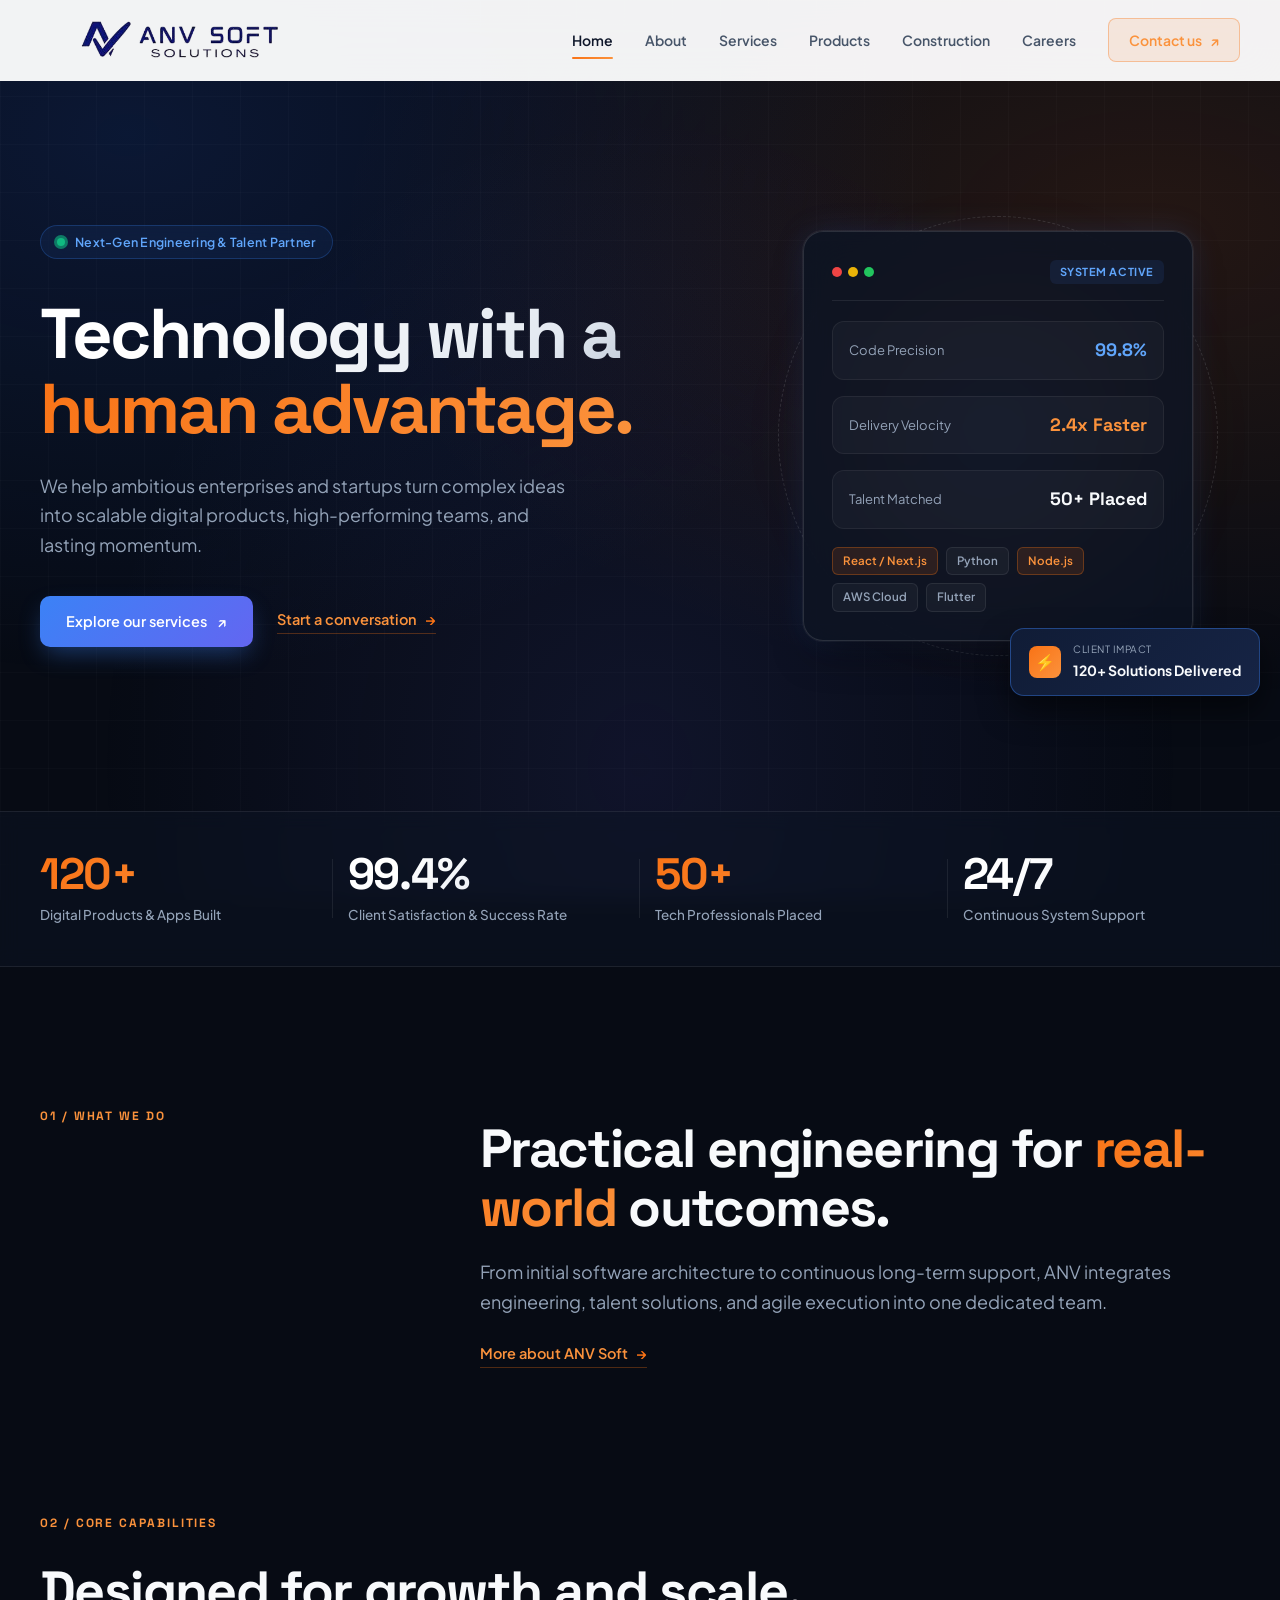
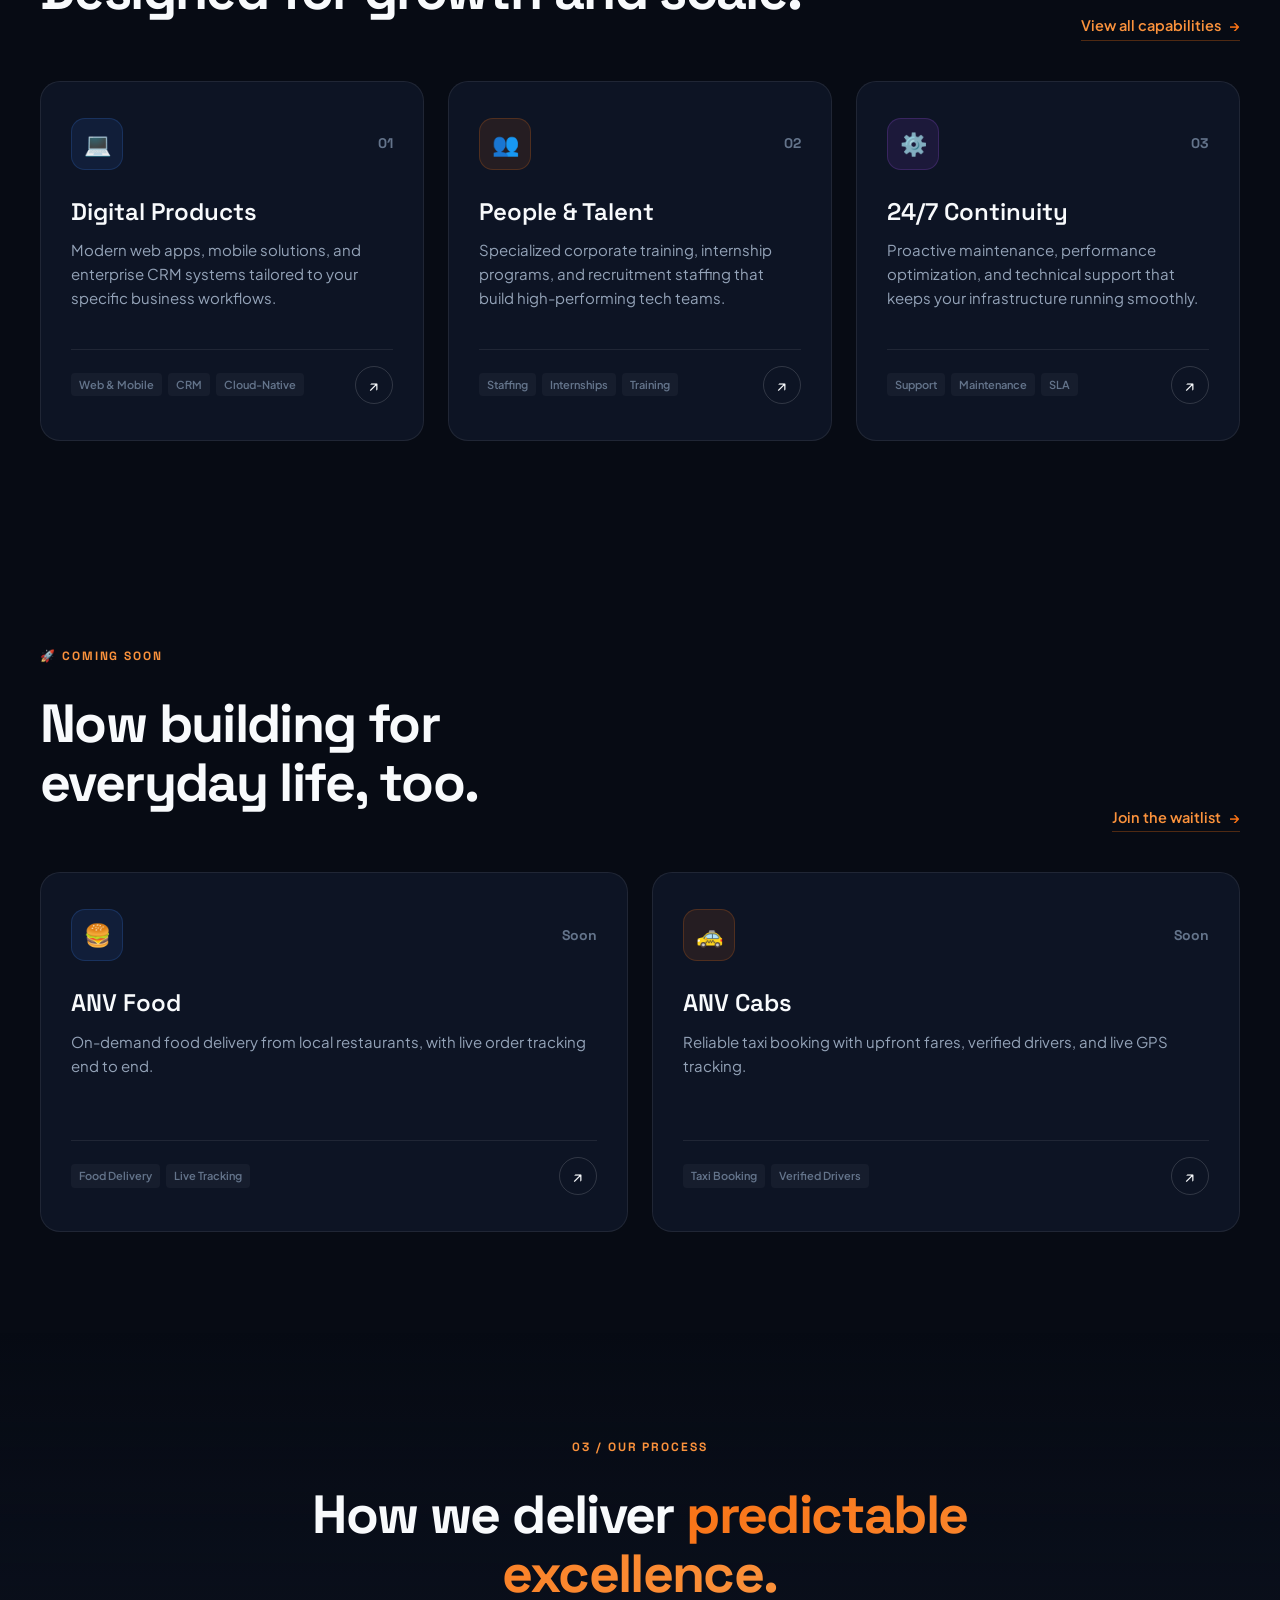
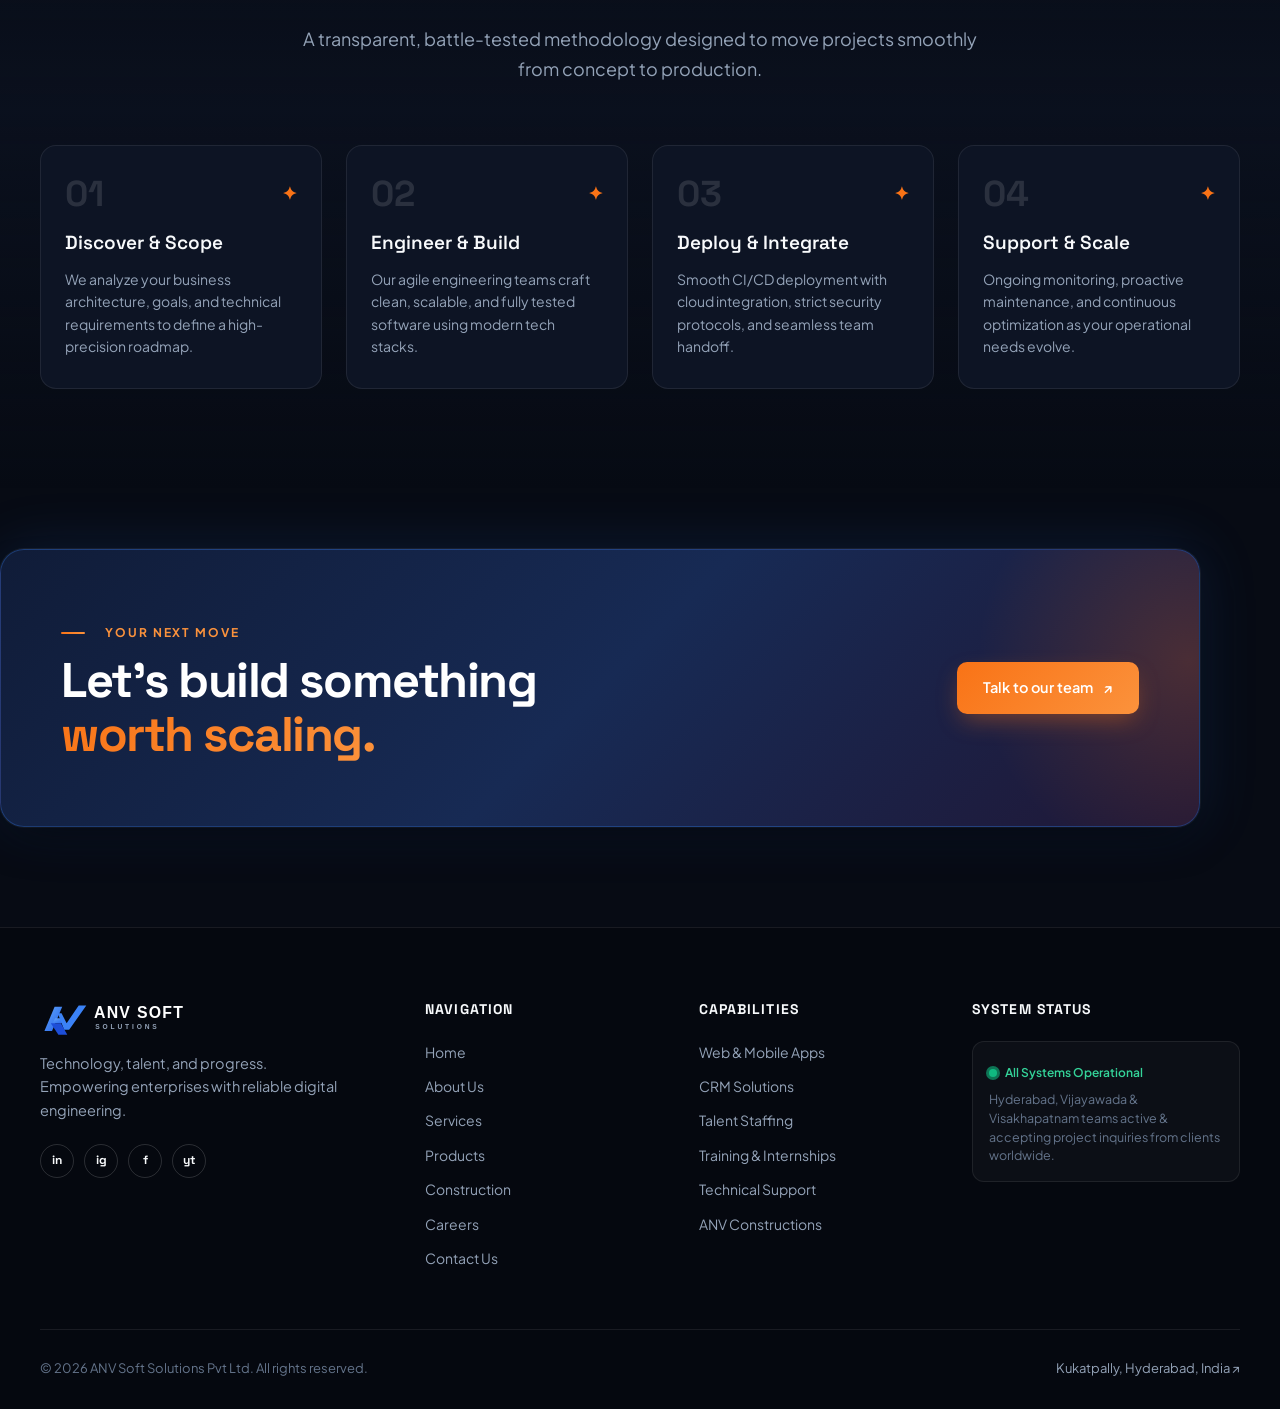
<file: index.html>
<!doctype html>
<html lang="en">
<head>
  <meta charset="UTF-8">
  <meta name="viewport" content="width=device-width, initial-scale=1.0">
  <meta name="description" content="ANV Soft Solutions delivers software, mobile apps, CRM, staffing & 24/7 support from Hyderabad, Vijayawada & Visakhapatnam for clients worldwide.">
  <meta name="keywords" content="software development company Hyderabad, software company Vijayawada, software company Visakhapatnam, web and mobile app development, CRM solutions, technology staffing, IT training and internships, construction and building design AutoCAD, remote software development team">
  <meta name="robots" content="index, follow, max-image-preview:large">
  <meta name="author" content="ANV Soft Solutions Pvt Ltd">
  <link rel="canonical" href="https://www.anvsoftsolutions.com/">
  <meta property="og:type" content="website">
  <meta property="og:url" content="https://www.anvsoftsolutions.com/">
  <meta property="og:locale" content="en_US">
  <meta property="og:title" content="ANV Soft Solutions | Technology that moves business forward">
  <meta property="og:description" content="Enterprise software development, technology staffing, professional training, construction & building design, and technical support for clients worldwide.">
  <meta property="og:site_name" content="ANV Soft Solutions">
  <meta property="og:image" content="https://www.anvsoftsolutions.com/images/logo.jpg">
  <meta name="twitter:card" content="summary">
  <meta name="twitter:title" content="ANV Soft Solutions | Technology that moves business forward">
  <meta name="twitter:description" content="Software development, staffing, training, and technical support for clients in India and worldwide.">
  <title>ANV Soft Solutions | Technology that moves business forward</title>
  <link rel="preconnect" href="https://fonts.googleapis.com">
  <link rel="preconnect" href="https://fonts.gstatic.com" crossorigin>
  <link href="https://fonts.googleapis.com/css2?family=Plus+Jakarta+Sans:wght@300;400;500;600;700;800&family=Space+Grotesk:wght@500;600;700&display=swap" rel="stylesheet">
  <link rel="stylesheet" href="css/style.css">
  <link rel="icon" type="image/svg+xml" href="images/icon.svg">
  <link rel="icon" type="image/png" sizes="32x32" href="images/favicon-32x32.png">
  <link rel="icon" type="image/png" sizes="16x16" href="images/favicon-16x16.png">
  <link rel="apple-touch-icon" sizes="180x180" href="images/apple-touch-icon.png">
  <link rel="manifest" href="site.webmanifest">
  <meta name="theme-color" content="#1d4ed8">
  <script type="application/ld+json">
  {
    "@context": "https://schema.org",
    "@type": "ProfessionalService",
    "name": "ANV Soft Solutions Pvt Ltd",
    "description": "Software development, technology staffing, professional training, and technical support from Hyderabad, Vijayawada, and Visakhapatnam.",
    "telephone": "+91-81216-01057",
    "email": "info@anvsoftsolutions.com",
    "contactPoint": {
      "@type": "ContactPoint",
      "contactType": "customer support",
      "email": "support@anvsoftsolutions.com",
      "telephone": "+91-81216-01057"
    },
    "areaServed": ["Hyderabad, Telangana, India", "Vijayawada, Andhra Pradesh, India", "Visakhapatnam, Andhra Pradesh, India", "India", "Worldwide"],
    "address": {
      "@type": "PostalAddress",
      "streetAddress": "5th Floor, Rajashekara Enclave, Metro Station JNTU College, Phase 2, Road Number 14/2, Dharma Reddy Colony Phase II, Kukatpally",
      "addressLocality": "Hyderabad",
      "addressRegion": "Telangana",
      "postalCode": "500085",
      "addressCountry": "IN"
    },
    "url": "https://www.anvsoftsolutions.com/",
    "image": "https://www.anvsoftsolutions.com/images/logo.jpg",
    "hasOfferCatalog": {
      "@type": "OfferCatalog",
      "name": "ANV Soft Solutions services",
      "itemListElement": [
        {"@type": "Offer", "itemOffered": {"@type": "Service", "name": "Web development"}},
        {"@type": "Offer", "itemOffered": {"@type": "Service", "name": "Mobile app development"}},
        {"@type": "Offer", "itemOffered": {"@type": "Service", "name": "CRM solutions"}},
        {"@type": "Offer", "itemOffered": {"@type": "Service", "name": "Software development"}},
        {"@type": "Offer", "itemOffered": {"@type": "Service", "name": "Technology staffing and training"}},
        {"@type": "Offer", "itemOffered": {"@type": "Service", "name": "Construction and building design (AutoCAD)"}}
      ]
    }
  }
  </script>
</head>
<body>

  <!-- Sticky Site Header -->
  <header class="site-header">
    <div class="container nav-wrap">
      <a class="brand" href="./" aria-label="ANV Soft Solutions Home">
        <img src="images/anv.jpg" alt="ANV Soft Solutions Logo" class="brand-logo-img" style="height: 80px; width: auto;" />
      </a>
      
      <button class="menu-toggle" aria-label="Toggle Navigation" aria-expanded="false">
        <span></span>
        <span></span>
        <span></span>
      </button>

      <nav class="main-nav">
        <a class="active" href="./">Home</a>
        <a href="about/">About</a>
        <a href="services/">Services</a>
        <a href="products/">Products</a>
        <a href="construction/">Construction</a>
        <a href="careers/">Careers</a>
        <a class="nav-contact" href="contact/">Contact us <span>↗</span></a>
      </nav>
    </div>
  </header>

  <main>
    <!-- Hero Section -->
    <section class="hero container">
      <div class="hero-copy reveal">
        <div class="badge-pill">
          <span class="pulse-dot"></span>
          <span>Next-Gen Engineering & Talent Partner</span>
        </div>
        <h1>Technology with a<br><em>human advantage.</em></h1>
        <p class="hero-text">We help ambitious enterprises and startups turn complex ideas into scalable digital products, high-performing teams, and lasting momentum.</p>
        
        <div class="hero-actions">
          <a class="button button-primary" href="services/">Explore our services <span>↗</span></a>
          <a class="text-link" href="contact/">Start a conversation <span>→</span></a>
        </div>
      </div>

      <!-- Hero Visual Interactive Canvas -->
      <div class="hero-art reveal delay-1">
        <div class="art-glow-core"></div>
        <div class="orbit-ring orbit-1"></div>
        <div class="orbit-ring orbit-2"></div>

        <!-- Glass Terminal Card -->
        <div class="art-main-card">
          <div class="art-card-header">
            <div class="art-card-dots">
              <span></span><span></span><span></span>
            </div>
            <span class="art-card-tag">SYSTEM ACTIVE</span>
          </div>

          <div class="art-stat-row">
            <div class="art-stat-item">
              <span class="art-stat-label">Code Precision</span>
              <span class="art-stat-val accent-blue">99.8%</span>
            </div>
            <div class="art-stat-item">
              <span class="art-stat-label">Delivery Velocity</span>
              <span class="art-stat-val accent-orange">2.4x Faster</span>
            </div>
            <div class="art-stat-item">
              <span class="art-stat-label">Talent Matched</span>
              <span class="art-stat-val">50+ Placed</span>
            </div>
          </div>

          <div class="art-tech-chips">
            <span class="tech-chip active">React / Next.js</span>
            <span class="tech-chip">Python</span>
            <span class="tech-chip active">Node.js</span>
            <span class="tech-chip">AWS Cloud</span>
            <span class="tech-chip">Flutter</span>
          </div>
        </div>

        <!-- Floating Metric Badge -->
        <div class="art-floating-badge">
          <div class="art-badge-icon">⚡</div>
          <div class="art-badge-text">
            <small>Client Impact</small>
            <strong>120+ Solutions Delivered</strong>
          </div>
        </div>
      </div>
    </section>

    <!-- Metrics & Trust Strip -->
    <section class="metrics-strip">
      <div class="container metrics-grid">
        <div class="metric-item reveal">
          <span class="metric-num orange">120+</span>
          <span class="metric-label">Digital Products & Apps Built</span>
        </div>
        <div class="metric-item reveal delay-1">
          <span class="metric-num">99.4%</span>
          <span class="metric-label">Client Satisfaction & Success Rate</span>
        </div>
        <div class="metric-item reveal delay-2">
          <span class="metric-num orange">50+</span>
          <span class="metric-label">Tech Professionals Placed</span>
        </div>
        <div class="metric-item reveal delay-3">
          <span class="metric-num">24/7</span>
          <span class="metric-label">Continuous System Support</span>
        </div>
      </div>
    </section>

    <!-- Intro Section -->
    <section class="section container intro-grid">
      <div class="section-label reveal">01 / What we do</div>
      <div class="reveal delay-1">
        <h2>Practical engineering for <span>real-world</span> outcomes.</h2>
        <p class="lead">From initial software architecture to continuous long-term support, ANV integrates engineering, talent solutions, and agile execution into one dedicated team.</p>
        <a class="text-link" href="about/" style="margin-top: 24px;">More about ANV Soft <span>→</span></a>
      </div>
    </section>

    <!-- Capabilities / Services Preview -->
    <section class="section container service-preview">
      <div class="section-header-flex reveal">
        <div>
          <div class="section-label">02 / Core Capabilities</div>
          <h2>Designed for growth and scale.</h2>
        </div>
        <a class="text-link" href="services/">View all capabilities <span>→</span></a>
      </div>

      <div class="service-grid">
        <!-- Card 1 -->
        <div class="card-spotlight reveal">
          <div>
            <div class="card-top">
              <div class="card-icon">💻</div>
              <span class="card-number">01</span>
            </div>
            <div class="card-content">
              <h3>Digital Products</h3>
              <p>Modern web apps, mobile solutions, and enterprise CRM systems tailored to your specific business workflows.</p>
            </div>
          </div>
          <div class="card-bottom">
            <div class="card-tags">
              <span class="tag">Web & Mobile</span>
              <span class="tag">CRM</span>
              <span class="tag">Cloud-Native</span>
            </div>
            <a href="services/#digital" class="circle-arrow" aria-label="Explore Digital Products">↗</a>
          </div>
        </div>

        <!-- Card 2 -->
        <div class="card-spotlight card-orange reveal delay-1">
          <div>
            <div class="card-top">
              <div class="card-icon">👥</div>
              <span class="card-number">02</span>
            </div>
            <div class="card-content">
              <h3>People & Talent</h3>
              <p>Specialized corporate training, internship programs, and recruitment staffing that build high-performing tech teams.</p>
            </div>
          </div>
          <div class="card-bottom">
            <div class="card-tags">
              <span class="tag">Staffing</span>
              <span class="tag">Internships</span>
              <span class="tag">Training</span>
            </div>
            <a href="services/#people" class="circle-arrow" aria-label="Explore People and Talent">↗</a>
          </div>
        </div>

        <!-- Card 3 -->
        <div class="card-spotlight card-purple reveal delay-2">
          <div>
            <div class="card-top">
              <div class="card-icon">⚙️</div>
              <span class="card-number">03</span>
            </div>
            <div class="card-content">
              <h3>24/7 Continuity</h3>
              <p>Proactive maintenance, performance optimization, and technical support that keeps your infrastructure running smoothly.</p>
            </div>
          </div>
          <div class="card-bottom">
            <div class="card-tags">
              <span class="tag">Support</span>
              <span class="tag">Maintenance</span>
              <span class="tag">SLA</span>
            </div>
            <a href="services/#support" class="circle-arrow" aria-label="Explore Technical Support">↗</a>
          </div>
        </div>
      </div>
    </section>

    <!-- Consumer Products Teaser -->
    <section class="section container">
      <div class="section-header-flex reveal">
        <div>
          <div class="section-label">🚀 Coming Soon</div>
          <h2>Now building for<br>everyday life, too.</h2>
        </div>
        <a class="text-link" href="products/">Join the waitlist <span>→</span></a>
      </div>

      <div style="display: grid; grid-template-columns: repeat(auto-fit, minmax(280px, 1fr)); gap: 24px;">
        <div class="card-spotlight reveal">
          <div>
            <div class="card-top">
              <div class="card-icon">🍔</div>
              <span class="card-number">Soon</span>
            </div>
            <div class="card-content">
              <h3>ANV Food</h3>
              <p>On-demand food delivery from local restaurants, with live order tracking end to end.</p>
            </div>
          </div>
          <div class="card-bottom">
            <div class="card-tags">
              <span class="tag">Food Delivery</span>
              <span class="tag">Live Tracking</span>
            </div>
            <a href="products/" class="circle-arrow" aria-label="Explore ANV Food">↗</a>
          </div>
        </div>

        <div class="card-spotlight card-orange reveal delay-1">
          <div>
            <div class="card-top">
              <div class="card-icon">🚕</div>
              <span class="card-number">Soon</span>
            </div>
            <div class="card-content">
              <h3>ANV Cabs</h3>
              <p>Reliable taxi booking with upfront fares, verified drivers, and live GPS tracking.</p>
            </div>
          </div>
          <div class="card-bottom">
            <div class="card-tags">
              <span class="tag">Taxi Booking</span>
              <span class="tag">Verified Drivers</span>
            </div>
            <a href="products/" class="circle-arrow" aria-label="Explore ANV Cabs">↗</a>
          </div>
        </div>
      </div>
    </section>

    <!-- Workflow / Process Section -->
    <section class="section process-section">
      <div class="container">
        <div class="section-head-center reveal">
          <div class="section-label">03 / Our Process</div>
          <h2>How we deliver <span>predictable excellence.</span></h2>
          <p class="lead">A transparent, battle-tested methodology designed to move projects smoothly from concept to production.</p>
        </div>

        <div class="process-grid">
          <div class="process-step reveal">
            <div class="step-num">01 <span>✦</span></div>
            <h4>Discover & Scope</h4>
            <p>We analyze your business architecture, goals, and technical requirements to define a high-precision roadmap.</p>
          </div>

          <div class="process-step reveal delay-1">
            <div class="step-num">02 <span>✦</span></div>
            <h4>Engineer & Build</h4>
            <p>Our agile engineering teams craft clean, scalable, and fully tested software using modern tech stacks.</p>
          </div>

          <div class="process-step reveal delay-2">
            <div class="step-num">03 <span>✦</span></div>
            <h4>Deploy & Integrate</h4>
            <p>Smooth CI/CD deployment with cloud integration, strict security protocols, and seamless team handoff.</p>
          </div>

          <div class="process-step reveal delay-3">
            <div class="step-num">04 <span>✦</span></div>
            <h4>Support & Scale</h4>
            <p>Ongoing monitoring, proactive maintenance, and continuous optimization as your operational needs evolve.</p>
          </div>
        </div>
      </div>
    </section>

    <!-- Call to Action Banner -->
    <section class="container cta-band">
      <div class="cta-box reveal">
        <div class="cta-inner">
          <div>
            <div class="eyebrow" style="color: var(--orange-light);"><span></span> YOUR NEXT MOVE</div>
            <h2>Let's build something<br><em>worth scaling.</em></h2>
          </div>
          <a class="button button-orange" href="contact/">Talk to our team <span>↗</span></a>
        </div>
      </div>
    </section>
  </main>

  <!-- Footer -->
  <footer class="site-footer">
    <div class="container footer-grid">
      <div class="footer-about">
        <a class="brand" href="./" aria-label="ANV Soft Solutions Home">
          <img src="images/logo-white.svg" alt="ANV Soft Solutions Logo" style="height: 38px; width: auto;" />
        </a>
        <p>Technology, talent, and progress.<br>Empowering enterprises with reliable digital engineering.</p>
        <div class="social-links" aria-label="Social media links">
          <a href="#" class="social-icon" data-social-placeholder title="LinkedIn profile coming soon" aria-label="LinkedIn">in</a>
          <a href="#" class="social-icon" data-social-placeholder title="Instagram profile coming soon" aria-label="Instagram">ig</a>
          <a href="#" class="social-icon" data-social-placeholder title="Facebook profile coming soon" aria-label="Facebook">f</a>
          <a href="#" class="social-icon" data-social-placeholder title="YouTube channel coming soon" aria-label="YouTube">yt</a>
        </div>
      </div>

      <div class="footer-col">
        <h4>Navigation</h4>
        <div class="footer-col-links">
          <a href="./">Home</a>
          <a href="about/">About Us</a>
          <a href="services/">Services</a>
          <a href="products/">Products</a>
          <a href="construction/">Construction</a>
          <a href="careers/">Careers</a>
          <a href="contact/">Contact Us</a>
        </div>
      </div>

      <div class="footer-col">
        <h4>Capabilities</h4>
        <div class="footer-col-links">
          <a href="services/#digital">Web & Mobile Apps</a>
          <a href="services/#digital">CRM Solutions</a>
          <a href="services/#people">Talent Staffing</a>
          <a href="services/#people">Training & Internships</a>
          <a href="services/#support">Technical Support</a>
          <a href="construction/">ANV Constructions</a>
        </div>
      </div>

      <div class="footer-col">
        <h4>System Status</h4>
        <div class="footer-status-box">
          <div class="footer-status-pill">
            <span class="pulse-dot"></span>
            <span>All Systems Operational</span>
          </div>
          <p>Hyderabad, Vijayawada & Visakhapatnam teams active & accepting project inquiries from clients worldwide.</p>
        </div>
      </div>
    </div>

    <div class="container footer-bottom">
      <span>© 2026 ANV Soft Solutions Pvt Ltd. All rights reserved.</span>
      <a href="https://maps.google.com/?q=Rajashekara+Enclave+Kukatpally+Hyderabad" target="_blank" rel="noreferrer">Kukatpally, Hyderabad, India ↗</a>
    </div>
  </footer>

  <script src="js/script.js"></script>
</body>
</html>
</file>
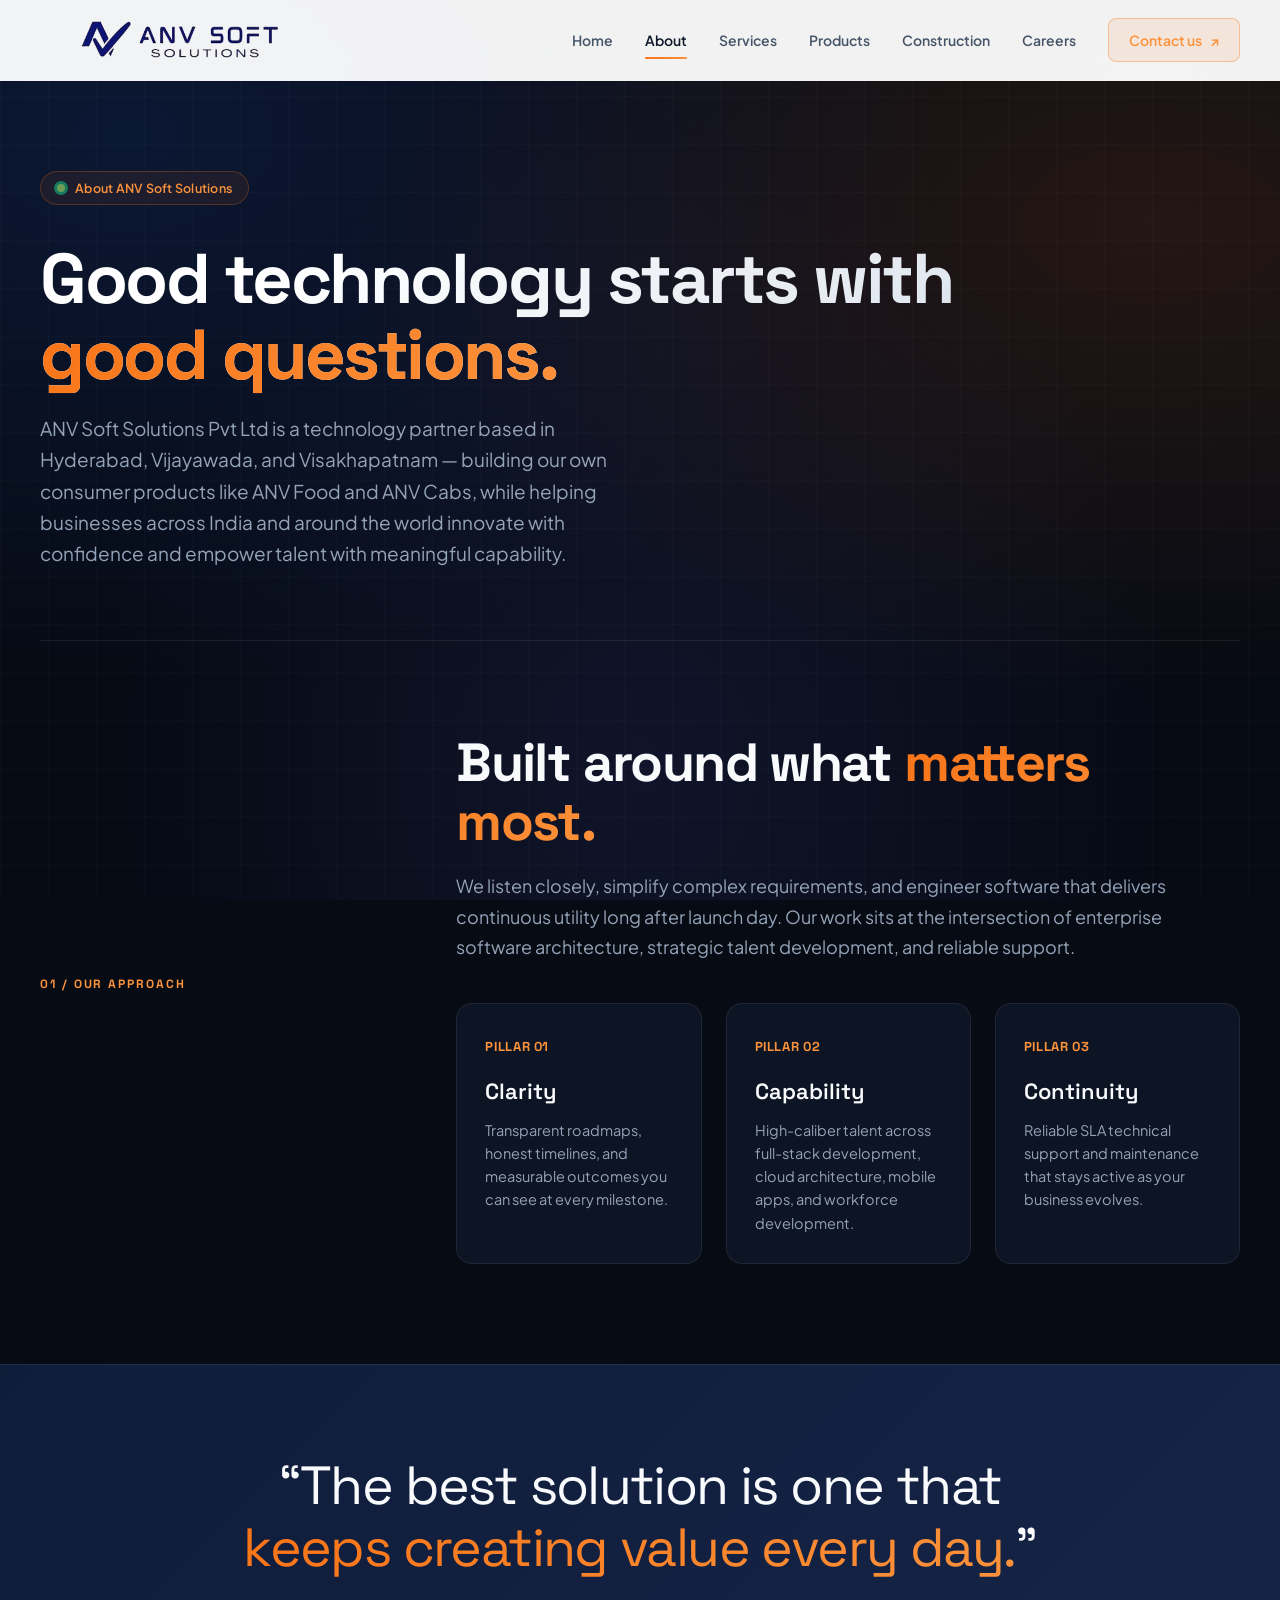
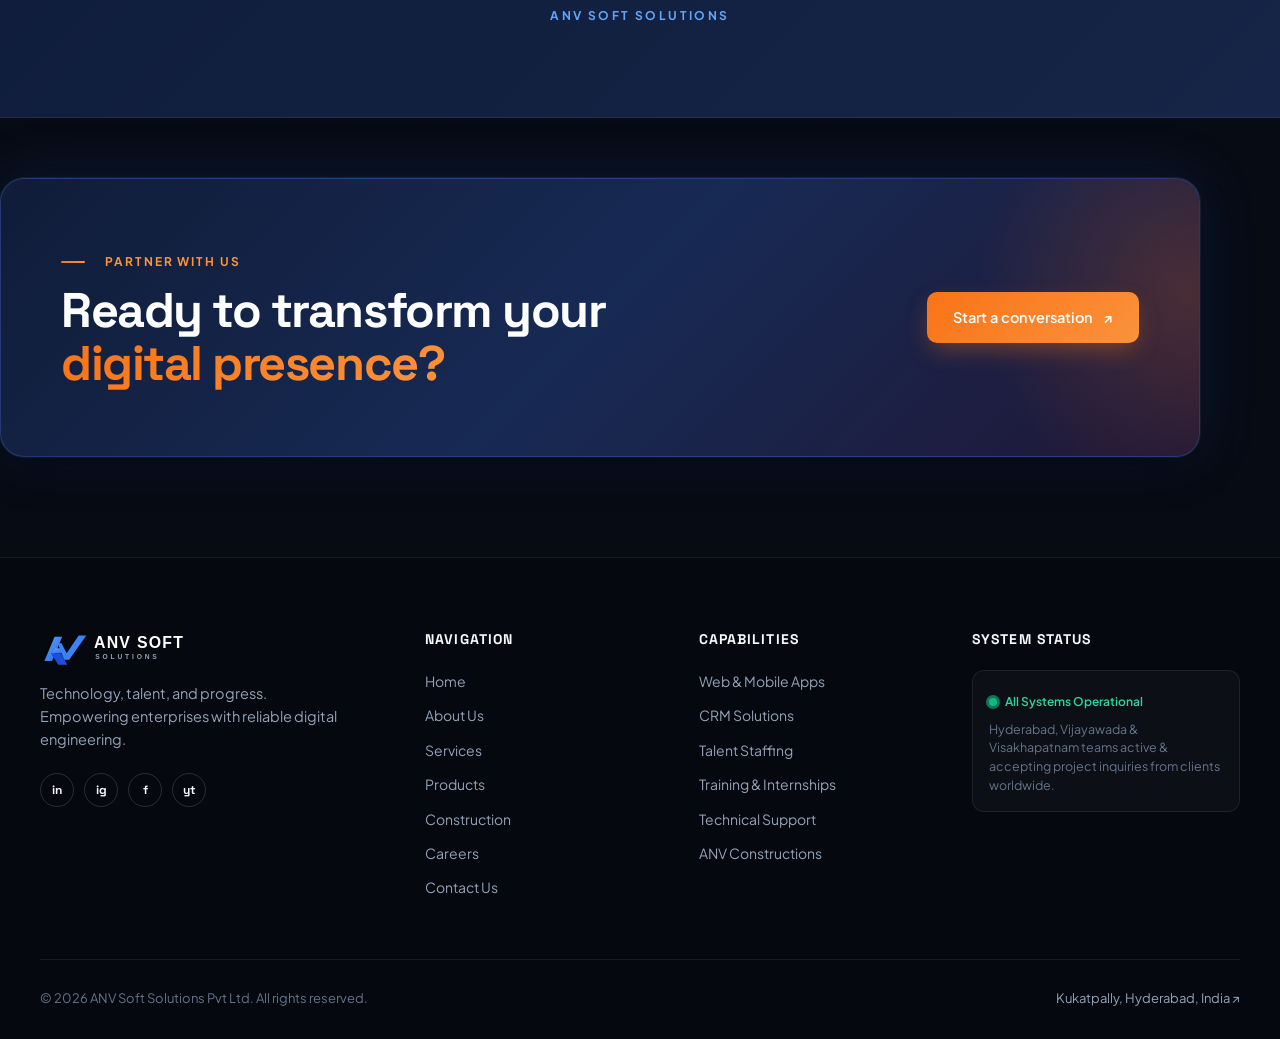
<file: about/index.html>
<!doctype html>
<html lang="en">
<head>
  <meta charset="UTF-8">
  <meta name="viewport" content="width=device-width, initial-scale=1.0">
  <meta name="description" content="ANV Soft Solutions is a technology and talent consultancy based in Hyderabad, Vijayawada & Visakhapatnam, serving clients across India and worldwide.">
  <meta name="keywords" content="about ANV Soft Solutions, software company Hyderabad, software company Vijayawada, software company Visakhapatnam, technology consultancy India, IT talent partner">
  <meta name="robots" content="index, follow, max-image-preview:large">
  <meta name="author" content="ANV Soft Solutions Pvt Ltd">
  <link rel="canonical" href="https://www.anvsoftsolutions.com/about/">
  <meta property="og:type" content="website">
  <meta property="og:url" content="https://www.anvsoftsolutions.com/about/">
  <meta property="og:locale" content="en_US">
  <meta property="og:title" content="About ANV Soft Solutions | Hyderabad Technology Partner">
  <meta property="og:description" content="Meet the Hyderabad-based team helping businesses worldwide build better software and stronger technology capabilities.">
  <meta property="og:site_name" content="ANV Soft Solutions">
  <meta property="og:image" content="https://www.anvsoftsolutions.com/images/logo.jpg">
  <meta name="twitter:card" content="summary">
  <meta name="twitter:title" content="About ANV Soft Solutions | Hyderabad Technology Partner">
  <meta name="twitter:description" content="Meet the Hyderabad-based team helping businesses worldwide build better software and stronger technology capabilities.">
  <title>About ANV Soft Solutions | Hyderabad Technology Partner</title>
  <link rel="preconnect" href="https://fonts.googleapis.com">
  <link rel="preconnect" href="https://fonts.gstatic.com" crossorigin>
  <link href="https://fonts.googleapis.com/css2?family=Plus+Jakarta+Sans:wght@300;400;500;600;700;800&family=Space+Grotesk:wght@500;600;700&display=swap" rel="stylesheet">
  <link rel="stylesheet" href="../css/style.css">
  <link rel="icon" type="image/svg+xml" href="../images/icon.svg">
  <link rel="icon" type="image/png" sizes="32x32" href="../images/favicon-32x32.png">
  <link rel="icon" type="image/png" sizes="16x16" href="../images/favicon-16x16.png">
  <link rel="apple-touch-icon" sizes="180x180" href="../images/apple-touch-icon.png">
  <link rel="manifest" href="../site.webmanifest">
  <meta name="theme-color" content="#1d4ed8">
  <script type="application/ld+json">
  {
    "@context": "https://schema.org",
    "@type": "AboutPage",
    "name": "About ANV Soft Solutions",
    "url": "https://www.anvsoftsolutions.com/about/",
    "mainEntity": {
      "@type": "Organization",
      "name": "ANV Soft Solutions Pvt Ltd",
      "url": "https://www.anvsoftsolutions.com/",
      "email": "info@anvsoftsolutions.com",
      "telephone": "+91-81216-01057",
      "address": {
        "@type": "PostalAddress",
        "streetAddress": "5th Floor, Rajashekara Enclave, Metro Station JNTU College, Phase 2, Road Number 14/2, Kukatpally",
        "addressLocality": "Hyderabad",
        "addressRegion": "Telangana",
        "postalCode": "500085",
        "addressCountry": "IN"
      },
      "areaServed": ["Hyderabad, Telangana, India", "Vijayawada, Andhra Pradesh, India", "Visakhapatnam, Andhra Pradesh, India", "India", "Worldwide"]
    }
  }
  </script>
</head>
<body>

  <!-- Sticky Site Header -->
  <header class="site-header">
    <div class="container nav-wrap">
      <a class="brand" href="../" aria-label="ANV Soft Solutions Home">
        <img src="../images/anv.jpg" alt="ANV Soft Solutions Logo" style="height: 80px; width: auto;" />
      </a>
      
      <button class="menu-toggle" aria-label="Toggle Navigation" aria-expanded="false">
        <span></span>
        <span></span>
        <span></span>
      </button>

      <nav class="main-nav">
        <a href="../">Home</a>
        <a class="active" href="../about/">About</a>
        <a href="../services/">Services</a>
        <a href="../products/">Products</a>
        <a href="../construction/">Construction</a>
        <a href="../careers/">Careers</a>
        <a class="nav-contact" href="../contact/">Contact us <span>↗</span></a>
      </nav>
    </div>
  </header>

  <main>
    <!-- Page Hero -->
    <section class="page-hero container">
      <div class="badge-pill badge-pill-orange">
        <span class="pulse-dot" style="background: var(--orange);"></span>
        <span>About ANV Soft Solutions</span>
      </div>
      <h1>Good technology starts with<br><em>good questions.</em></h1>
      <p class="page-intro">ANV Soft Solutions Pvt Ltd is a technology partner based in Hyderabad, Vijayawada, and Visakhapatnam — building our own consumer products like ANV Food and ANV Cabs, while helping businesses across India and around the world innovate with confidence and empower talent with meaningful capability.</p>
    </section>

    <!-- Split Section / Approach -->
    <section class="section container split-section">
      <div class="section-label reveal">01 / Our approach</div>
      <div class="reveal delay-1">
        <h2>Built around what <span>matters most.</span></h2>
        <p class="lead">We listen closely, simplify complex requirements, and engineer software that delivers continuous utility long after launch day. Our work sits at the intersection of enterprise software architecture, strategic talent development, and reliable support.</p>
        
        <div class="values-grid">
          <div class="value-card">
            <strong>PILLAR 01</strong>
            <h3>Clarity</h3>
            <p>Transparent roadmaps, honest timelines, and measurable outcomes you can see at every milestone.</p>
          </div>

          <div class="value-card">
            <strong>PILLAR 02</strong>
            <h3>Capability</h3>
            <p>High-caliber talent across full-stack development, cloud architecture, mobile apps, and workforce development.</p>
          </div>

          <div class="value-card">
            <strong>PILLAR 03</strong>
            <h3>Continuity</h3>
            <p>Reliable SLA technical support and maintenance that stays active as your business evolves.</p>
          </div>
        </div>
      </div>
    </section>

    <!-- Quote Band -->
    <section class="quote-band reveal">
      <div class="container">
        <p>“The best solution is one that<br><em>keeps creating value every day.</em>”</p>
        <span>ANV SOFT SOLUTIONS</span>
      </div>
    </section>

    <!-- CTA Band -->
    <section class="container cta-band">
      <div class="cta-box reveal">
        <div class="cta-inner">
          <div>
            <div class="eyebrow" style="color: var(--orange-light);"><span></span> PARTNER WITH US</div>
            <h2>Ready to transform your<br><em>digital presence?</em></h2>
          </div>
          <a class="button button-orange" href="../contact/">Start a conversation <span>↗</span></a>
        </div>
      </div>
    </section>
  </main>

  <!-- Footer -->
  <footer class="site-footer">
    <div class="container footer-grid">
      <div class="footer-about">
        <a class="brand" href="../" aria-label="ANV Soft Solutions Home">
          <img src="../images/logo-white.svg" alt="ANV Soft Solutions Logo" style="height: 38px; width: auto;" />
        </a>
        <p>Technology, talent, and progress.<br>Empowering enterprises with reliable digital engineering.</p>
        <div class="social-links" aria-label="Social media links">
          <a href="#" class="social-icon" data-social-placeholder title="LinkedIn profile coming soon" aria-label="LinkedIn">in</a>
          <a href="#" class="social-icon" data-social-placeholder title="Instagram profile coming soon" aria-label="Instagram">ig</a>
          <a href="#" class="social-icon" data-social-placeholder title="Facebook profile coming soon" aria-label="Facebook">f</a>
          <a href="#" class="social-icon" data-social-placeholder title="YouTube channel coming soon" aria-label="YouTube">yt</a>
        </div>
      </div>

      <div class="footer-col">
        <h4>Navigation</h4>
        <div class="footer-col-links">
          <a href="../">Home</a>
          <a href="../about/">About Us</a>
          <a href="../services/">Services</a>
          <a href="../products/">Products</a>
          <a href="../construction/">Construction</a>
          <a href="../careers/">Careers</a>
          <a href="../contact/">Contact Us</a>
        </div>
      </div>

      <div class="footer-col">
        <h4>Capabilities</h4>
        <div class="footer-col-links">
          <a href="../services/#digital">Web & Mobile Apps</a>
          <a href="../services/#digital">CRM Solutions</a>
          <a href="../services/#people">Talent Staffing</a>
          <a href="../services/#people">Training & Internships</a>
          <a href="../services/#support">Technical Support</a>
          <a href="../construction/">ANV Constructions</a>
        </div>
      </div>

      <div class="footer-col">
        <h4>System Status</h4>
        <div class="footer-status-box">
          <div class="footer-status-pill">
            <span class="pulse-dot"></span>
            <span>All Systems Operational</span>
          </div>
          <p>Hyderabad, Vijayawada & Visakhapatnam teams active & accepting project inquiries from clients worldwide.</p>
        </div>
      </div>
    </div>

    <div class="container footer-bottom">
      <span>© 2026 ANV Soft Solutions Pvt Ltd. All rights reserved.</span>
      <a href="https://maps.google.com/?q=Rajashekara+Enclave+Kukatpally+Hyderabad" target="_blank" rel="noreferrer">Kukatpally, Hyderabad, India ↗</a>
    </div>
  </footer>

  <script src="../js/script.js"></script>
</body>
</html>
</file>
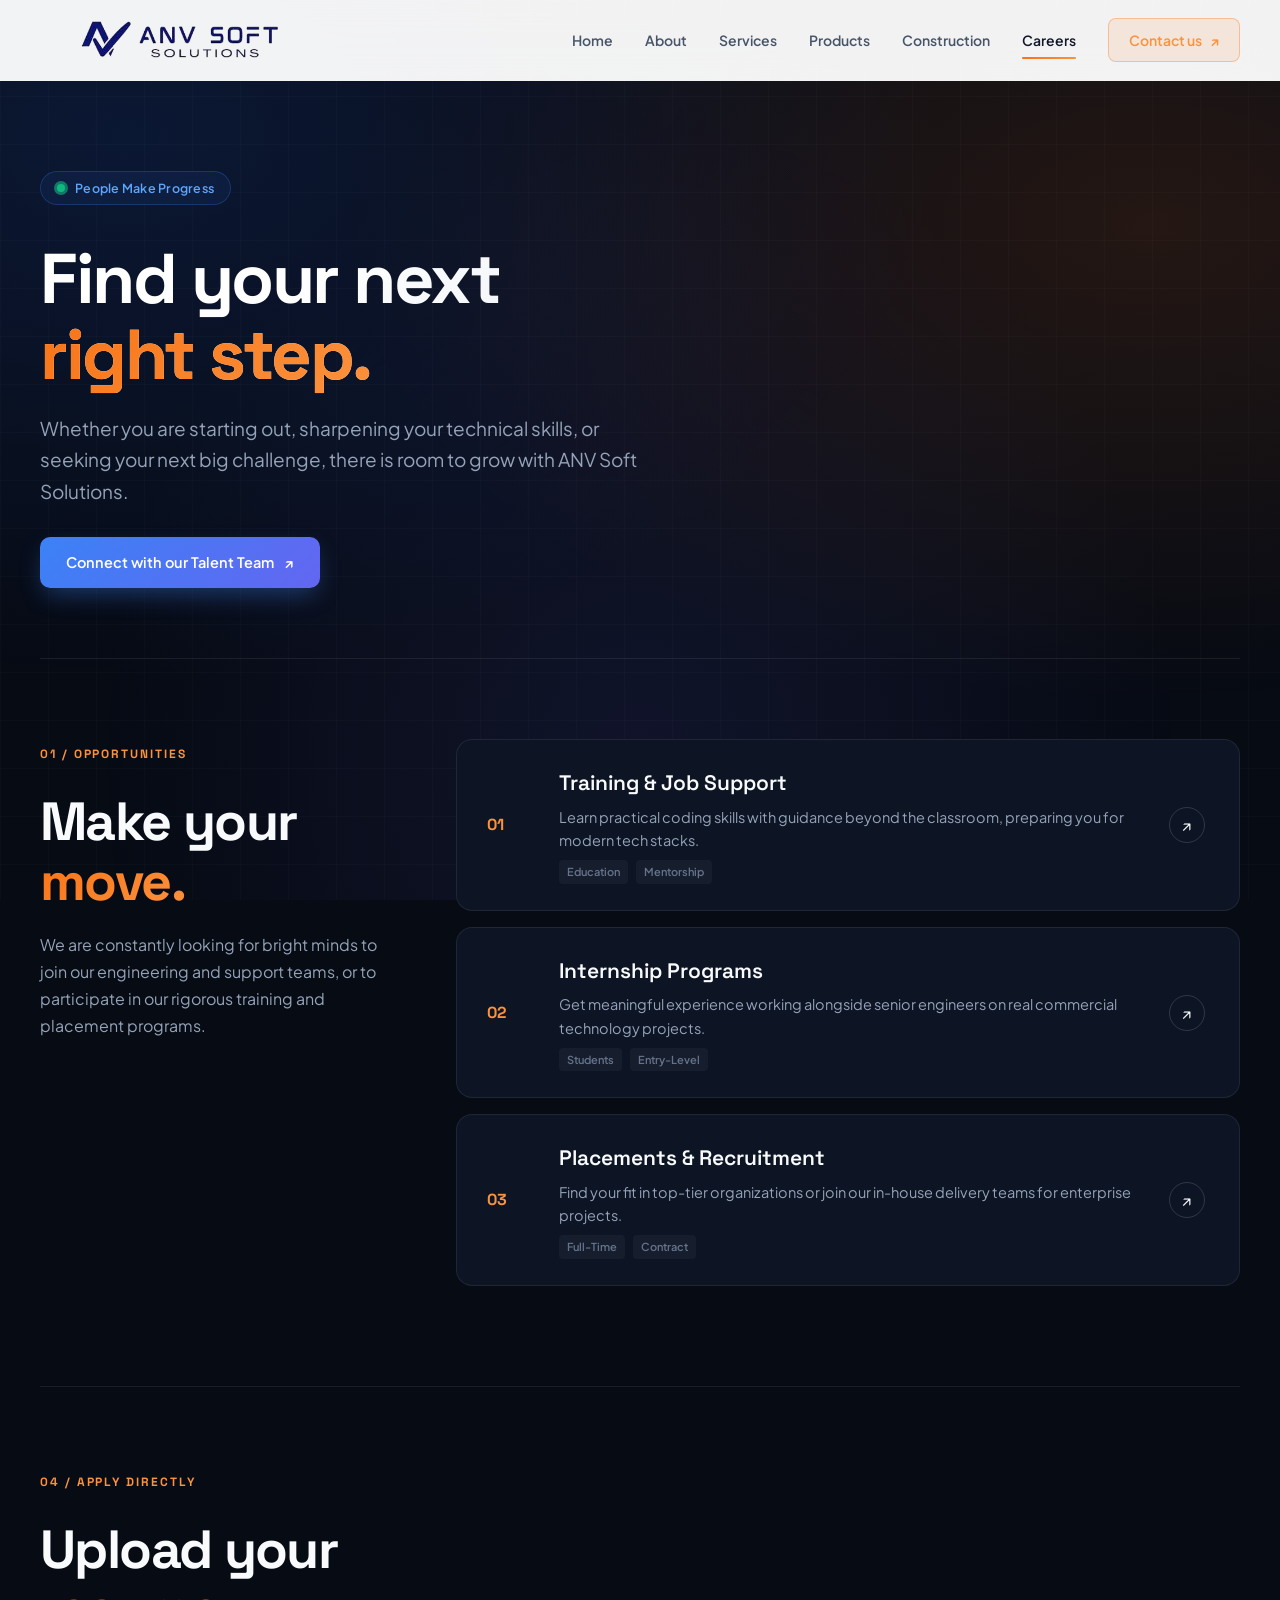
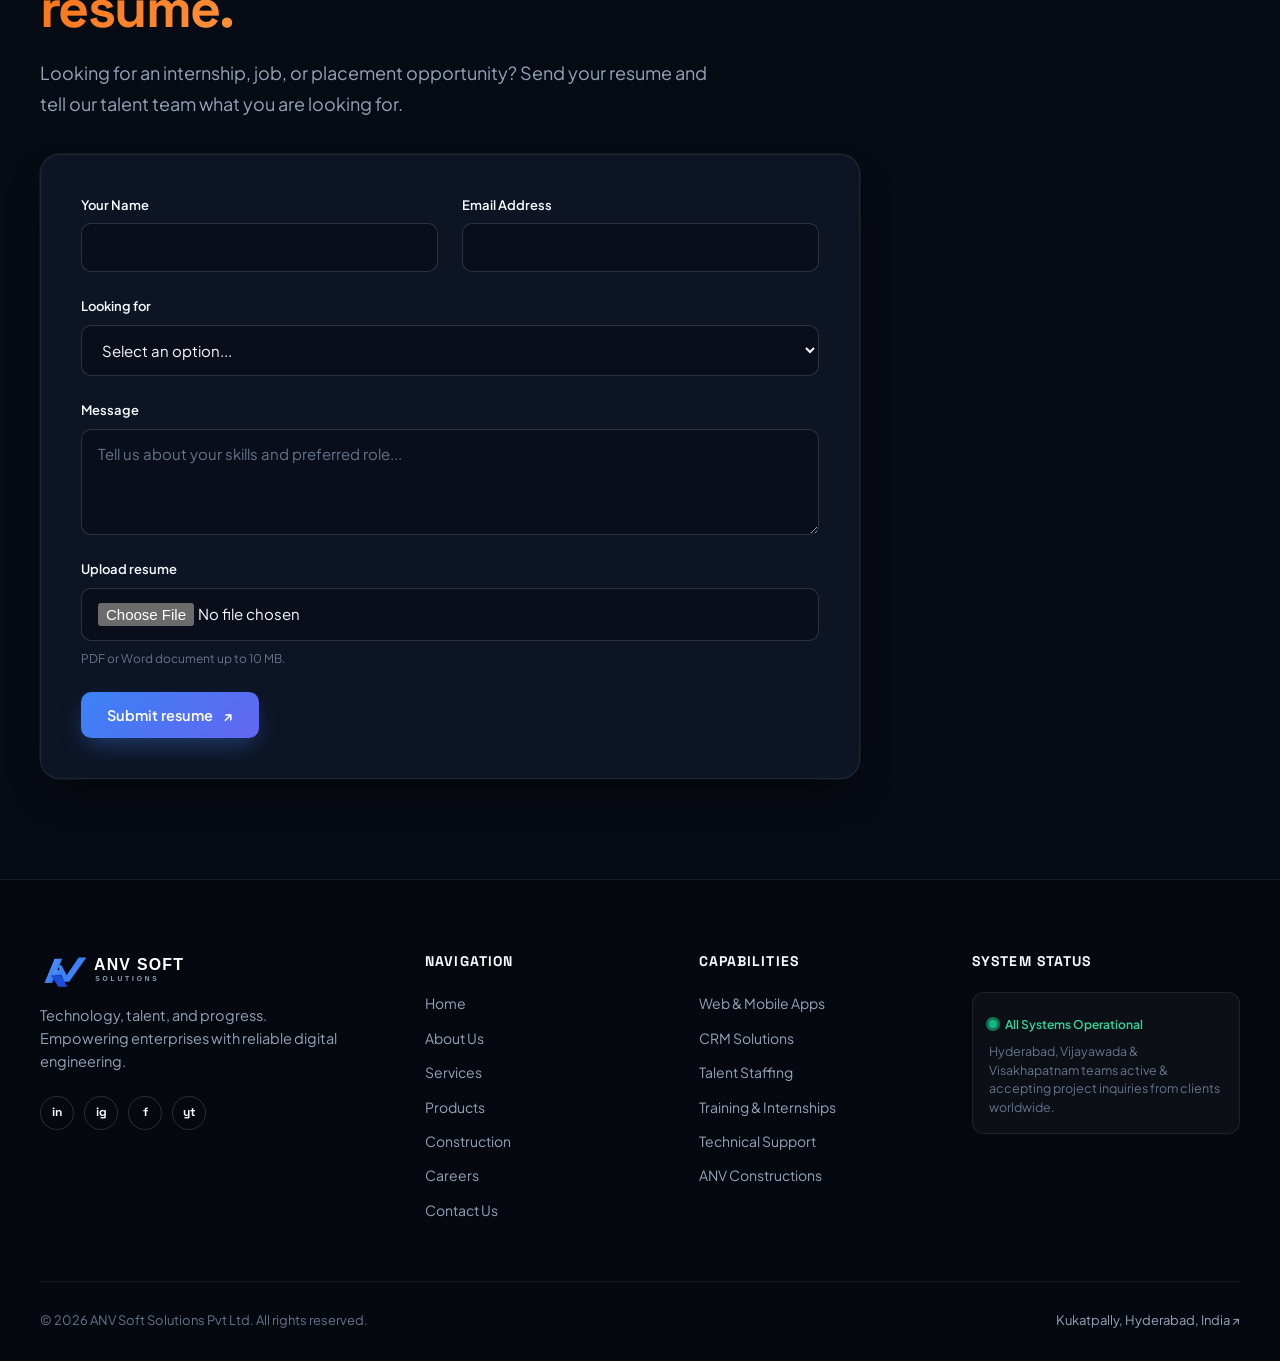
<file: careers/index.html>
<!doctype html>
<html lang="en">
<head>
  <meta charset="UTF-8">
  <meta name="viewport" content="width=device-width, initial-scale=1.0">
  <meta name="description" content="Software internship, training, job support, recruitment & placements with ANV Soft Solutions in Hyderabad, Vijayawada & Visakhapatnam. Apply today.">
  <meta name="keywords" content="software internship Hyderabad, software internship Vijayawada, software internship Visakhapatnam, IT internship programs, training and job support, recruitment and placements, career opportunities in software">
  <meta name="robots" content="index, follow, max-image-preview:large">
  <meta name="author" content="ANV Soft Solutions Pvt Ltd">
  <link rel="canonical" href="https://www.anvsoftsolutions.com/careers/">
  <meta property="og:type" content="website">
  <meta property="og:url" content="https://www.anvsoftsolutions.com/careers/">
  <meta property="og:locale" content="en_US">
  <meta property="og:title" content="Software Internships, Training & Placements | ANV Soft Solutions">
  <meta property="og:description" content="Hands-on software internship programs, training and job support, recruitment, contract staffing, and placement opportunities with ANV Soft Solutions, Hyderabad.">
  <meta property="og:site_name" content="ANV Soft Solutions">
  <meta property="og:image" content="https://www.anvsoftsolutions.com/images/logo.jpg">
  <meta name="twitter:card" content="summary">
  <meta name="twitter:title" content="Software Internships, Training & Placements | ANV Soft Solutions">
  <meta name="twitter:description" content="Hands-on software internship programs, training, recruitment, and placements with ANV Soft Solutions, Hyderabad.">
  <title>Software Internships, Training & Placements | ANV Soft Solutions</title>
  <link rel="preconnect" href="https://fonts.googleapis.com">
  <link rel="preconnect" href="https://fonts.gstatic.com" crossorigin>
  <link href="https://fonts.googleapis.com/css2?family=Plus+Jakarta+Sans:wght@300;400;500;600;700;800&family=Space+Grotesk:wght@500;600;700&display=swap" rel="stylesheet">
  <link rel="stylesheet" href="../css/style.css">
  <link rel="icon" type="image/svg+xml" href="../images/icon.svg">
  <link rel="icon" type="image/png" sizes="32x32" href="../images/favicon-32x32.png">
  <link rel="icon" type="image/png" sizes="16x16" href="../images/favicon-16x16.png">
  <link rel="apple-touch-icon" sizes="180x180" href="../images/apple-touch-icon.png">
  <link rel="manifest" href="../site.webmanifest">
  <meta name="theme-color" content="#1d4ed8">
  <script type="application/ld+json">
  {
    "@context": "https://schema.org",
    "@type": "EducationalOccupationalProgram",
    "name": "Software Internship Program",
    "description": "Hands-on software internship program giving students and early-career engineers real project exposure, mentorship, and training with ANV Soft Solutions in Hyderabad.",
    "provider": {
      "@type": "Organization",
      "name": "ANV Soft Solutions Pvt Ltd",
      "sameAs": "https://www.anvsoftsolutions.com/"
    },
    "occupationalCategory": "Software Development",
    "programType": "Internship",
    "educationalProgramMode": "onsite",
    "programPrerequisites": "Open to students and recent graduates in computer science or related fields",
    "timeToComplete": "P3M",
    "areaServed": ["Hyderabad, Telangana, India", "Vijayawada, Andhra Pradesh, India", "Visakhapatnam, Andhra Pradesh, India", "India", "Worldwide"]
  }
  </script>
</head>
<body>

  <!-- Sticky Site Header -->
  <header class="site-header">
    <div class="container nav-wrap">
      <a class="brand" href="../" aria-label="ANV Soft Solutions Home">
        <img src="../images/anv.jpg" alt="ANV Soft Solutions Logo" style="height: 80px; width: auto;" />
      </a>
      
      <button class="menu-toggle" aria-label="Toggle Navigation" aria-expanded="false">
        <span></span>
        <span></span>
        <span></span>
      </button>

      <nav class="main-nav">
        <a href="../">Home</a>
        <a href="../about/">About</a>
        <a href="../services/">Services</a>
        <a href="../products/">Products</a>
        <a href="../construction/">Construction</a>
        <a class="active" href="../careers/">Careers</a>
        <a class="nav-contact" href="../contact/">Contact us <span>↗</span></a>
      </nav>
    </div>
  </header>

  <main>
    <!-- Page Hero -->
    <section class="page-hero container">
      <div class="badge-pill">
        <span class="pulse-dot"></span>
        <span>People Make Progress</span>
      </div>
      <h1>Find your next<br><em>right step.</em></h1>
      <p class="page-intro">Whether you are starting out, sharpening your technical skills, or seeking your next big challenge, there is room to grow with ANV Soft Solutions.</p>
      <div style="margin-top: 30px;">
        <a class="button button-primary" href="../contact/">Connect with our Talent Team <span>↗</span></a>
      </div>
    </section>

    <!-- Career Opportunities Grid -->
    <section class="section container career-grid">
      <div class="reveal">
        <div class="section-label">01 / Opportunities</div>
        <h2>Make your<br><span>move.</span></h2>
        <p class="lead" style="font-size: 16px; margin-top: 20px;">We are constantly looking for bright minds to join our engineering and support teams, or to participate in our rigorous training and placement programs.</p>
      </div>
      
      <div class="opportunity-list">
        <!-- Opportunity 1 -->
        <a href="../contact/" class="opportunity-card reveal">
          <span class="opportunity-num">01</span>
          <div class="opportunity-content">
            <h3>Training & Job Support</h3>
            <p>Learn practical coding skills with guidance beyond the classroom, preparing you for modern tech stacks.</p>
            <div class="opportunity-tags">
              <span class="tag">Education</span>
              <span class="tag">Mentorship</span>
            </div>
          </div>
          <div class="opportunity-arrow">↗</div>
        </a>

        <!-- Opportunity 2 -->
        <a href="../contact/" class="opportunity-card reveal delay-1">
          <span class="opportunity-num">02</span>
          <div class="opportunity-content">
            <h3>Internship Programs</h3>
            <p>Get meaningful experience working alongside senior engineers on real commercial technology projects.</p>
            <div class="opportunity-tags">
              <span class="tag">Students</span>
              <span class="tag">Entry-Level</span>
            </div>
          </div>
          <div class="opportunity-arrow">↗</div>
        </a>

        <!-- Opportunity 3 -->
        <a href="../contact/" class="opportunity-card reveal delay-2">
          <span class="opportunity-num">03</span>
          <div class="opportunity-content">
            <h3>Placements & Recruitment</h3>
            <p>Find your fit in top-tier organizations or join our in-house delivery teams for enterprise projects.</p>
            <div class="opportunity-tags">
              <span class="tag">Full-Time</span>
              <span class="tag">Contract</span>
            </div>
          </div>
          <div class="opportunity-arrow">↗</div>
        </a>
      </div>
    </section>

    <section class="section container upload-section">
      <div class="section-label">04 / Apply directly</div>
      <h2>Upload your<br><span>resume.</span></h2>
      <p class="lead upload-intro">Looking for an internship, job, or placement opportunity? Send your resume and tell our talent team what you are looking for.</p>

      <form class="upload-form" action="https://formsubmit.co/e64e12b4fffeac67bfb1af286a8ea241" method="POST" enctype="multipart/form-data">
        <input type="hidden" name="_subject" value="New resume submission">
        <input type="hidden" name="_template" value="table">
        <input type="hidden" name="_captcha" value="false">
        <input type="hidden" name="_next" value="https://www.anvsoftsolutions.com/careers/?sent=resume">
        <div class="upload-form-grid">
          <div class="form-group">
            <label for="applicant-name">Your Name</label>
            <input id="applicant-name" name="name" type="text" required>
          </div>
          <div class="form-group">
            <label for="applicant-email">Email Address</label>
            <input id="applicant-email" name="email" type="email" required>
          </div>
        </div>
        <div class="form-group">
          <label for="applicant-interest">Looking for</label>
          <select id="applicant-interest" name="interest" required>
            <option value="" disabled selected>Select an option...</option>
            <option value="internship">Internship</option>
            <option value="job">Job opportunity</option>
            <option value="placement">Placement support</option>
            <option value="training">Training and job support</option>
          </select>
        </div>
        <div class="form-group">
          <label for="applicant-message">Message</label>
          <textarea id="applicant-message" name="message" rows="4" placeholder="Tell us about your skills and preferred role..." required></textarea>
        </div>
        <div class="form-group">
          <label for="resume-file">Upload resume</label>
          <input id="resume-file" name="attachment" type="file" accept=".pdf,.doc,.docx" required>
          <small class="upload-help">PDF or Word document up to 10 MB.</small>
        </div>
        <button class="button button-primary" type="submit">Submit resume <span>↗</span></button>
      </form>
    </section>
  </main>

  <!-- Footer -->
  <footer class="site-footer">
    <div class="container footer-grid">
      <div class="footer-about">
        <a class="brand" href="../" aria-label="ANV Soft Solutions Home">
          <img src="../images/logo-white.svg" alt="ANV Soft Solutions Logo" style="height: 38px; width: auto;" />
        </a>
        <p>Technology, talent, and progress.<br>Empowering enterprises with reliable digital engineering.</p>
        <div class="social-links" aria-label="Social media links">
          <a href="#" class="social-icon" data-social-placeholder title="LinkedIn profile coming soon" aria-label="LinkedIn">in</a>
          <a href="#" class="social-icon" data-social-placeholder title="Instagram profile coming soon" aria-label="Instagram">ig</a>
          <a href="#" class="social-icon" data-social-placeholder title="Facebook profile coming soon" aria-label="Facebook">f</a>
          <a href="#" class="social-icon" data-social-placeholder title="YouTube channel coming soon" aria-label="YouTube">yt</a>
        </div>
      </div>

      <div class="footer-col">
        <h4>Navigation</h4>
        <div class="footer-col-links">
          <a href="../">Home</a>
          <a href="../about/">About Us</a>
          <a href="../services/">Services</a>
          <a href="../products/">Products</a>
          <a href="../construction/">Construction</a>
          <a href="../careers/">Careers</a>
          <a href="../contact/">Contact Us</a>
        </div>
      </div>

      <div class="footer-col">
        <h4>Capabilities</h4>
        <div class="footer-col-links">
          <a href="../services/#digital">Web & Mobile Apps</a>
          <a href="../services/#digital">CRM Solutions</a>
          <a href="../services/#people">Talent Staffing</a>
          <a href="../services/#people">Training & Internships</a>
          <a href="../services/#support">Technical Support</a>
          <a href="../construction/">ANV Constructions</a>
        </div>
      </div>

      <div class="footer-col">
        <h4>System Status</h4>
        <div class="footer-status-box">
          <div class="footer-status-pill">
            <span class="pulse-dot"></span>
            <span>All Systems Operational</span>
          </div>
          <p>Hyderabad, Vijayawada & Visakhapatnam teams active & accepting project inquiries from clients worldwide.</p>
        </div>
      </div>
    </div>

    <div class="container footer-bottom">
      <span>© 2026 ANV Soft Solutions Pvt Ltd. All rights reserved.</span>
      <a href="https://maps.google.com/?q=Rajashekara+Enclave+Kukatpally+Hyderabad" target="_blank" rel="noreferrer">Kukatpally, Hyderabad, India ↗</a>
    </div>
  </footer>

  <script src="../js/script.js"></script>
</body>
</html>
</file>
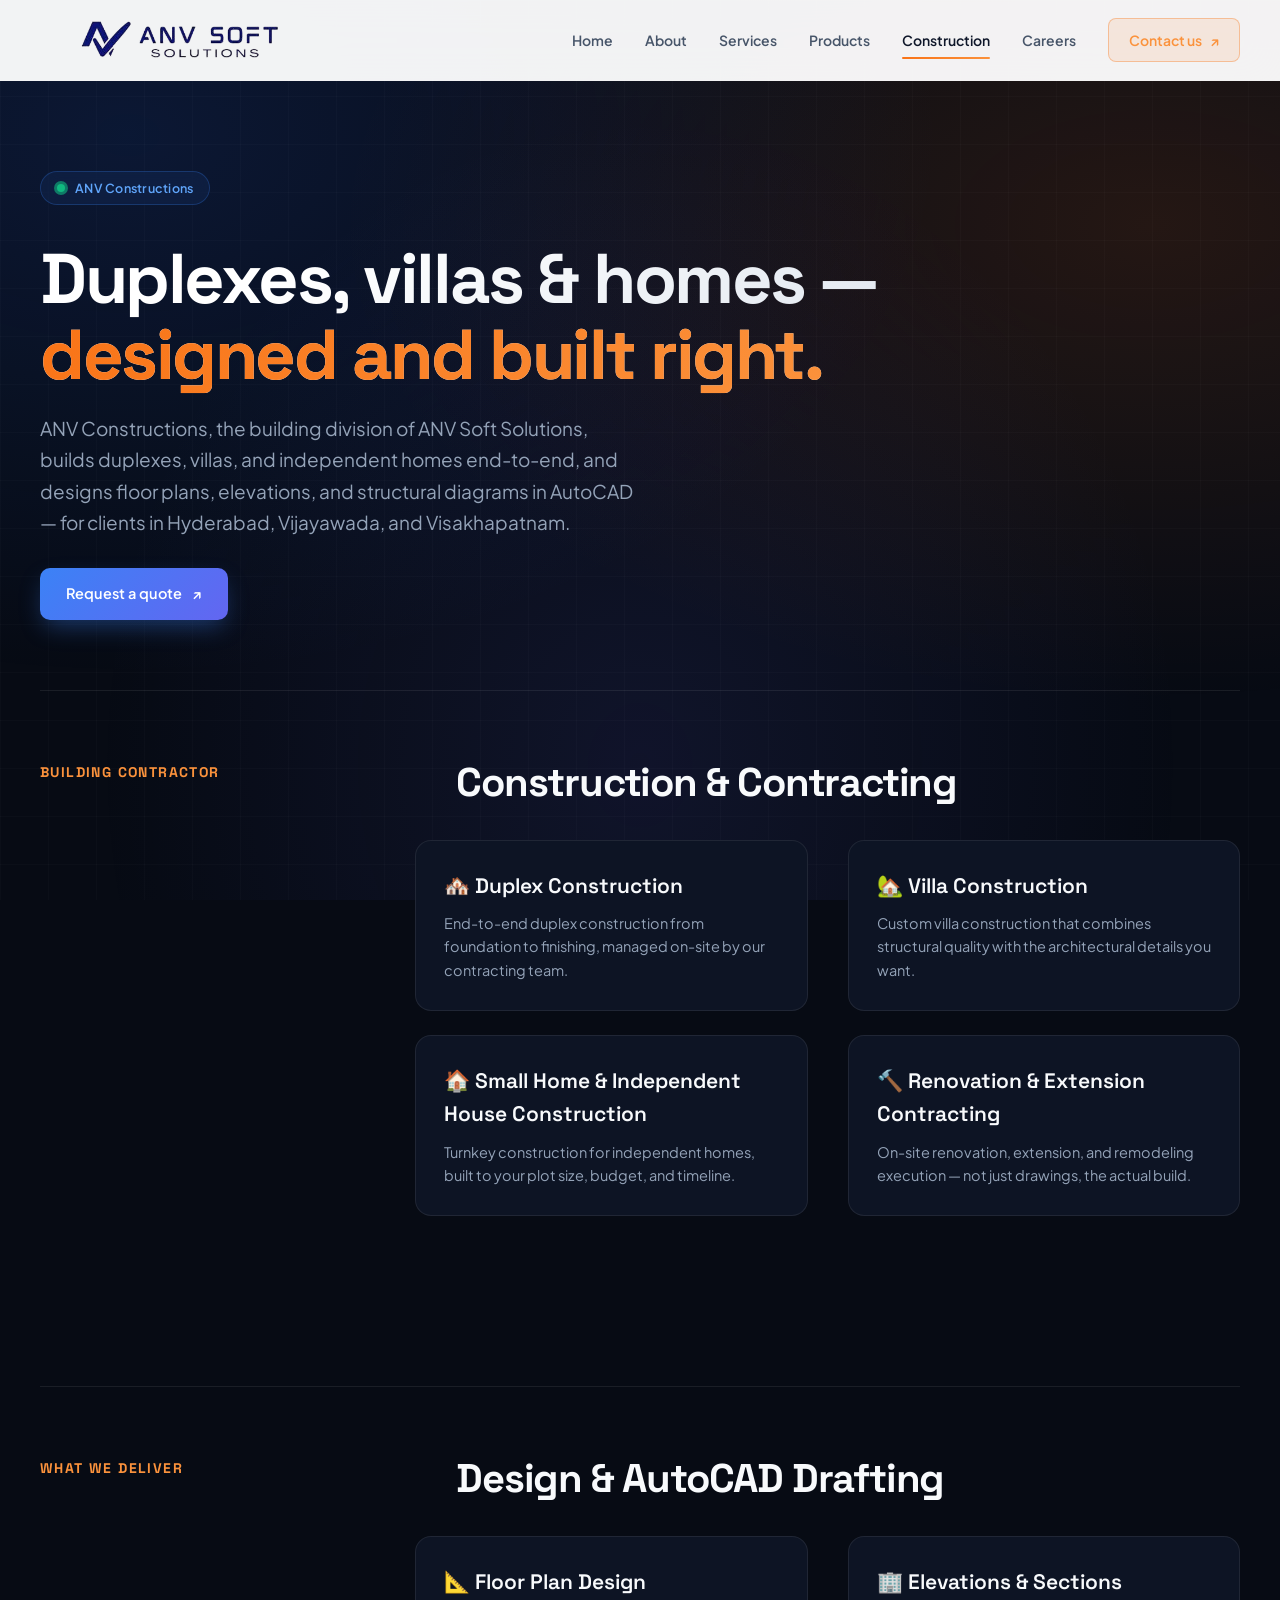
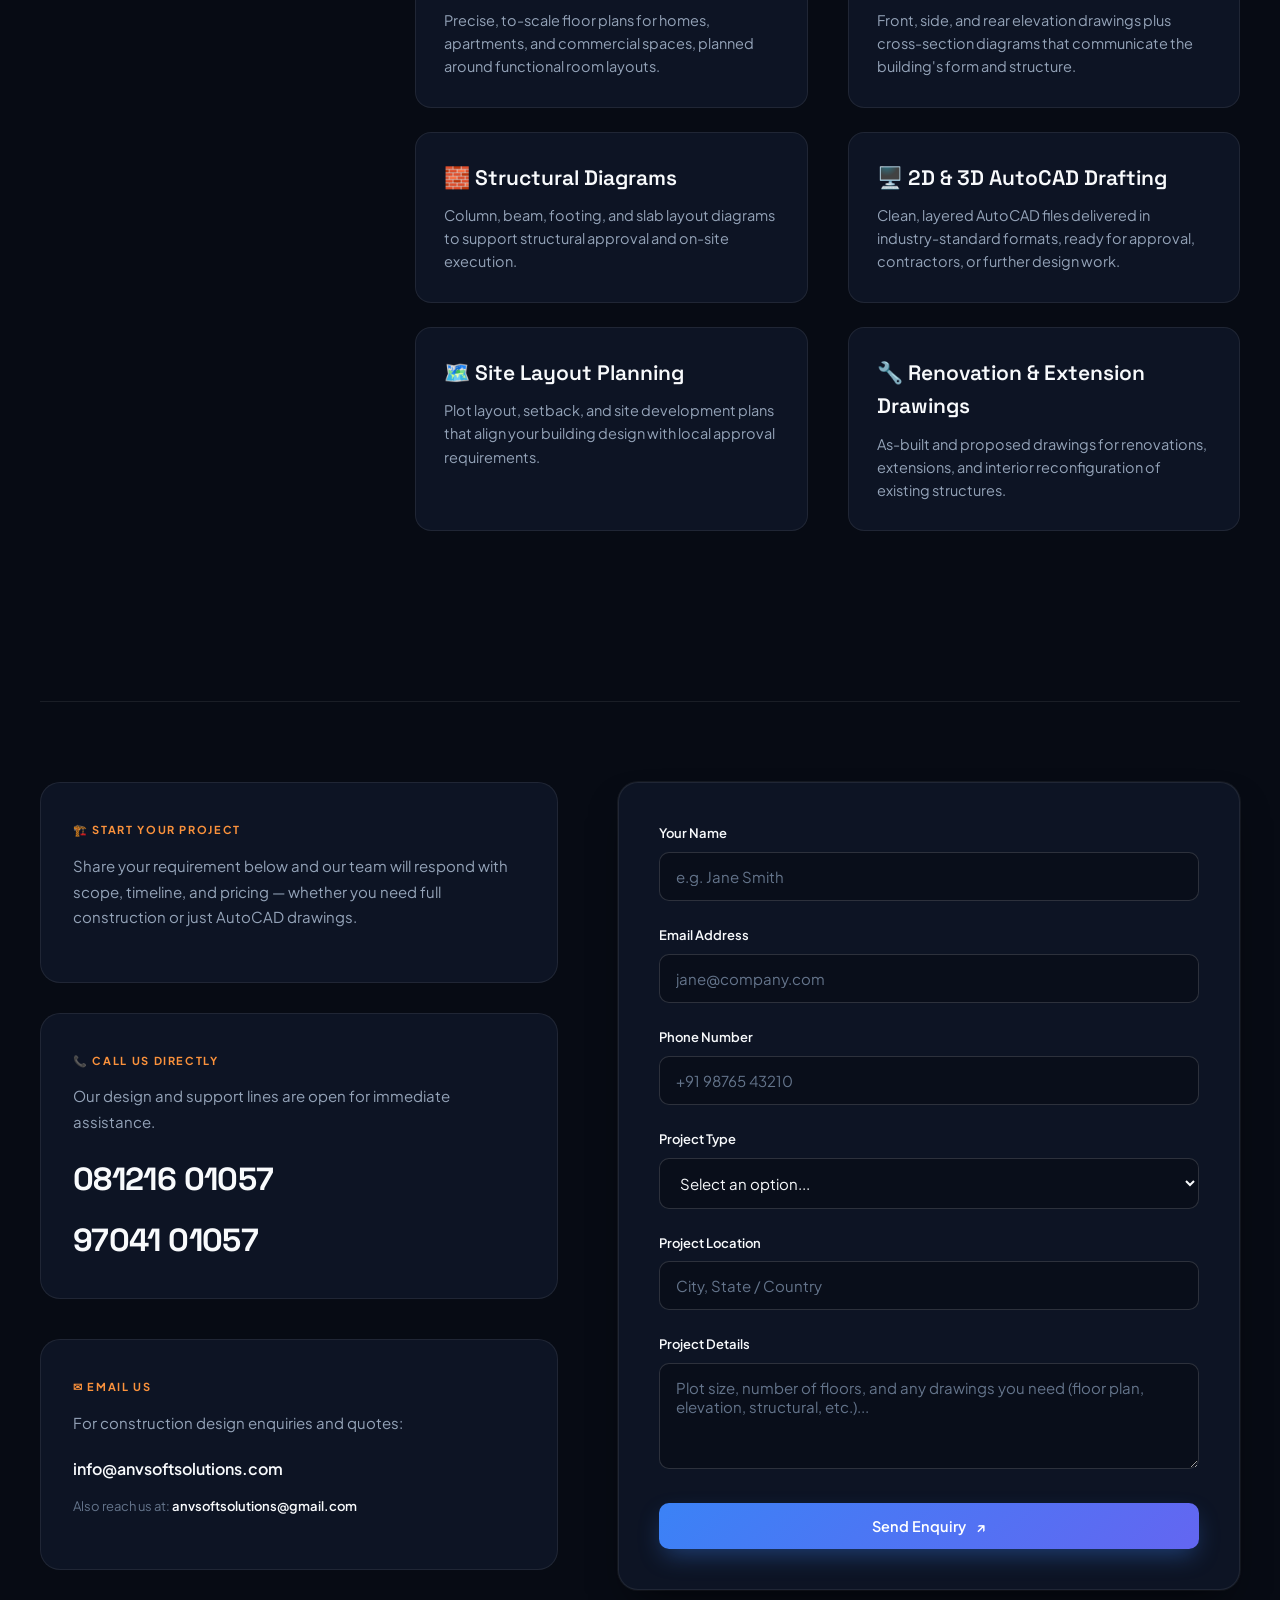
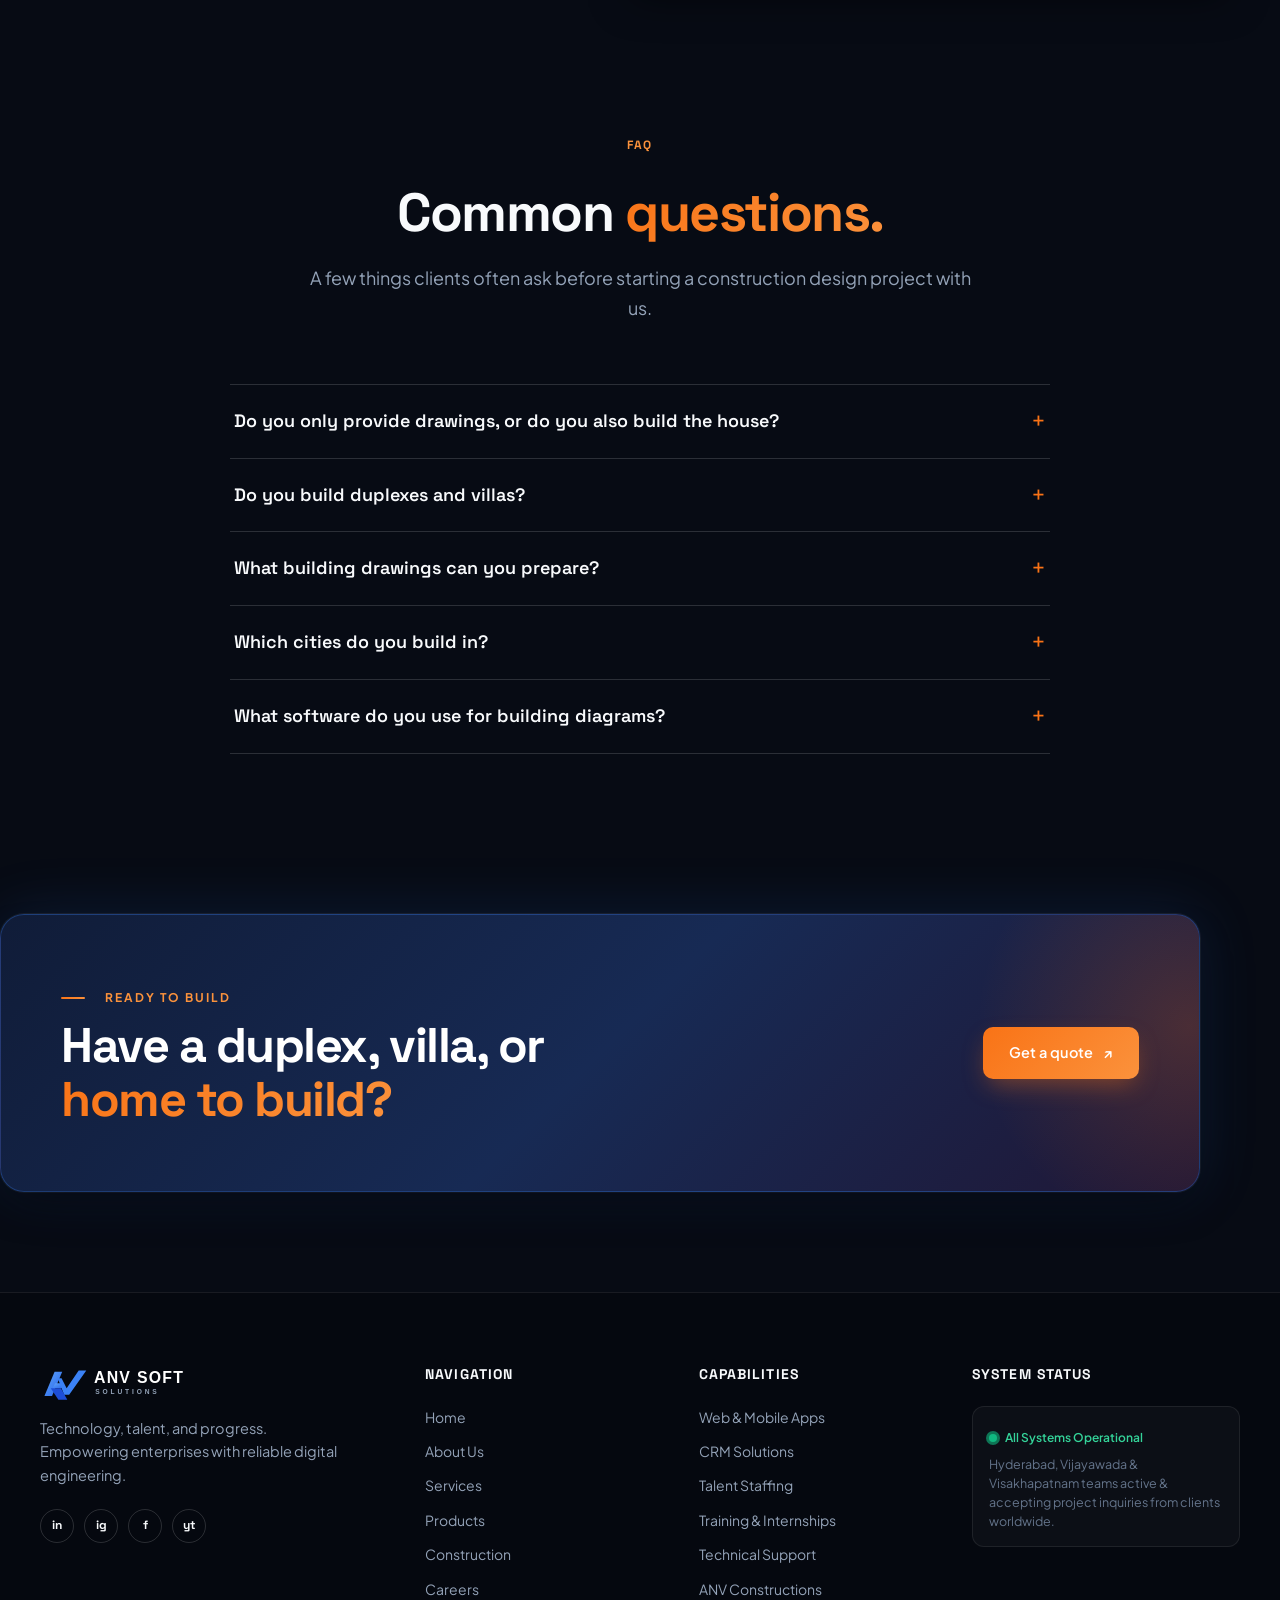
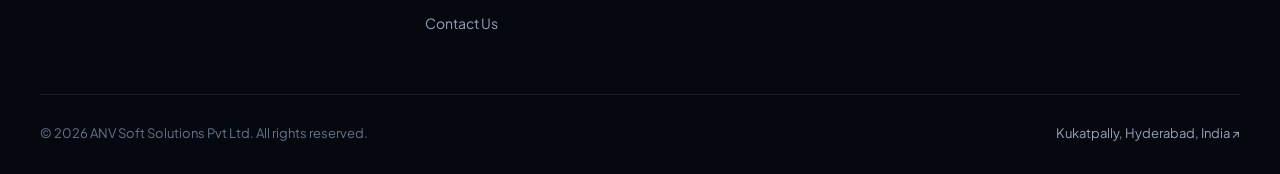
<file: construction/index.html>
<!doctype html>
<html lang="en">
<head>
  <meta charset="UTF-8">
  <meta name="viewport" content="width=device-width, initial-scale=1.0">
  <meta name="description" content="ANV Constructions builds duplexes, villas & independent homes, and designs floor plans & elevations in AutoCAD, for Hyderabad, Vijayawada & Visakhapatnam.">
  <meta name="keywords" content="building contractor Hyderabad, building contractor Vijayawada, building contractor Visakhapatnam, duplex construction, villa construction company, home construction contractor, AutoCAD building design, house plan design">
  <meta name="robots" content="index, follow, max-image-preview:large">
  <meta name="author" content="ANV Soft Solutions Pvt Ltd">
  <link rel="canonical" href="https://www.anvsoftsolutions.com/construction/">
  <meta property="og:type" content="website">
  <meta property="og:url" content="https://www.anvsoftsolutions.com/construction/">
  <meta property="og:locale" content="en_US">
  <meta property="og:title" content="ANV Constructions | Building Contractor & AutoCAD Design">
  <meta property="og:description" content="Duplex, villa & home construction plus AutoCAD floor plans and elevations, from ANV Constructions in Hyderabad, Vijayawada & Visakhapatnam.">
  <meta property="og:site_name" content="ANV Soft Solutions">
  <meta property="og:image" content="https://www.anvsoftsolutions.com/images/logo.jpg">
  <meta name="twitter:card" content="summary">
  <meta name="twitter:title" content="ANV Constructions | Building Contractor & AutoCAD Design">
  <meta name="twitter:description" content="Duplex, villa & home construction plus AutoCAD building design, from ANV Constructions.">
  <title>ANV Constructions | Building Contractor & AutoCAD Design</title>
  <link rel="preconnect" href="https://fonts.googleapis.com">
  <link rel="preconnect" href="https://fonts.gstatic.com" crossorigin>
  <link href="https://fonts.googleapis.com/css2?family=Plus+Jakarta+Sans:wght@300;400;500;600;700;800&family=Space+Grotesk:wght@500;600;700&display=swap" rel="stylesheet">
  <link rel="stylesheet" href="../css/style.css">
  <link rel="icon" type="image/svg+xml" href="../images/icon.svg">
  <link rel="icon" type="image/png" sizes="32x32" href="../images/favicon-32x32.png">
  <link rel="icon" type="image/png" sizes="16x16" href="../images/favicon-16x16.png">
  <link rel="apple-touch-icon" sizes="180x180" href="../images/apple-touch-icon.png">
  <link rel="manifest" href="../site.webmanifest">
  <meta name="theme-color" content="#1d4ed8">
  <script type="application/ld+json">
  {
    "@context": "https://schema.org",
    "@type": "GeneralContractor",
    "name": "ANV Constructions",
    "alternateName": "ANV Soft Solutions - Construction & Building Design",
    "description": "Building contractor and AutoCAD design studio: duplex, villa, and independent home construction, plus floor plans, elevations, and structural diagrams for residential and commercial projects.",
    "parentOrganization": {
      "@type": "Organization",
      "name": "ANV Soft Solutions Pvt Ltd",
      "sameAs": "https://www.anvsoftsolutions.com/"
    },
    "telephone": "+91-81216-01057",
    "email": "info@anvsoftsolutions.com",
    "address": {
      "@type": "PostalAddress",
      "streetAddress": "5th Floor, Rajashekara Enclave, Metro Station JNTU College, Phase 2, Road Number 14/2, Kukatpally",
      "addressLocality": "Hyderabad",
      "addressRegion": "Telangana",
      "postalCode": "500085",
      "addressCountry": "IN"
    },
    "areaServed": ["Hyderabad, Telangana, India", "Vijayawada, Andhra Pradesh, India", "Visakhapatnam, Andhra Pradesh, India"],
    "hasOfferCatalog": {
      "@type": "OfferCatalog",
      "name": "ANV Constructions services",
      "itemListElement": [
        {"@type": "Offer", "itemOffered": {"@type": "Service", "name": "Duplex construction"}},
        {"@type": "Offer", "itemOffered": {"@type": "Service", "name": "Villa construction"}},
        {"@type": "Offer", "itemOffered": {"@type": "Service", "name": "Independent house construction"}},
        {"@type": "Offer", "itemOffered": {"@type": "Service", "name": "Renovation and extension contracting"}},
        {"@type": "Offer", "itemOffered": {"@type": "Service", "name": "Floor plan design"}},
        {"@type": "Offer", "itemOffered": {"@type": "Service", "name": "Elevation and section drawings"}},
        {"@type": "Offer", "itemOffered": {"@type": "Service", "name": "Structural building diagrams"}},
        {"@type": "Offer", "itemOffered": {"@type": "Service", "name": "2D and 3D AutoCAD drafting"}},
        {"@type": "Offer", "itemOffered": {"@type": "Service", "name": "Site layout planning"}}
      ]
    }
  }
  </script>
  <script type="application/ld+json">
  {
    "@context": "https://schema.org",
    "@type": "FAQPage",
    "mainEntity": [
      {"@type":"Question","name":"Do you only provide drawings, or do you also build the house?","acceptedAnswer":{"@type":"Answer","text":"Both. ANV Constructions handles full construction and contracting for duplexes, villas, and independent homes, as well as AutoCAD design if you only need drawings."}},
      {"@type":"Question","name":"Do you build duplexes and villas?","acceptedAnswer":{"@type":"Answer","text":"Yes. We construct duplexes, villas, and small independent homes end-to-end, from foundation to finishing, in Hyderabad, Vijayawada, and Visakhapatnam."}},
      {"@type":"Question","name":"What building drawings can you prepare?","acceptedAnswer":{"@type":"Answer","text":"We prepare floor plans, elevations, sections, structural diagrams, site layout plans, and 2D/3D AutoCAD drafting for residential and commercial buildings."}},
      {"@type":"Question","name":"Which cities do you build in?","acceptedAnswer":{"@type":"Answer","text":"Our construction and contracting team currently builds in Hyderabad, Vijayawada, and Visakhapatnam. AutoCAD design work is available for clients anywhere."}},
      {"@type":"Question","name":"What software do you use for building diagrams?","acceptedAnswer":{"@type":"Answer","text":"Our drafting team uses AutoCAD to produce precise, to-scale floor plans, elevations, and structural drawings ready for approval or construction."}}
    ]
  }
  </script>
</head>
<body>

  <!-- Sticky Site Header -->
  <header class="site-header">
    <div class="container nav-wrap">
      <a class="brand" href="../" aria-label="ANV Soft Solutions Home">
        <img src="../images/anv.jpg" alt="ANV Soft Solutions Logo" style="height: 80px; width: auto;" />
      </a>

      <button class="menu-toggle" aria-label="Toggle Navigation" aria-expanded="false">
        <span></span>
        <span></span>
        <span></span>
      </button>

      <nav class="main-nav">
        <a href="../">Home</a>
        <a href="../about/">About</a>
        <a href="../services/">Services</a>
        <a href="../products/">Products</a>
        <a class="active" href="../construction/">Construction</a>
        <a href="../careers/">Careers</a>
        <a class="nav-contact" href="../contact/">Contact us <span>↗</span></a>
      </nav>
    </div>
  </header>

  <main>
    <!-- Page Hero -->
    <section class="page-hero container">
      <div class="badge-pill">
        <span class="pulse-dot"></span>
        <span>ANV Constructions</span>
      </div>
      <h1>Duplexes, villas & homes —<br><em>designed and built right.</em></h1>
      <p class="page-intro">ANV Constructions, the building division of ANV Soft Solutions, builds duplexes, villas, and independent homes end-to-end, and designs floor plans, elevations, and structural diagrams in AutoCAD — for clients in Hyderabad, Vijayawada, and Visakhapatnam.</p>
      <div style="margin-top: 30px;">
        <a class="button button-primary" href="#construction-enquiry">Request a quote <span>↗</span></a>
      </div>
    </section>

    <!-- Construction & Contracting -->
    <section class="section container services-list" style="padding-top: 0;">
      <div class="service-block reveal" id="building">
        <div class="service-block-head">
          <span class="block-badge">BUILDING CONTRACTOR</span>
          <h2>Construction & Contracting</h2>
        </div>
        <div class="service-items">
          <div class="service-item-card">
            <h3>🏘️ Duplex Construction</h3>
            <p>End-to-end duplex construction from foundation to finishing, managed on-site by our contracting team.</p>
          </div>
          <div class="service-item-card">
            <h3>🏡 Villa Construction</h3>
            <p>Custom villa construction that combines structural quality with the architectural details you want.</p>
          </div>
          <div class="service-item-card">
            <h3>🏠 Small Home & Independent House Construction</h3>
            <p>Turnkey construction for independent homes, built to your plot size, budget, and timeline.</p>
          </div>
          <div class="service-item-card">
            <h3>🔨 Renovation & Extension Contracting</h3>
            <p>On-site renovation, extension, and remodeling execution — not just drawings, the actual build.</p>
          </div>
        </div>
      </div>
    </section>

    <!-- Service Breakdown -->
    <section class="section container services-list" style="padding-top: 0;">
      <div class="service-block reveal" id="drawings">
        <div class="service-block-head">
          <span class="block-badge">WHAT WE DELIVER</span>
          <h2>Design & AutoCAD Drafting</h2>
        </div>
        <div class="service-items">
          <div class="service-item-card">
            <h3>📐 Floor Plan Design</h3>
            <p>Precise, to-scale floor plans for homes, apartments, and commercial spaces, planned around functional room layouts.</p>
          </div>
          <div class="service-item-card">
            <h3>🏢 Elevations & Sections</h3>
            <p>Front, side, and rear elevation drawings plus cross-section diagrams that communicate the building's form and structure.</p>
          </div>
          <div class="service-item-card">
            <h3>🧱 Structural Diagrams</h3>
            <p>Column, beam, footing, and slab layout diagrams to support structural approval and on-site execution.</p>
          </div>
          <div class="service-item-card">
            <h3>🖥️ 2D & 3D AutoCAD Drafting</h3>
            <p>Clean, layered AutoCAD files delivered in industry-standard formats, ready for approval, contractors, or further design work.</p>
          </div>
          <div class="service-item-card">
            <h3>🗺️ Site Layout Planning</h3>
            <p>Plot layout, setback, and site development plans that align your building design with local approval requirements.</p>
          </div>
          <div class="service-item-card">
            <h3>🔧 Renovation & Extension Drawings</h3>
            <p>As-built and proposed drawings for renovations, extensions, and interior reconfiguration of existing structures.</p>
          </div>
        </div>
      </div>
    </section>

    <!-- Contact / Enquiry Section -->
    <section class="section container contact-layout" id="construction-enquiry">

      <!-- Left Column: Details -->
      <div class="contact-details reveal">
        <div class="contact-info-card">
          <span class="detail-label">🏗️ Start Your Project</span>
          <p>Share your requirement below and our team will respond with scope, timeline, and pricing — whether you need full construction or just AutoCAD drawings.</p>
        </div>

        <div class="contact-info-card" style="margin-top: -10px;">
          <span class="detail-label">📞 Call Us Directly</span>
          <p>Our design and support lines are open for immediate assistance.</p>
          <a class="big-link" href="tel:08121601057">081216 01057</a>
          <a class="big-link" href="tel:9704101057">97041 01057</a>
        </div>

        <div class="contact-info-card">
          <span class="detail-label">✉ Email Us</span>
          <p>For construction design enquiries and quotes:</p>
          <a class="email-link" href="mailto:info@anvsoftsolutions.com">info@anvsoftsolutions.com</a>
          <p class="support-email"><span>Also reach us at:</span> <a href="mailto:anvsoftsolutions@gmail.com">anvsoftsolutions@gmail.com</a></p>
        </div>
      </div>

      <!-- Right Column: Construction Enquiry Form -->
      <div class="contact-form-card reveal delay-1">
        <form class="contact-form" action="https://formsubmit.co/ajax/e64e12b4fffeac67bfb1af286a8ea241" method="POST">
          <input type="hidden" name="_subject" value="New construction & building design enquiry">
          <input type="hidden" name="_template" value="table">
          <input type="hidden" name="_captcha" value="false">

          <div class="form-group">
            <label for="construction-name">Your Name</label>
            <input id="construction-name" name="name" type="text" placeholder="e.g. Jane Smith" required>
          </div>

          <div class="form-group">
            <label for="construction-email">Email Address</label>
            <input id="construction-email" name="email" type="email" placeholder="jane@company.com" required>
          </div>

          <div class="form-group">
            <label for="construction-phone">Phone Number</label>
            <input id="construction-phone" name="phone" type="tel" placeholder="+91 98765 43210" required>
          </div>

          <div class="form-group">
            <label for="construction-type">Project Type</label>
            <select id="construction-type" name="project_type" required>
              <option value="" disabled selected>Select an option...</option>
              <option value="duplex">Duplex construction</option>
              <option value="villa">Villa construction</option>
              <option value="independent-house">Small home / independent house construction</option>
              <option value="renovation">Renovation / Extension contracting</option>
              <option value="commercial">Commercial building construction</option>
              <option value="design-only">Design only (AutoCAD drawings)</option>
              <option value="other">Other</option>
            </select>
          </div>

          <div class="form-group">
            <label for="construction-location">Project Location</label>
            <input id="construction-location" name="location" type="text" placeholder="City, State / Country">
          </div>

          <div class="form-group">
            <label for="construction-message">Project Details</label>
            <textarea id="construction-message" name="message" rows="4" placeholder="Plot size, number of floors, and any drawings you need (floor plan, elevation, structural, etc.)..." required></textarea>
          </div>

          <button class="button button-primary" type="submit" style="width: 100%; margin-top: 10px;">Send Enquiry <span>↗</span></button>
        </form>
      </div>

    </section>

    <!-- FAQ -->
    <section class="section container service-faq">
      <div class="section-head-center reveal">
        <div class="section-label">FAQ</div>
        <h2>Common <span>questions.</span></h2>
        <p class="lead">A few things clients often ask before starting a construction design project with us.</p>
      </div>
      <div class="faq-list reveal delay-1">
        <details><summary>Do you only provide drawings, or do you also build the house?</summary><p>Both. ANV Constructions handles full construction and contracting for duplexes, villas, and independent homes, as well as AutoCAD design if you only need drawings.</p></details>
        <details><summary>Do you build duplexes and villas?</summary><p>Yes. We construct duplexes, villas, and small independent homes end-to-end, from foundation to finishing, in Hyderabad, Vijayawada, and Visakhapatnam.</p></details>
        <details><summary>What building drawings can you prepare?</summary><p>We prepare floor plans, elevations, sections, structural diagrams, site layout plans, and 2D/3D AutoCAD drafting for residential and commercial buildings.</p></details>
        <details><summary>Which cities do you build in?</summary><p>Our construction and contracting team currently builds in Hyderabad, Vijayawada, and Visakhapatnam. AutoCAD design work is available for clients anywhere.</p></details>
        <details><summary>What software do you use for building diagrams?</summary><p>Our drafting team uses AutoCAD to produce precise, to-scale floor plans, elevations, and structural drawings ready for approval or construction.</p></details>
      </div>
    </section>

    <!-- CTA Band -->
    <section class="container cta-band">
      <div class="cta-box reveal">
        <div class="cta-inner">
          <div>
            <div class="eyebrow" style="color: var(--orange-light);"><span></span> READY TO BUILD</div>
            <h2>Have a duplex, villa, or<br><em>home to build?</em></h2>
          </div>
          <a class="button button-orange" href="#construction-enquiry">Get a quote <span>↗</span></a>
        </div>
      </div>
    </section>
  </main>

  <!-- Footer -->
  <footer class="site-footer">
    <div class="container footer-grid">
      <div class="footer-about">
        <a class="brand" href="../" aria-label="ANV Soft Solutions Home">
          <img src="../images/logo-white.svg" alt="ANV Soft Solutions Logo" style="height: 38px; width: auto;" />
        </a>
        <p>Technology, talent, and progress.<br>Empowering enterprises with reliable digital engineering.</p>
        <div class="social-links" aria-label="Social media links">
          <a href="#" class="social-icon" data-social-placeholder title="LinkedIn profile coming soon" aria-label="LinkedIn">in</a>
          <a href="#" class="social-icon" data-social-placeholder title="Instagram profile coming soon" aria-label="Instagram">ig</a>
          <a href="#" class="social-icon" data-social-placeholder title="Facebook profile coming soon" aria-label="Facebook">f</a>
          <a href="#" class="social-icon" data-social-placeholder title="YouTube channel coming soon" aria-label="YouTube">yt</a>
        </div>
      </div>

      <div class="footer-col">
        <h4>Navigation</h4>
        <div class="footer-col-links">
          <a href="../">Home</a>
          <a href="../about/">About Us</a>
          <a href="../services/">Services</a>
          <a href="../products/">Products</a>
          <a href="../construction/">Construction</a>
          <a href="../careers/">Careers</a>
          <a href="../contact/">Contact Us</a>
        </div>
      </div>

      <div class="footer-col">
        <h4>Capabilities</h4>
        <div class="footer-col-links">
          <a href="../services/#digital">Web & Mobile Apps</a>
          <a href="../services/#digital">CRM Solutions</a>
          <a href="../services/#people">Talent Staffing</a>
          <a href="../services/#people">Training & Internships</a>
          <a href="../services/#support">Technical Support</a>
          <a href="../construction/">ANV Constructions</a>
        </div>
      </div>

      <div class="footer-col">
        <h4>System Status</h4>
        <div class="footer-status-box">
          <div class="footer-status-pill">
            <span class="pulse-dot"></span>
            <span>All Systems Operational</span>
          </div>
          <p>Hyderabad, Vijayawada & Visakhapatnam teams active & accepting project inquiries from clients worldwide.</p>
        </div>
      </div>
    </div>

    <div class="container footer-bottom">
      <span>© 2026 ANV Soft Solutions Pvt Ltd. All rights reserved.</span>
      <a href="https://maps.google.com/?q=Rajashekara+Enclave+Kukatpally+Hyderabad" target="_blank" rel="noreferrer">Kukatpally, Hyderabad, India ↗</a>
    </div>
  </footer>

  <script src="../js/script.js"></script>
</body>
</html>
</file>
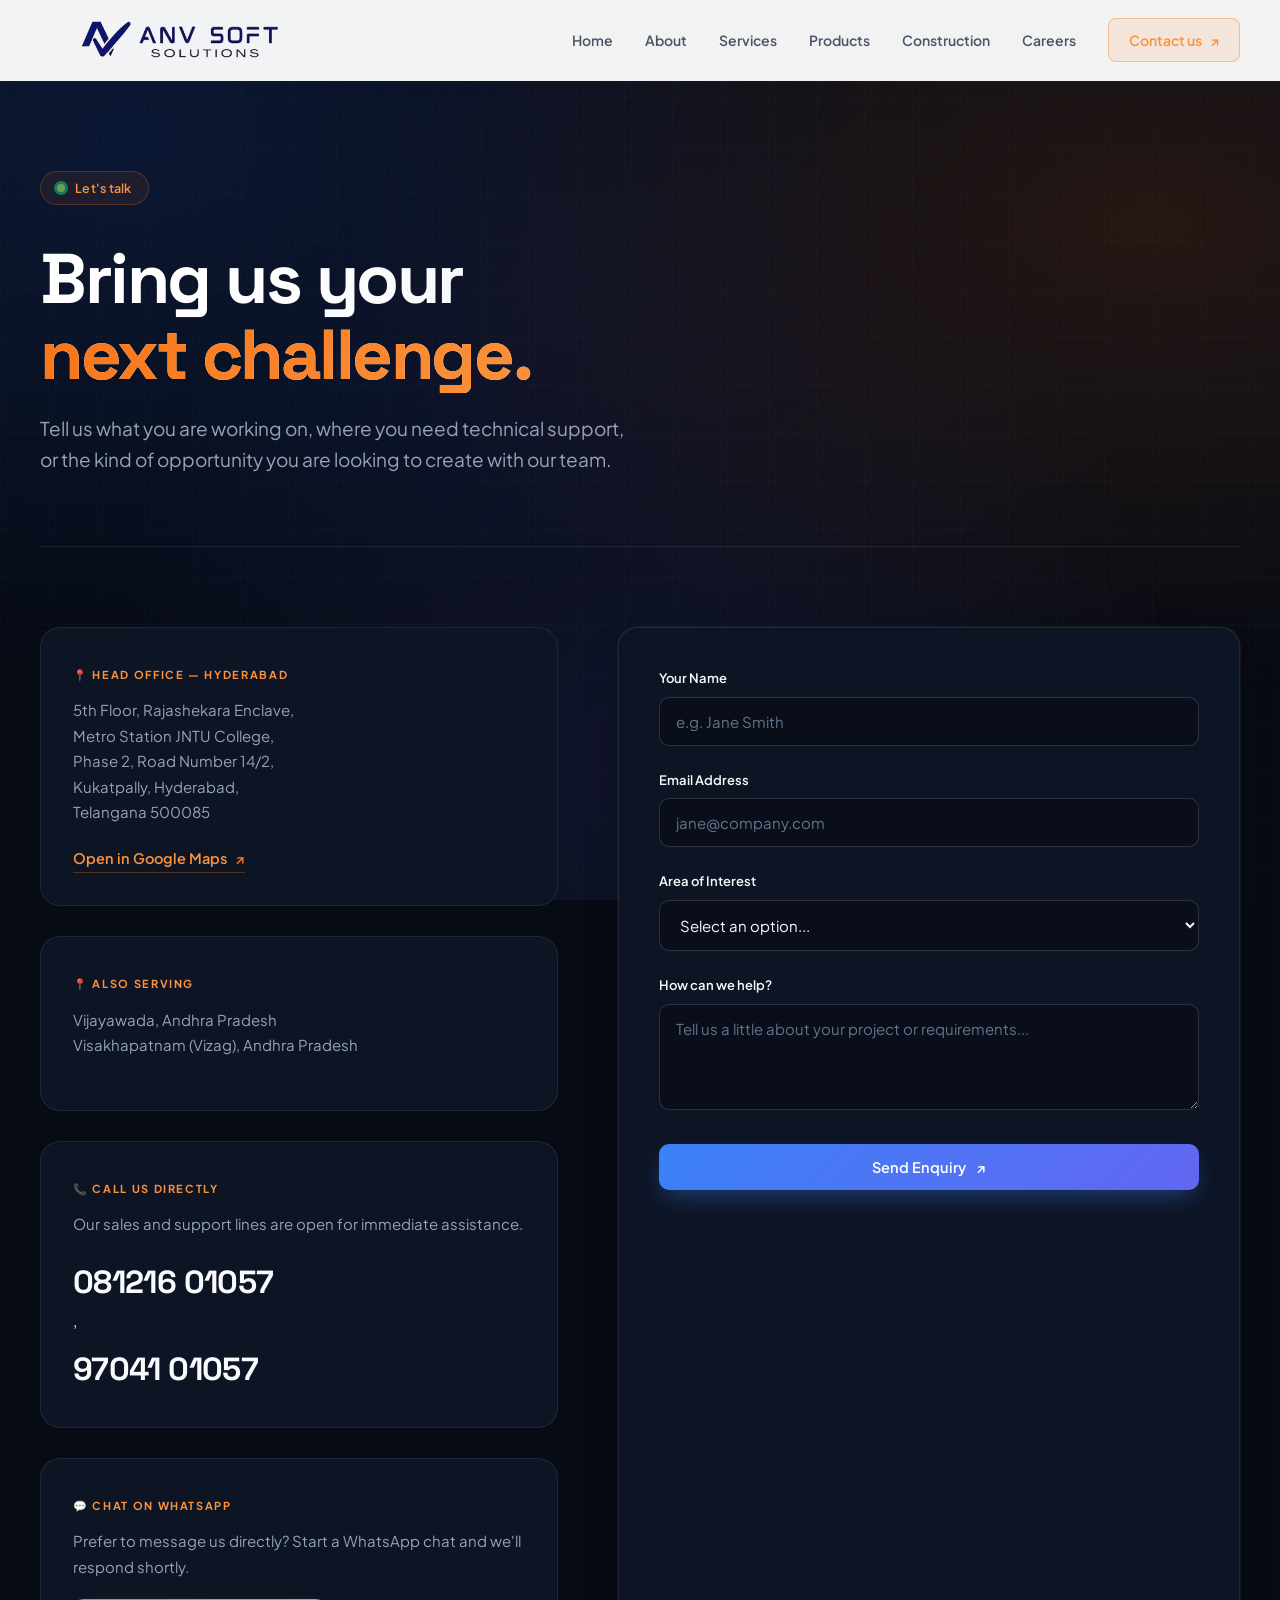
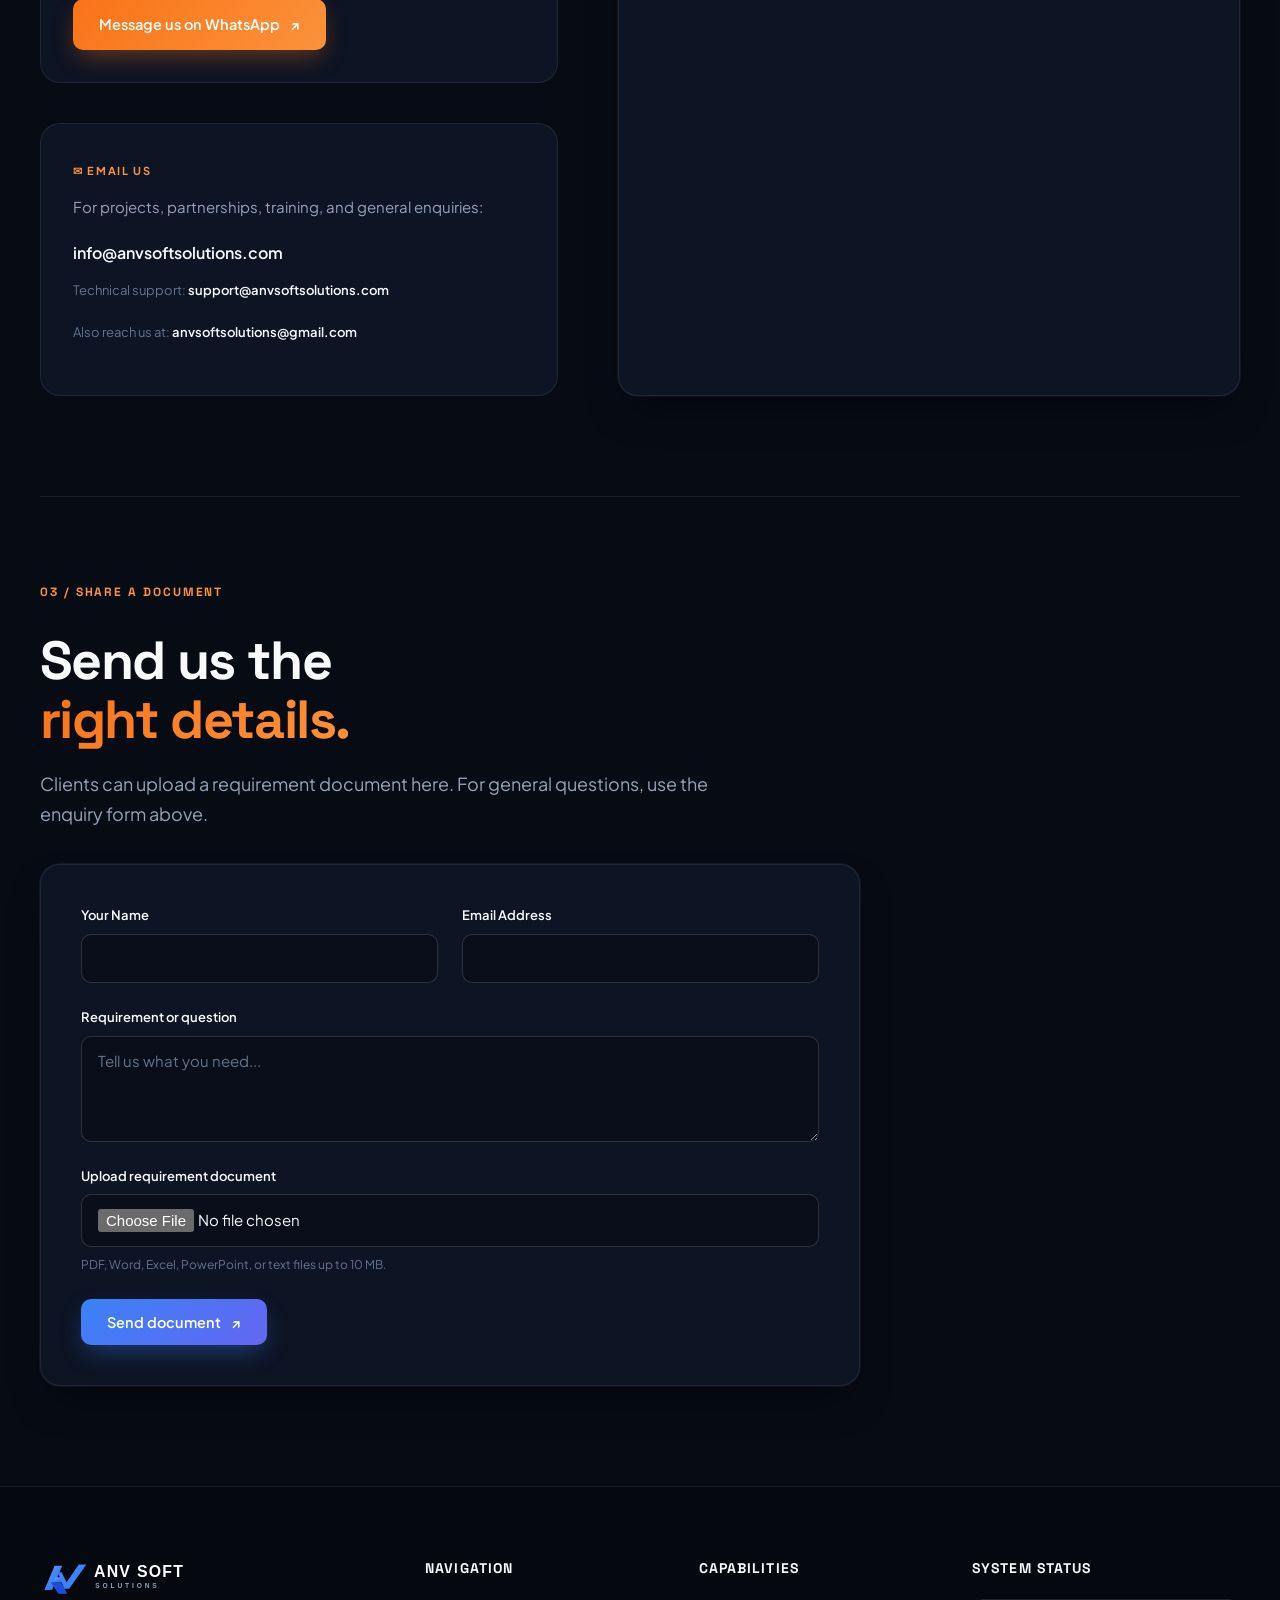
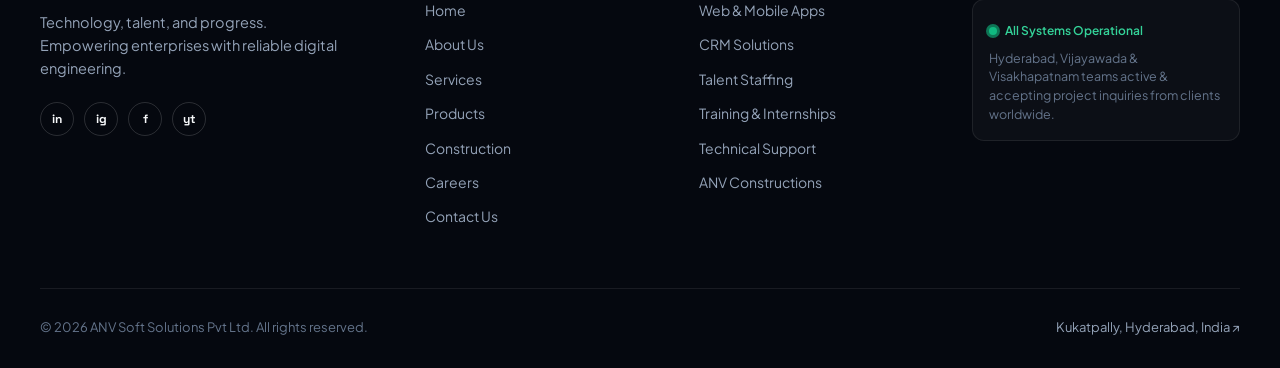
<file: contact/index.html>
<!doctype html>
<html lang="en">
<head>
  <meta charset="UTF-8">
  <meta name="viewport" content="width=device-width, initial-scale=1.0">
  <meta name="description" content="Contact ANV Soft Solutions in Hyderabad, Vijayawada & Visakhapatnam for software, staffing, training, construction design & support services worldwide.">
  <meta name="keywords" content="contact ANV Soft Solutions, software company Hyderabad contact, software company Vijayawada, software company Visakhapatnam, request a quote, technology consultation">
  <meta name="robots" content="index, follow, max-image-preview:large">
  <meta name="author" content="ANV Soft Solutions Pvt Ltd">
  <link rel="canonical" href="https://www.anvsoftsolutions.com/contact/">
  <meta property="og:type" content="website">
  <meta property="og:url" content="https://www.anvsoftsolutions.com/contact/">
  <meta property="og:locale" content="en_US">
  <meta property="og:title" content="Contact ANV Soft Solutions | Hyderabad Technology Services">
  <meta property="og:description" content="Contact our Hyderabad team for software development, staffing, training, construction design, and technical support, wherever you are.">
  <meta property="og:site_name" content="ANV Soft Solutions">
  <meta property="og:image" content="https://www.anvsoftsolutions.com/images/logo.jpg">
  <meta name="twitter:card" content="summary">
  <meta name="twitter:title" content="Contact ANV Soft Solutions | Hyderabad Technology Services">
  <meta name="twitter:description" content="Contact our Hyderabad team for software development, staffing, training, construction design, and technical support, wherever you are.">
  <title>Contact ANV Soft Solutions | Hyderabad Technology Services</title>
  <link rel="preconnect" href="https://fonts.googleapis.com">
  <link rel="preconnect" href="https://fonts.gstatic.com" crossorigin>
  <link href="https://fonts.googleapis.com/css2?family=Plus+Jakarta+Sans:wght@300;400;500;600;700;800&family=Space+Grotesk:wght@500;600;700&display=swap" rel="stylesheet">
  <link rel="stylesheet" href="../css/style.css">
  <link rel="icon" type="image/svg+xml" href="../images/icon.svg">
  <link rel="icon" type="image/png" sizes="32x32" href="../images/favicon-32x32.png">
  <link rel="icon" type="image/png" sizes="16x16" href="../images/favicon-16x16.png">
  <link rel="apple-touch-icon" sizes="180x180" href="../images/apple-touch-icon.png">
  <link rel="manifest" href="../site.webmanifest">
  <meta name="theme-color" content="#1d4ed8">
  <script type="application/ld+json">
  {
    "@context": "https://schema.org",
    "@type": "ContactPage",
    "name": "Contact ANV Soft Solutions",
    "url": "https://www.anvsoftsolutions.com/contact/",
    "mainEntity": {
      "@type": "Organization",
      "name": "ANV Soft Solutions Pvt Ltd",
      "url": "https://www.anvsoftsolutions.com/",
      "email": "info@anvsoftsolutions.com",
      "telephone": "+91-81216-01057",
      "address": {
        "@type": "PostalAddress",
        "streetAddress": "5th Floor, Rajashekara Enclave, Metro Station JNTU College, Phase 2, Road Number 14/2, Kukatpally",
        "addressLocality": "Hyderabad",
        "addressRegion": "Telangana",
        "postalCode": "500085",
        "addressCountry": "IN"
      },
      "contactPoint": [
        {
          "@type": "ContactPoint",
          "contactType": "sales",
          "telephone": "+91-81216-01057",
          "email": "info@anvsoftsolutions.com",
          "areaServed": ["IN", "Worldwide"]
        },
        {
          "@type": "ContactPoint",
          "contactType": "customer support",
          "telephone": "+91-97041-01057",
          "email": "support@anvsoftsolutions.com",
          "areaServed": ["IN", "Worldwide"]
        }
      ]
    }
  }
  </script>
</head>
<body>

  <!-- Sticky Site Header -->
  <header class="site-header">
    <div class="container nav-wrap">
      <a class="brand" href="../" aria-label="ANV Soft Solutions Home">
        <img src="../images/anv.jpg" alt="ANV Soft Solutions Logo" style="height: 80px; width: auto;" />
      </a>
      
      <button class="menu-toggle" aria-label="Toggle Navigation" aria-expanded="false">
        <span></span>
        <span></span>
        <span></span>
      </button>

      <nav class="main-nav">
        <a href="../">Home</a>
        <a href="../about/">About</a>
        <a href="../services/">Services</a>
        <a href="../products/">Products</a>
        <a href="../construction/">Construction</a>
        <a href="../careers/">Careers</a>
        <a class="nav-contact active" href="../contact/">Contact us <span>↗</span></a>
      </nav>
    </div>
  </header>

  <main>
    <!-- Page Hero -->
    <section class="page-hero container">
      <div class="badge-pill badge-pill-orange">
        <span class="pulse-dot" style="background: var(--orange);"></span>
        <span>Let's talk</span>
      </div>
      <h1>Bring us your<br><em>next challenge.</em></h1>
      <p class="page-intro">Tell us what you are working on, where you need technical support, or the kind of opportunity you are looking to create with our team.</p>
    </section>

    <!-- Contact Layout Grid -->
    <section class="section container contact-layout">
      
      <!-- Left Column: Contact Details -->
      <div class="contact-details reveal">
        
        <div class="contact-info-card">
          <span class="detail-label">📍 Head Office — Hyderabad</span>
          <p>
            5th Floor, Rajashekara Enclave,<br>
            Metro Station JNTU College,<br>
            Phase 2, Road Number 14/2,<br>
            Kukatpally, Hyderabad,<br>
            Telangana 500085
          </p>
          <a class="text-link" href="https://maps.google.com/?q=Rajashekara+Enclave+Kukatpally+Hyderabad" target="_blank" rel="noreferrer">Open in Google Maps <span>↗</span></a>
        </div>

        <div class="contact-info-card" style="margin-top: -10px;">
          <span class="detail-label">📍 Also Serving</span>
          <p>Vijayawada, Andhra Pradesh<br>Visakhapatnam (Vizag), Andhra Pradesh</p>
        </div>

        <div class="contact-info-card" style="margin-top: -10px;">
          <span class="detail-label">📞 Call Us Directly</span>
          <p>Our sales and support lines are open for immediate assistance.</p>
          <a class="big-link" href="tel:08121601057">081216 01057</a>,
          <a class="big-link" href="tel:9704101057">97041 01057</a>
        </div>

        <div class="contact-info-card" style="margin-top: -10px;">
          <span class="detail-label">💬 Chat on WhatsApp</span>
          <p>Prefer to message us directly? Start a WhatsApp chat and we'll respond shortly.</p>
          <a class="button button-orange" href="https://wa.me/919704101057?text=Hi%2C%20I%27d%20like%20to%20know%20more%20about%20ANV%20Soft%20Solutions." target="_blank" rel="noreferrer">Message us on WhatsApp <span>↗</span></a>
        </div>

        <div class="contact-info-card">
          <span class="detail-label">✉ Email Us</span>
          <p>For projects, partnerships, training, and general enquiries:</p>
          <a class="email-link" href="mailto:info@anvsoftsolutions.com">info@anvsoftsolutions.com</a>
          <p class="support-email"><span>Technical support:</span> <a href="mailto:support@anvsoftsolutions.com">support@anvsoftsolutions.com</a></p>
          <p class="support-email"><span>Also reach us at:</span> <a href="mailto:anvsoftsolutions@gmail.com">anvsoftsolutions@gmail.com</a></p>
        </div>

      </div>

      <!-- Right Column: Interactive Form -->
      <div class="contact-form-card reveal delay-1">
        <form class="contact-form" id="contact-form" action="https://formsubmit.co/ajax/e64e12b4fffeac67bfb1af286a8ea241" method="POST">
          <input type="hidden" name="_subject" value="New website enquiry">
          <input type="hidden" name="_template" value="table">
          <input type="hidden" name="_captcha" value="false">
          <div class="form-group">
            <label for="name">Your Name</label>
            <input id="name" name="name" type="text" placeholder="e.g. Jane Smith" required>
          </div>
          
          <div class="form-group">
            <label for="email">Email Address</label>
            <input id="email" name="email" type="email" placeholder="jane@company.com" required>
          </div>

          <div class="form-group">
            <label for="interest">Area of Interest</label>
            <select id="interest" name="interest" required>
              <option value="" disabled selected>Select an option...</option>
              <option value="digital-products">Digital Products & App Development</option>
              <option value="staffing">Tech Staffing & Recruitment</option>
              <option value="training">Training & Internships</option>
              <option value="support">Maintenance & Support</option>
              <option value="other">Other Inquiry</option>
            </select>
          </div>
          
          <div class="form-group">
            <label for="message">How can we help?</label>
            <textarea id="message" name="message" rows="4" placeholder="Tell us a little about your project or requirements..." required></textarea>
          </div>
          
          <button class="button button-primary" type="submit" style="width: 100%; margin-top: 10px;">Send Enquiry <span>↗</span></button>
          
          <div class="form-status" role="status"></div>
        </form>
      </div>

    </section>

    <section class="section container upload-section">
      <div class="section-label">03 / Share a document</div>
      <h2>Send us the<br><span>right details.</span></h2>
      <p class="lead upload-intro">Clients can upload a requirement document here. For general questions, use the enquiry form above.</p>

      <form class="upload-form" action="https://formsubmit.co/e64e12b4fffeac67bfb1af286a8ea241" method="POST" enctype="multipart/form-data">
        <input type="hidden" name="_subject" value="New client requirement document">
        <input type="hidden" name="_template" value="table">
        <input type="hidden" name="_captcha" value="false">
        <input type="hidden" name="_next" value="https://www.anvsoftsolutions.com/contact/?sent=document">
        <div class="upload-form-grid">
          <div class="form-group">
            <label for="requirement-name">Your Name</label>
            <input id="requirement-name" name="name" type="text" required>
          </div>
          <div class="form-group">
            <label for="requirement-email">Email Address</label>
            <input id="requirement-email" name="email" type="email" required>
          </div>
        </div>
        <div class="form-group">
          <label for="requirement-message">Requirement or question</label>
          <textarea id="requirement-message" name="message" rows="4" placeholder="Tell us what you need..." required></textarea>
        </div>
        <div class="form-group">
          <label for="requirement-file">Upload requirement document</label>
          <input id="requirement-file" name="attachment" type="file" accept=".pdf,.doc,.docx,.txt,.xls,.xlsx,.ppt,.pptx" required>
          <small class="upload-help">PDF, Word, Excel, PowerPoint, or text files up to 10 MB.</small>
        </div>
        <button class="button button-primary" type="submit">Send document <span>↗</span></button>
      </form>
    </section>
  </main>

  <!-- Footer -->
  <footer class="site-footer">
    <div class="container footer-grid">
      <div class="footer-about">
        <a class="brand" href="../" aria-label="ANV Soft Solutions Home">
          <img src="../images/logo-white.svg" alt="ANV Soft Solutions Logo" style="height: 38px; width: auto;" />
        </a>
        <p>Technology, talent, and progress.<br>Empowering enterprises with reliable digital engineering.</p>
        <div class="social-links" aria-label="Social media links">
          <a href="#" class="social-icon" data-social-placeholder title="LinkedIn profile coming soon" aria-label="LinkedIn">in</a>
          <a href="#" class="social-icon" data-social-placeholder title="Instagram profile coming soon" aria-label="Instagram">ig</a>
          <a href="#" class="social-icon" data-social-placeholder title="Facebook profile coming soon" aria-label="Facebook">f</a>
          <a href="#" class="social-icon" data-social-placeholder title="YouTube channel coming soon" aria-label="YouTube">yt</a>
        </div>
      </div>

      <div class="footer-col">
        <h4>Navigation</h4>
        <div class="footer-col-links">
          <a href="../">Home</a>
          <a href="../about/">About Us</a>
          <a href="../services/">Services</a>
          <a href="../products/">Products</a>
          <a href="../construction/">Construction</a>
          <a href="../careers/">Careers</a>
          <a href="../contact/">Contact Us</a>
        </div>
      </div>

      <div class="footer-col">
        <h4>Capabilities</h4>
        <div class="footer-col-links">
          <a href="../services/#digital">Web & Mobile Apps</a>
          <a href="../services/#digital">CRM Solutions</a>
          <a href="../services/#people">Talent Staffing</a>
          <a href="../services/#people">Training & Internships</a>
          <a href="../services/#support">Technical Support</a>
          <a href="../construction/">ANV Constructions</a>
        </div>
      </div>

      <div class="footer-col">
        <h4>System Status</h4>
        <div class="footer-status-box">
          <div class="footer-status-pill">
            <span class="pulse-dot"></span>
            <span>All Systems Operational</span>
          </div>
          <p>Hyderabad, Vijayawada & Visakhapatnam teams active & accepting project inquiries from clients worldwide.</p>
        </div>
      </div>
    </div>

    <div class="container footer-bottom">
      <span>© 2026 ANV Soft Solutions Pvt Ltd. All rights reserved.</span>
      <a href="https://maps.google.com/?q=Rajashekara+Enclave+Kukatpally+Hyderabad" target="_blank" rel="noreferrer">Kukatpally, Hyderabad, India ↗</a>
    </div>
  </footer>

  <script src="../js/script.js"></script>
</body>
</html>
</file>
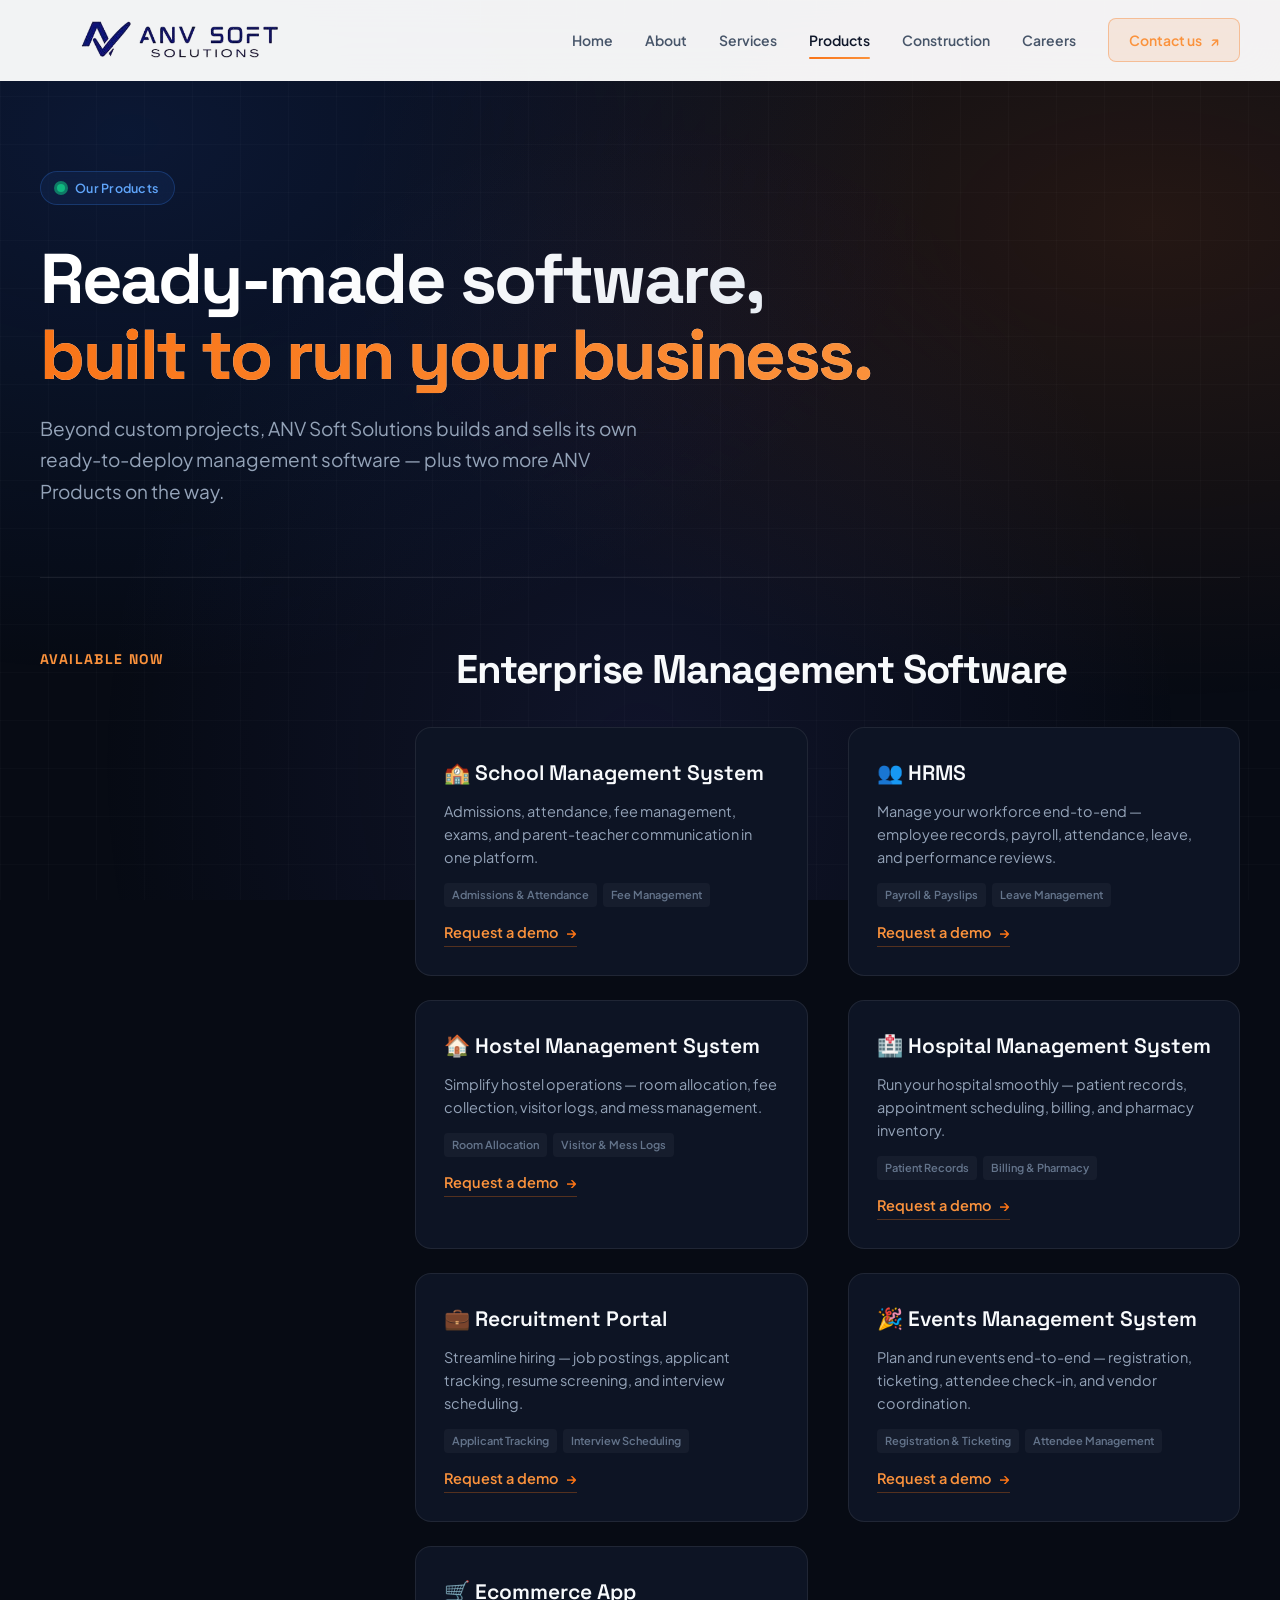
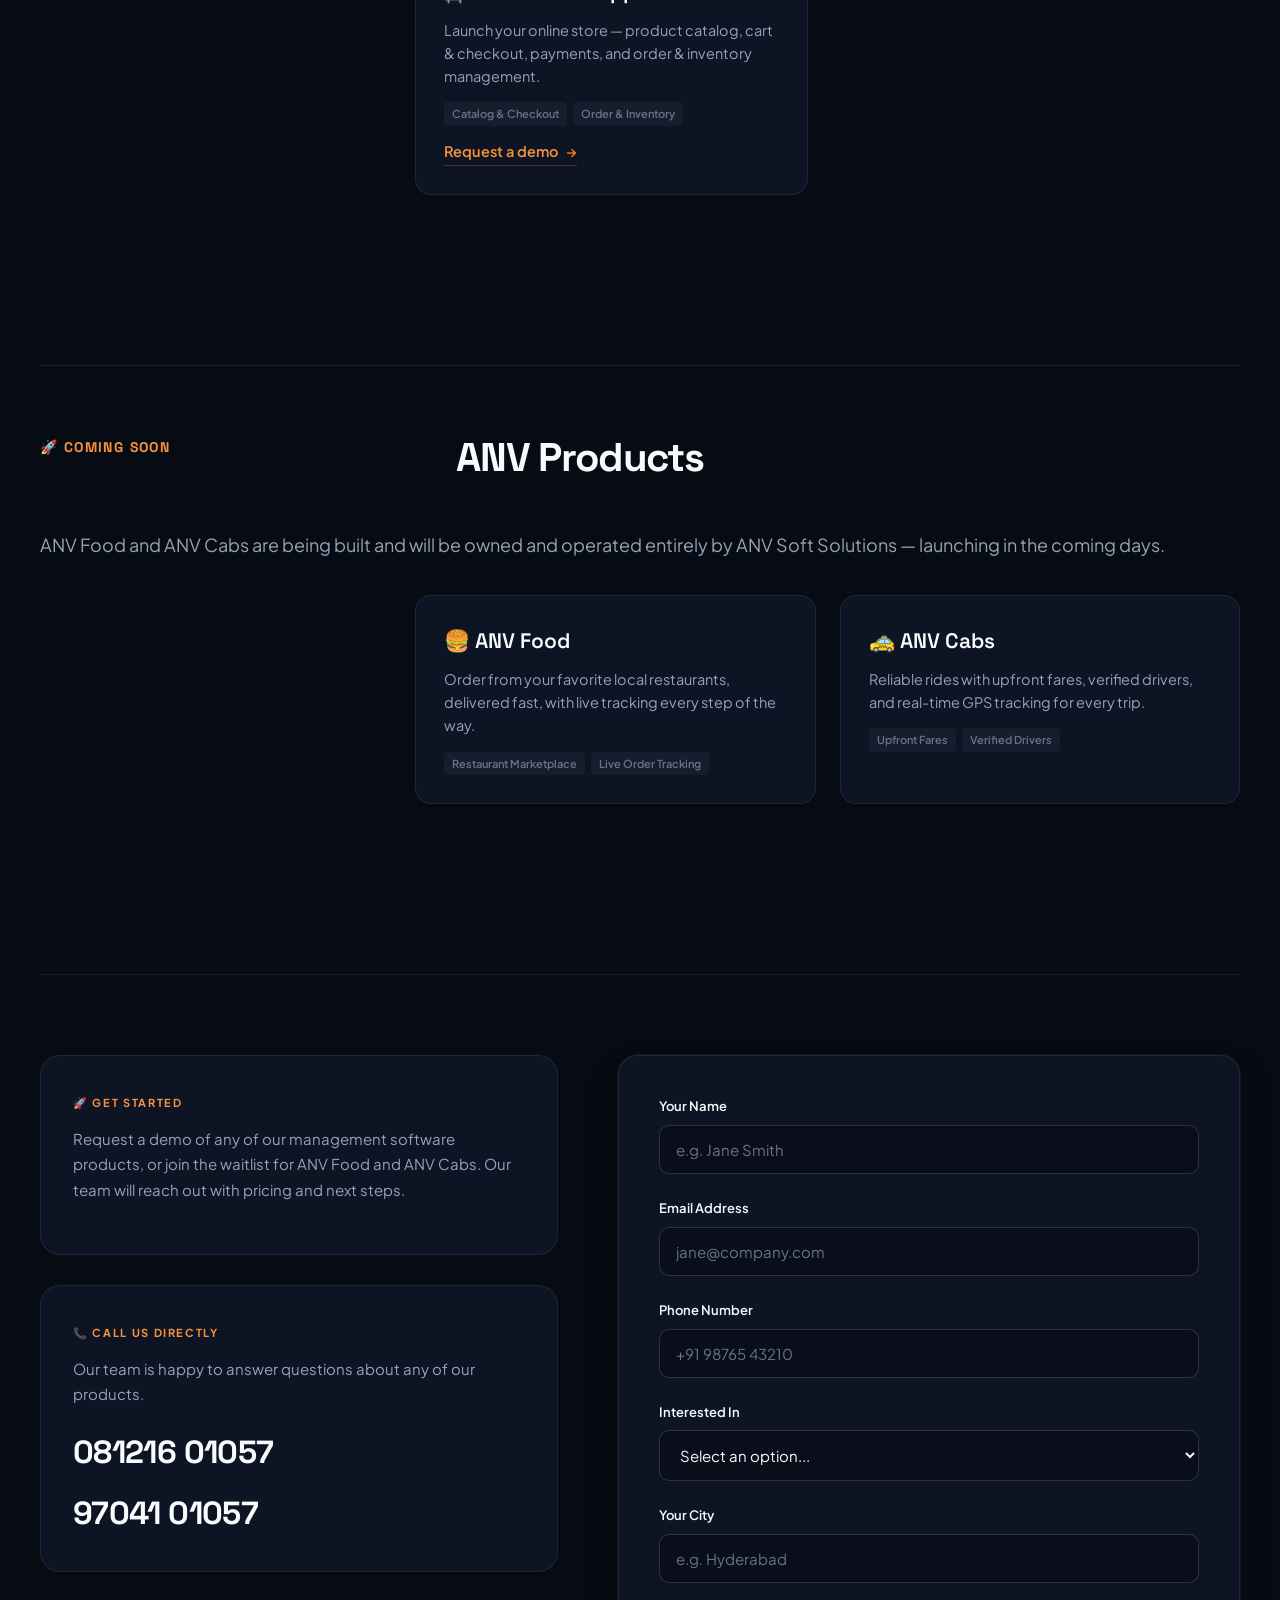
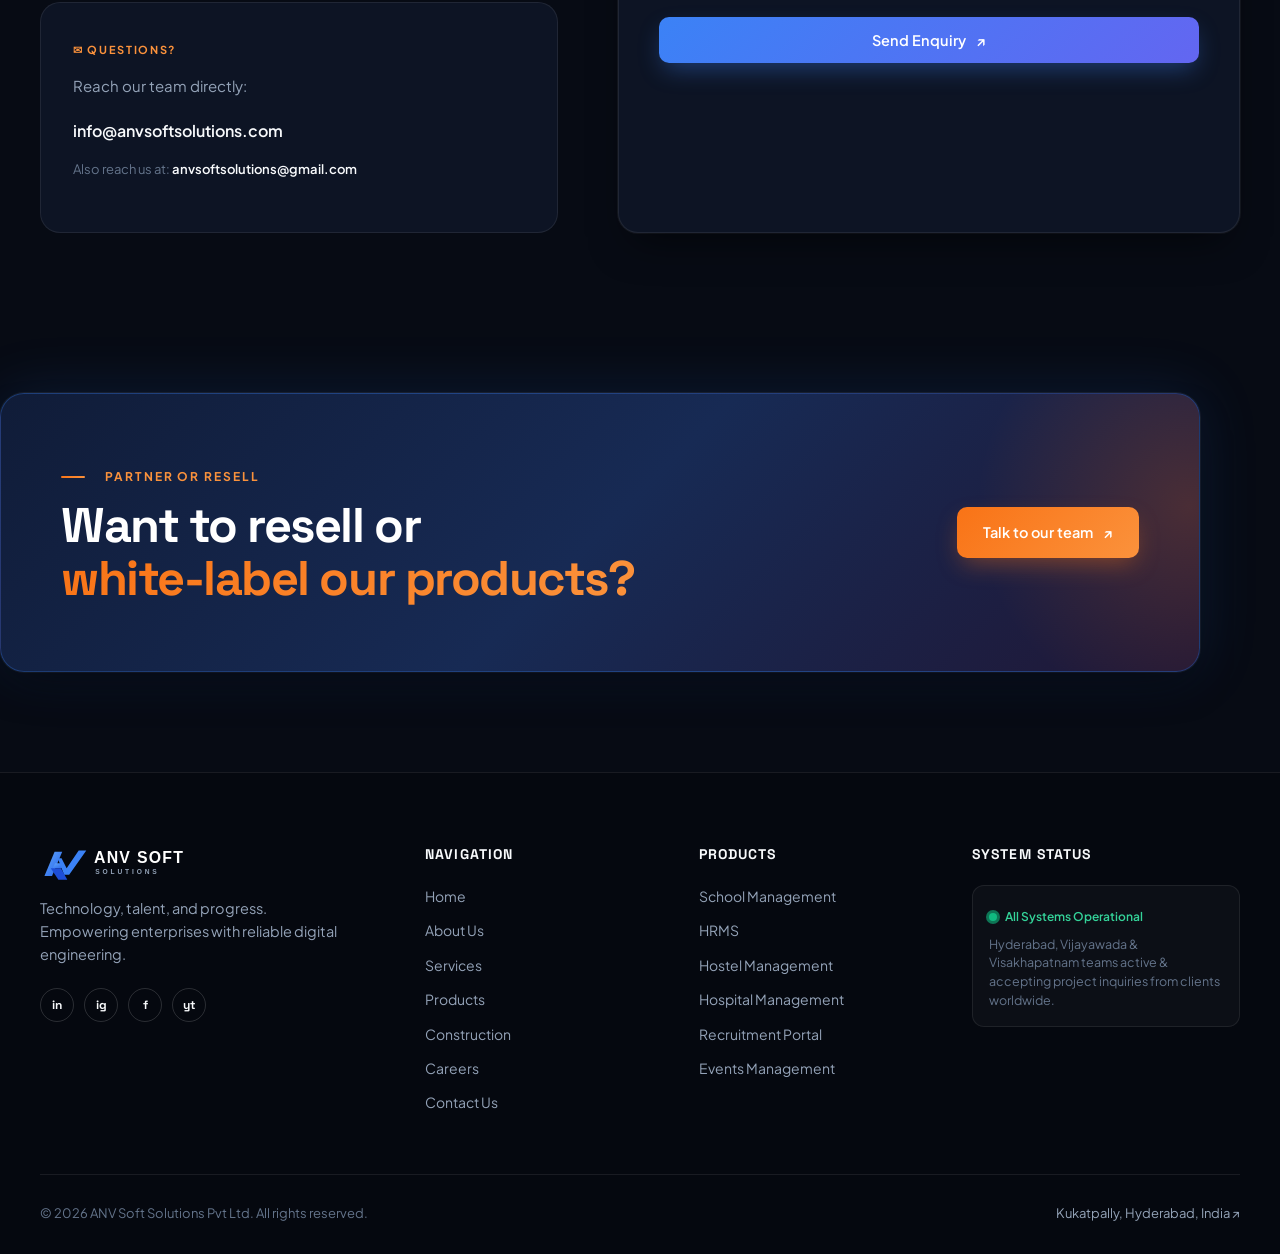
<file: products/index.html>
<!doctype html>
<html lang="en">
<head>
  <meta charset="UTF-8">
  <meta name="viewport" content="width=device-width, initial-scale=1.0">
  <meta name="description" content="ANV Soft Solutions products: School, HRMS, Hostel, Hospital & Recruitment management software, Events & Ecommerce apps, plus upcoming ANV Food & ANV Cabs.">
  <meta name="keywords" content="school management software, HRMS software, hostel management system, hospital management system, recruitment portal software, events management software, ecommerce app development, ANV Food, ANV Cabs">
  <meta name="robots" content="index, follow, max-image-preview:large">
  <meta name="author" content="ANV Soft Solutions Pvt Ltd">
  <link rel="canonical" href="https://www.anvsoftsolutions.com/products/">
  <meta property="og:type" content="website">
  <meta property="og:url" content="https://www.anvsoftsolutions.com/products/">
  <meta property="og:locale" content="en_US">
  <meta property="og:title" content="Our Products | School, HRMS, Hospital & More | ANV Soft Solutions">
  <meta property="og:description" content="Ready-to-deploy management software for schools, HR, hostels, hospitals, recruitment, events, and ecommerce — plus ANV Food and ANV Cabs, coming soon.">
  <meta property="og:site_name" content="ANV Soft Solutions">
  <meta property="og:image" content="https://www.anvsoftsolutions.com/images/logo.jpg">
  <meta name="twitter:card" content="summary">
  <meta name="twitter:title" content="Our Products | School, HRMS, Hospital & More | ANV Soft Solutions">
  <meta name="twitter:description" content="Ready-to-deploy management software products from ANV Soft Solutions, plus ANV Food and ANV Cabs, coming soon.">
  <title>Our Products | School, HRMS, Hospital & More | ANV Soft Solutions</title>
  <link rel="preconnect" href="https://fonts.googleapis.com">
  <link rel="preconnect" href="https://fonts.gstatic.com" crossorigin>
  <link href="https://fonts.googleapis.com/css2?family=Plus+Jakarta+Sans:wght@300;400;500;600;700;800&family=Space+Grotesk:wght@500;600;700&display=swap" rel="stylesheet">
  <link rel="stylesheet" href="../css/style.css">
  <link rel="icon" type="image/svg+xml" href="../images/icon.svg">
  <link rel="icon" type="image/png" sizes="32x32" href="../images/favicon-32x32.png">
  <link rel="icon" type="image/png" sizes="16x16" href="../images/favicon-16x16.png">
  <link rel="apple-touch-icon" sizes="180x180" href="../images/apple-touch-icon.png">
  <link rel="manifest" href="../site.webmanifest">
  <meta name="theme-color" content="#1d4ed8">
  <script type="application/ld+json">
  {
    "@context": "https://schema.org",
    "@type": "ItemList",
    "name": "ANV Soft Solutions Products",
    "itemListElement": [
      {"@type": "ListItem", "position": 1, "item": {"@type": "SoftwareApplication", "name": "School Management System", "applicationCategory": "BusinessApplication", "description": "Admissions, attendance, fee management, exams, and parent communication in one platform."}},
      {"@type": "ListItem", "position": 2, "item": {"@type": "SoftwareApplication", "name": "HRMS", "applicationCategory": "BusinessApplication", "description": "Employee records, payroll, attendance, leave, and performance management."}},
      {"@type": "ListItem", "position": 3, "item": {"@type": "SoftwareApplication", "name": "Hostel Management System", "applicationCategory": "BusinessApplication", "description": "Room allocation, fee collection, visitor logs, and mess management."}},
      {"@type": "ListItem", "position": 4, "item": {"@type": "SoftwareApplication", "name": "Hospital Management System", "applicationCategory": "BusinessApplication", "description": "Patient records, appointment scheduling, billing, and pharmacy inventory."}},
      {"@type": "ListItem", "position": 5, "item": {"@type": "SoftwareApplication", "name": "Recruitment Portal", "applicationCategory": "BusinessApplication", "description": "Job postings, applicant tracking, resume screening, and interview scheduling."}},
      {"@type": "ListItem", "position": 6, "item": {"@type": "SoftwareApplication", "name": "Events Management System", "applicationCategory": "BusinessApplication", "description": "Event registration, ticketing, attendee management, and vendor coordination."}},
      {"@type": "ListItem", "position": 7, "item": {"@type": "SoftwareApplication", "name": "Ecommerce App", "applicationCategory": "BusinessApplication", "description": "Online store with product catalog, cart & checkout, payments, and order & inventory management."}},
      {"@type": "ListItem", "position": 8, "item": {"@type": "SoftwareApplication", "name": "ANV Food", "applicationCategory": "LifestyleApplication", "description": "On-demand food delivery app, coming soon."}},
      {"@type": "ListItem", "position": 9, "item": {"@type": "SoftwareApplication", "name": "ANV Cabs", "applicationCategory": "TravelApplication", "description": "Taxi booking app, coming soon."}}
    ]
  }
  </script>
</head>
<body>

  <!-- Sticky Site Header -->
  <header class="site-header">
    <div class="container nav-wrap">
      <a class="brand" href="../" aria-label="ANV Soft Solutions Home">
        <img src="../images/anv.jpg" alt="ANV Soft Solutions Logo" style="height: 80px; width: auto;" />
      </a>

      <button class="menu-toggle" aria-label="Toggle Navigation" aria-expanded="false">
        <span></span>
        <span></span>
        <span></span>
      </button>

      <nav class="main-nav">
        <a href="../">Home</a>
        <a href="../about/">About</a>
        <a href="../services/">Services</a>
        <a class="active" href="../products/">Products</a>
        <a href="../construction/">Construction</a>
        <a href="../careers/">Careers</a>
        <a class="nav-contact" href="../contact/">Contact us <span>↗</span></a>
      </nav>
    </div>
  </header>

  <main>
    <!-- Page Hero -->
    <section class="page-hero container">
      <div class="badge-pill">
        <span class="pulse-dot"></span>
        <span>Our Products</span>
      </div>
      <h1>Ready-made software,<br><em>built to run your business.</em></h1>
      <p class="page-intro">Beyond custom projects, ANV Soft Solutions builds and sells its own ready-to-deploy management software — plus two more ANV Products on the way.</p>
    </section>

    <!-- Enterprise Products -->
    <section class="section container services-list" style="padding-top: 0;">
      <div class="service-block reveal" id="enterprise-products">
        <div class="service-block-head">
          <span class="block-badge">AVAILABLE NOW</span>
          <h2>Enterprise Management Software</h2>
        </div>
        <div class="service-items">

          <div class="service-item-card" id="school-management">
            <h3>🏫 School Management System</h3>
            <p>Admissions, attendance, fee management, exams, and parent-teacher communication in one platform.</p>
            <div class="card-tags" style="margin-top: 14px;">
              <span class="tag">Admissions & Attendance</span>
              <span class="tag">Fee Management</span>
            </div>
            <a class="text-link" href="#enquiry" style="margin-top: 14px; display: inline-flex;">Request a demo <span>→</span></a>
          </div>

          <div class="service-item-card" id="hrms">
            <h3>👥 HRMS</h3>
            <p>Manage your workforce end-to-end — employee records, payroll, attendance, leave, and performance reviews.</p>
            <div class="card-tags" style="margin-top: 14px;">
              <span class="tag">Payroll & Payslips</span>
              <span class="tag">Leave Management</span>
            </div>
            <a class="text-link" href="#enquiry" style="margin-top: 14px; display: inline-flex;">Request a demo <span>→</span></a>
          </div>

          <div class="service-item-card" id="hostel-management">
            <h3>🏠 Hostel Management System</h3>
            <p>Simplify hostel operations — room allocation, fee collection, visitor logs, and mess management.</p>
            <div class="card-tags" style="margin-top: 14px;">
              <span class="tag">Room Allocation</span>
              <span class="tag">Visitor & Mess Logs</span>
            </div>
            <a class="text-link" href="#enquiry" style="margin-top: 14px; display: inline-flex;">Request a demo <span>→</span></a>
          </div>

          <div class="service-item-card" id="hospital-management">
            <h3>🏥 Hospital Management System</h3>
            <p>Run your hospital smoothly — patient records, appointment scheduling, billing, and pharmacy inventory.</p>
            <div class="card-tags" style="margin-top: 14px;">
              <span class="tag">Patient Records</span>
              <span class="tag">Billing & Pharmacy</span>
            </div>
            <a class="text-link" href="#enquiry" style="margin-top: 14px; display: inline-flex;">Request a demo <span>→</span></a>
          </div>

          <div class="service-item-card" id="recruitment-portal">
            <h3>💼 Recruitment Portal</h3>
            <p>Streamline hiring — job postings, applicant tracking, resume screening, and interview scheduling.</p>
            <div class="card-tags" style="margin-top: 14px;">
              <span class="tag">Applicant Tracking</span>
              <span class="tag">Interview Scheduling</span>
            </div>
            <a class="text-link" href="#enquiry" style="margin-top: 14px; display: inline-flex;">Request a demo <span>→</span></a>
          </div>

          <div class="service-item-card" id="events-management">
            <h3>🎉 Events Management System</h3>
            <p>Plan and run events end-to-end — registration, ticketing, attendee check-in, and vendor coordination.</p>
            <div class="card-tags" style="margin-top: 14px;">
              <span class="tag">Registration & Ticketing</span>
              <span class="tag">Attendee Management</span>
            </div>
            <a class="text-link" href="#enquiry" style="margin-top: 14px; display: inline-flex;">Request a demo <span>→</span></a>
          </div>

          <div class="service-item-card" id="ecommerce-app">
            <h3>🛒 Ecommerce App</h3>
            <p>Launch your online store — product catalog, cart & checkout, payments, and order & inventory management.</p>
            <div class="card-tags" style="margin-top: 14px;">
              <span class="tag">Catalog & Checkout</span>
              <span class="tag">Order & Inventory</span>
            </div>
            <a class="text-link" href="#enquiry" style="margin-top: 14px; display: inline-flex;">Request a demo <span>→</span></a>
          </div>

        </div>
      </div>
    </section>

    <!-- Consumer Apps -->
    <section class="section container services-list" style="padding-top: 0;">
      <div class="service-block reveal" id="consumer-apps">
        <div class="service-block-head">
          <span class="block-badge">🚀 COMING SOON</span>
          <h2>ANV Products</h2>
          <p class="lead" style="grid-column: 1 / -1; margin-top: -10px;">ANV Food and ANV Cabs are being built and will be owned and operated entirely by ANV Soft Solutions — launching in the coming days.</p>
        </div>
        <div class="service-items" style="display: grid; grid-template-columns: repeat(auto-fit, minmax(280px, 1fr)); gap: 24px;">

          <div class="service-item-card">
            <h3>🍔 ANV Food</h3>
            <p>Order from your favorite local restaurants, delivered fast, with live tracking every step of the way.</p>
            <div class="card-tags" style="margin-top: 14px;">
              <span class="tag">Restaurant Marketplace</span>
              <span class="tag">Live Order Tracking</span>
            </div>
          </div>

          <div class="service-item-card">
            <h3>🚕 ANV Cabs</h3>
            <p>Reliable rides with upfront fares, verified drivers, and real-time GPS tracking for every trip.</p>
            <div class="card-tags" style="margin-top: 14px;">
              <span class="tag">Upfront Fares</span>
              <span class="tag">Verified Drivers</span>
            </div>
          </div>

        </div>
      </div>
    </section>

    <!-- Enquiry Section -->
    <section class="section container contact-layout" id="enquiry">

      <div class="contact-details reveal">
        <div class="contact-info-card">
          <span class="detail-label">🚀 Get Started</span>
          <p>Request a demo of any of our management software products, or join the waitlist for ANV Food and ANV Cabs. Our team will reach out with pricing and next steps.</p>
        </div>
        <div class="contact-info-card" style="margin-top: -10px;">
          <span class="detail-label">📞 Call Us Directly</span>
          <p>Our team is happy to answer questions about any of our products.</p>
          <a class="big-link" href="tel:08121601057">081216 01057</a>
          <a class="big-link" href="tel:9704101057">97041 01057</a>
        </div>

        <div class="contact-info-card" style="margin-top: -10px;">
          <span class="detail-label">✉ Questions?</span>
          <p>Reach our team directly:</p>
          <a class="email-link" href="mailto:info@anvsoftsolutions.com">info@anvsoftsolutions.com</a>
          <p class="support-email"><span>Also reach us at:</span> <a href="mailto:anvsoftsolutions@gmail.com">anvsoftsolutions@gmail.com</a></p>
        </div>
      </div>

      <div class="contact-form-card reveal delay-1">
        <form class="contact-form" action="https://formsubmit.co/ajax/e64e12b4fffeac67bfb1af286a8ea241" method="POST">
          <input type="hidden" name="_subject" value="New product enquiry">
          <input type="hidden" name="_template" value="table">
          <input type="hidden" name="_captcha" value="false">

          <div class="form-group">
            <label for="waitlist-name">Your Name</label>
            <input id="waitlist-name" name="name" type="text" placeholder="e.g. Jane Smith" required>
          </div>

          <div class="form-group">
            <label for="waitlist-email">Email Address</label>
            <input id="waitlist-email" name="email" type="email" placeholder="jane@company.com" required>
          </div>

          <div class="form-group">
            <label for="waitlist-phone">Phone Number</label>
            <input id="waitlist-phone" name="phone" type="tel" placeholder="+91 98765 43210">
          </div>

          <div class="form-group">
            <label for="waitlist-interest">Interested In</label>
            <select id="waitlist-interest" name="interest" required>
              <option value="" disabled selected>Select an option...</option>
              <option value="school-management">School Management System</option>
              <option value="hrms">HRMS</option>
              <option value="hostel-management">Hostel Management System</option>
              <option value="hospital-management">Hospital Management System</option>
              <option value="recruitment-portal">Recruitment Portal</option>
              <option value="events-management">Events Management System</option>
              <option value="ecommerce-app">Ecommerce App</option>
              <option value="avn-food">ANV Food (food delivery)</option>
              <option value="avn-cabs">ANV Cabs (taxi booking)</option>
              <option value="other">Other</option>
            </select>
          </div>

          <div class="form-group">
            <label for="waitlist-city">Your City</label>
            <input id="waitlist-city" name="city" type="text" placeholder="e.g. Hyderabad">
          </div>

          <button class="button button-primary" type="submit" style="width: 100%; margin-top: 10px;">Send Enquiry <span>↗</span></button>
        </form>
      </div>

    </section>

    <!-- CTA Band -->
    <section class="container cta-band">
      <div class="cta-box reveal">
        <div class="cta-inner">
          <div>
            <div class="eyebrow" style="color: var(--orange-light);"><span></span> PARTNER OR RESELL</div>
            <h2>Want to resell or<br><em>white-label our products?</em></h2>
          </div>
          <a class="button button-orange" href="../contact/">Talk to our team <span>↗</span></a>
        </div>
      </div>
    </section>
  </main>

  <!-- Footer -->
  <footer class="site-footer">
    <div class="container footer-grid">
      <div class="footer-about">
        <a class="brand" href="../" aria-label="ANV Soft Solutions Home">
          <img src="../images/logo-white.svg" alt="ANV Soft Solutions Logo" style="height: 38px; width: auto;" />
        </a>
        <p>Technology, talent, and progress.<br>Empowering enterprises with reliable digital engineering.</p>
        <div class="social-links" aria-label="Social media links">
          <a href="#" class="social-icon" data-social-placeholder title="LinkedIn profile coming soon" aria-label="LinkedIn">in</a>
          <a href="#" class="social-icon" data-social-placeholder title="Instagram profile coming soon" aria-label="Instagram">ig</a>
          <a href="#" class="social-icon" data-social-placeholder title="Facebook profile coming soon" aria-label="Facebook">f</a>
          <a href="#" class="social-icon" data-social-placeholder title="YouTube channel coming soon" aria-label="YouTube">yt</a>
        </div>
      </div>

      <div class="footer-col">
        <h4>Navigation</h4>
        <div class="footer-col-links">
          <a href="../">Home</a>
          <a href="../about/">About Us</a>
          <a href="../services/">Services</a>
          <a href="../products/">Products</a>
          <a href="../construction/">Construction</a>
          <a href="../careers/">Careers</a>
          <a href="../contact/">Contact Us</a>
        </div>
      </div>

      <div class="footer-col">
        <h4>Products</h4>
        <div class="footer-col-links">
          <a href="../products/#school-management">School Management</a>
          <a href="../products/#hrms">HRMS</a>
          <a href="../products/#hostel-management">Hostel Management</a>
          <a href="../products/#hospital-management">Hospital Management</a>
          <a href="../products/#recruitment-portal">Recruitment Portal</a>
          <a href="../products/#events-management">Events Management</a>
        </div>
      </div>

      <div class="footer-col">
        <h4>System Status</h4>
        <div class="footer-status-box">
          <div class="footer-status-pill">
            <span class="pulse-dot"></span>
            <span>All Systems Operational</span>
          </div>
          <p>Hyderabad, Vijayawada & Visakhapatnam teams active & accepting project inquiries from clients worldwide.</p>
        </div>
      </div>
    </div>

    <div class="container footer-bottom">
      <span>© 2026 ANV Soft Solutions Pvt Ltd. All rights reserved.</span>
      <a href="https://maps.google.com/?q=Rajashekara+Enclave+Kukatpally+Hyderabad" target="_blank" rel="noreferrer">Kukatpally, Hyderabad, India ↗</a>
    </div>
  </footer>

  <script src="../js/script.js"></script>
</body>
</html>
</file>
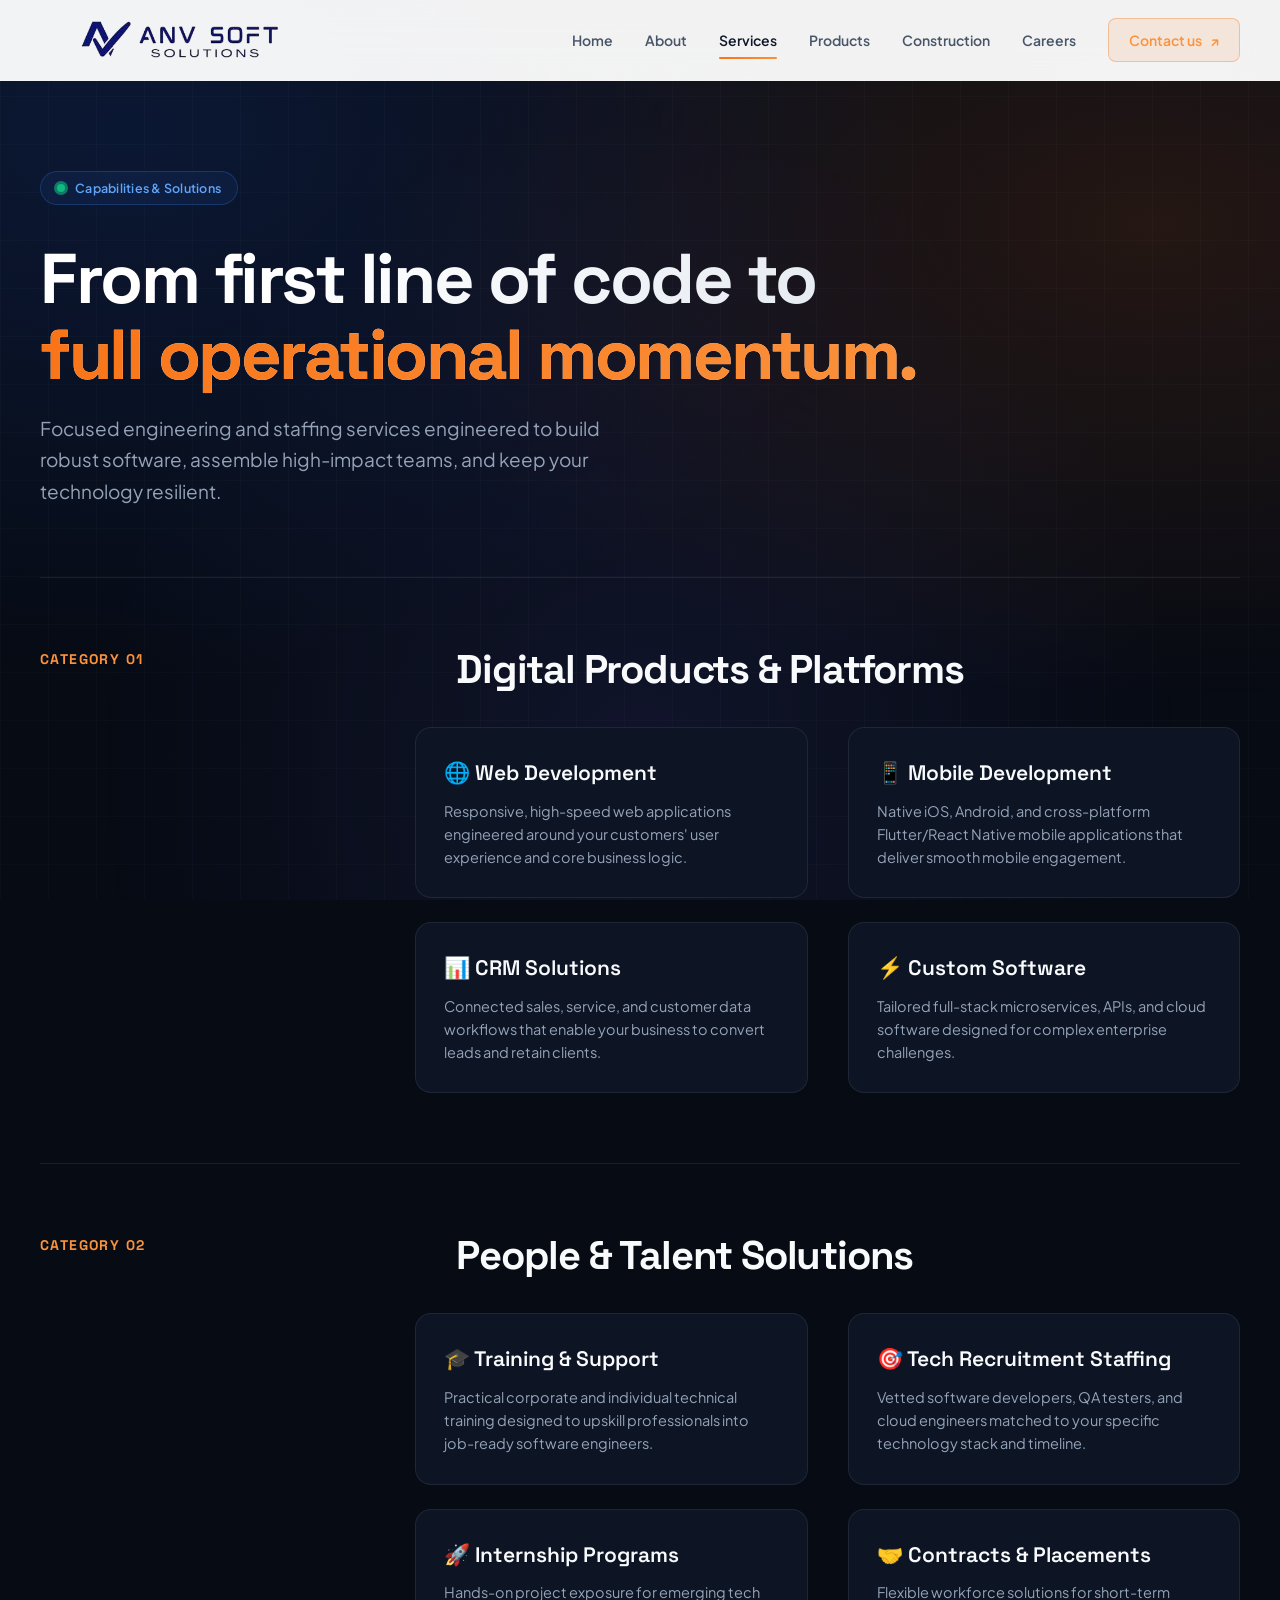
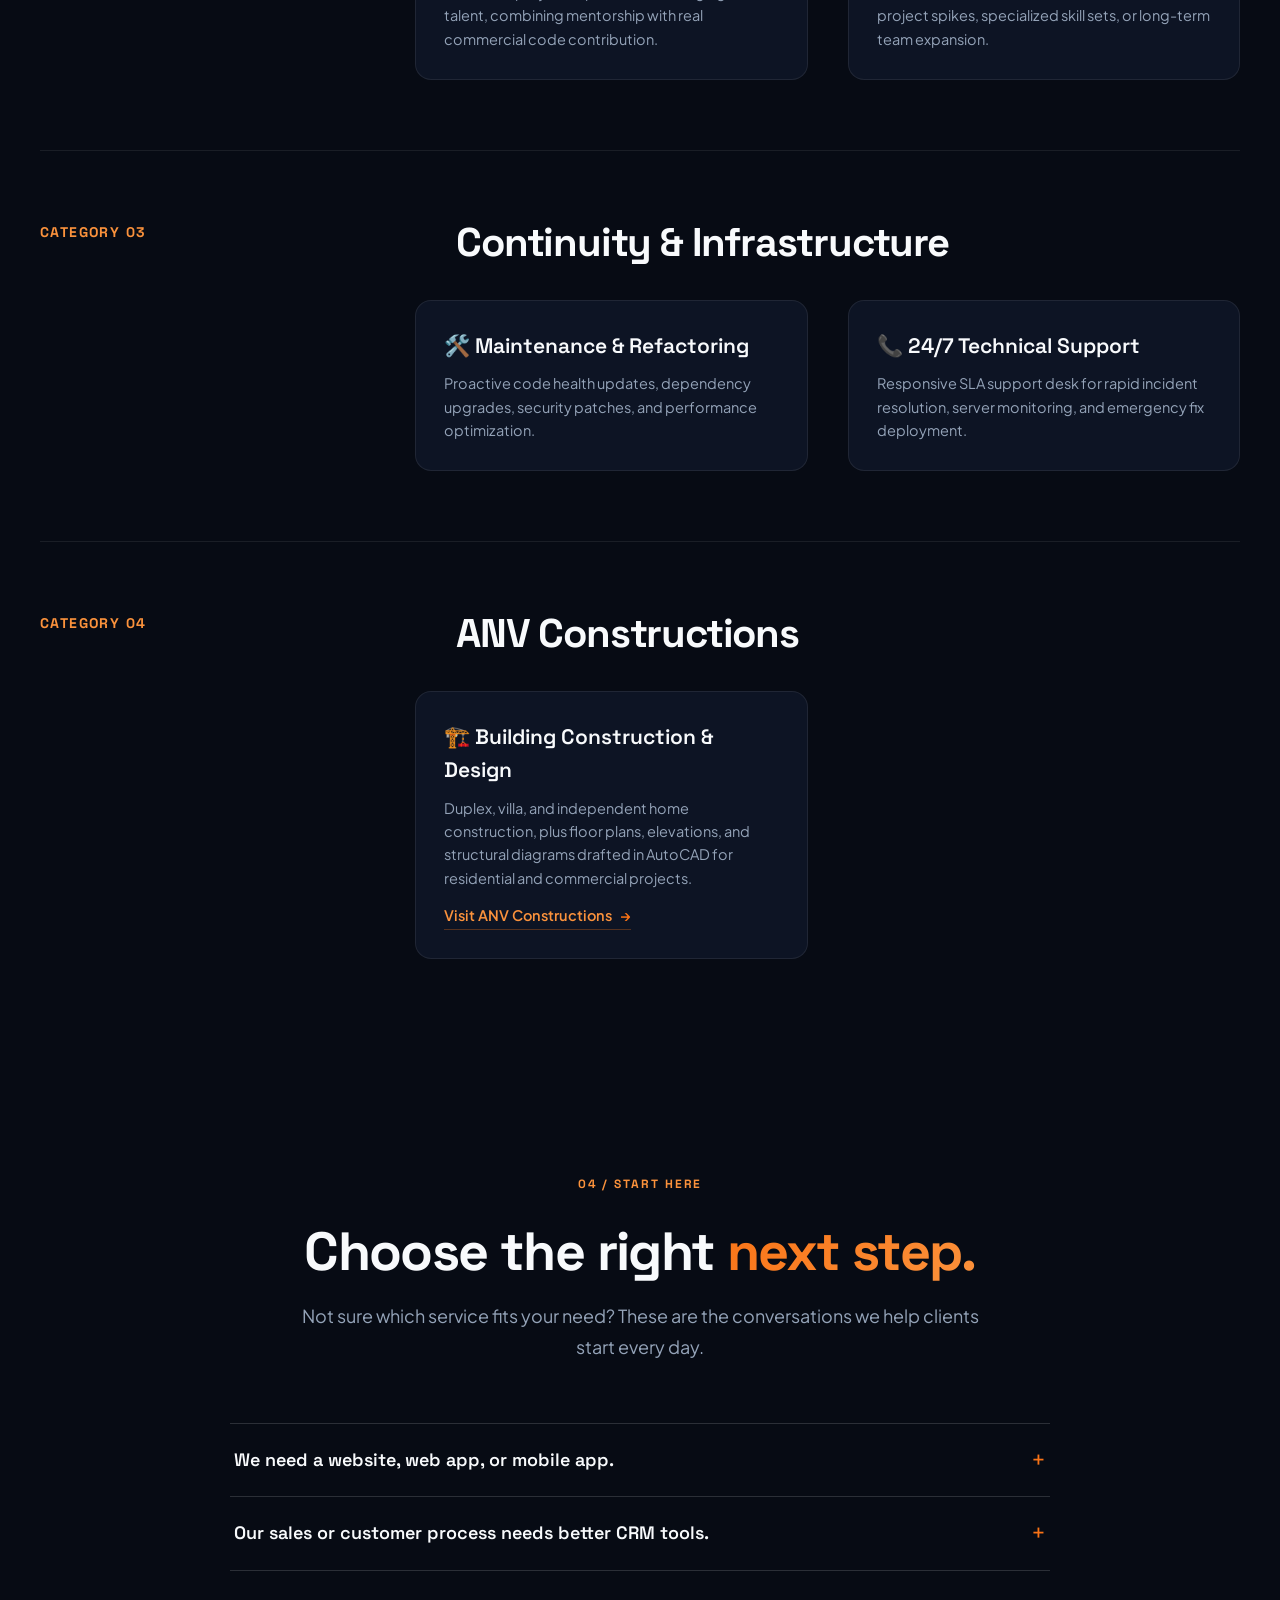
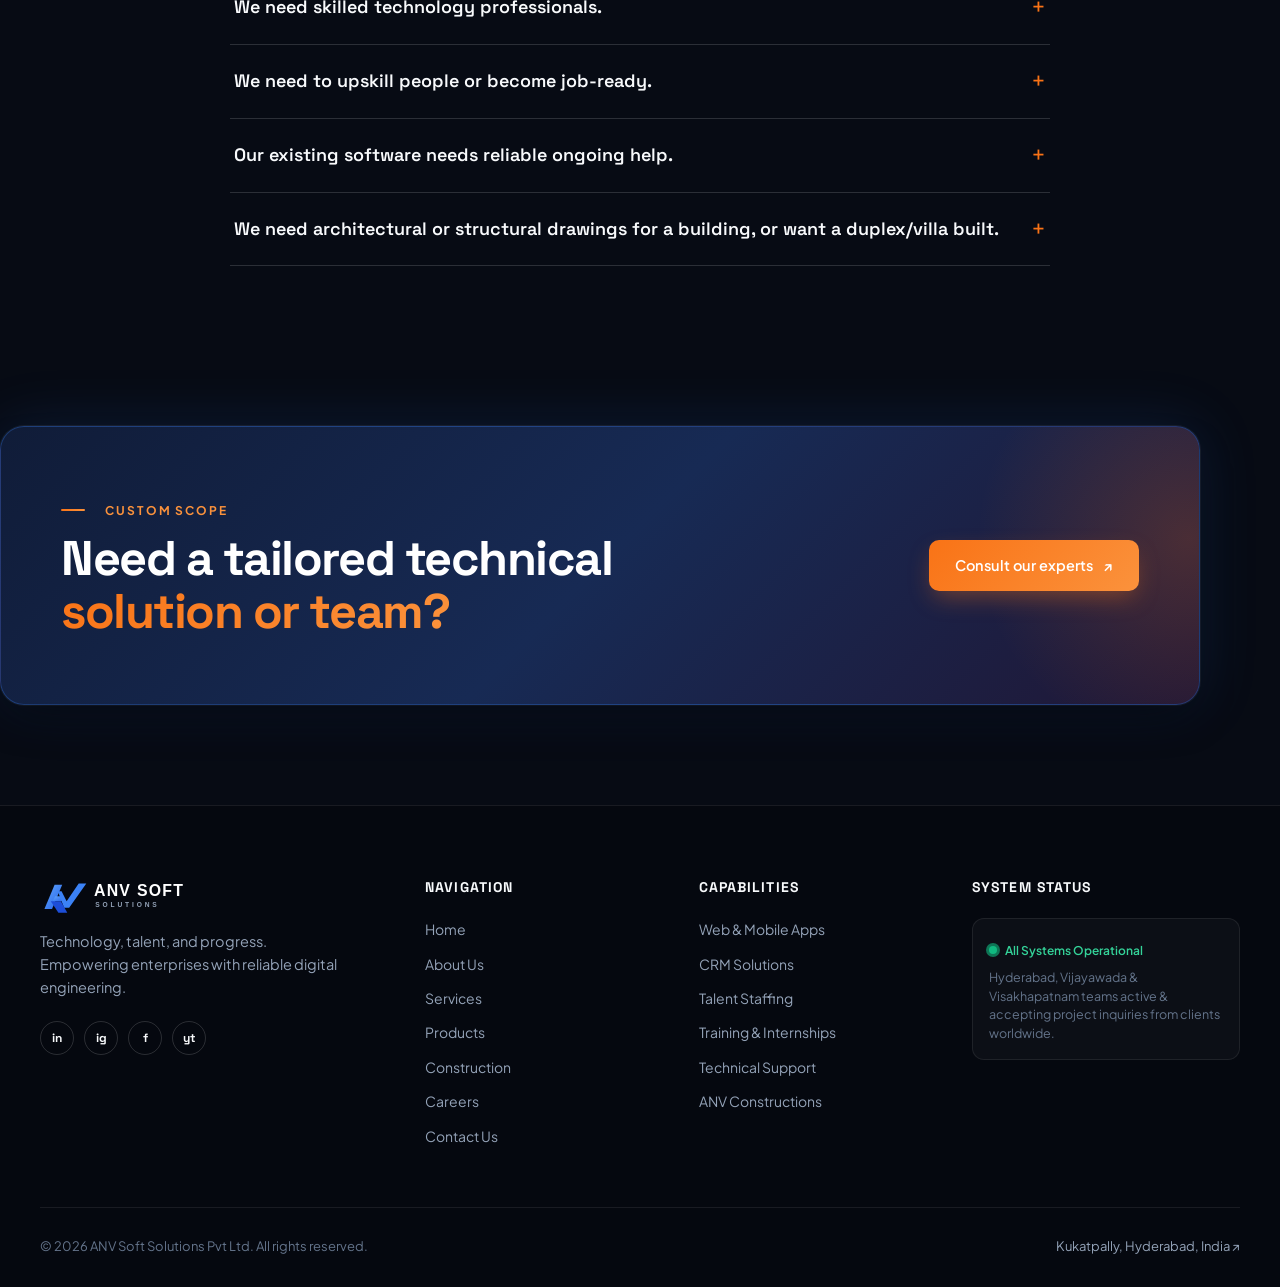
<file: services/index.html>
<!doctype html>
<html lang="en">
<head>
  <meta charset="UTF-8">
  <meta name="viewport" content="width=device-width, initial-scale=1.0">
  <meta name="description" content="ANV Soft Solutions delivers software projects, web and mobile development, CRM, custom software, staffing, and training for clients across India and worldwide.">
  <meta name="keywords" content="software development projects, web development projects, custom software projects, CRM solutions, tech staffing, IT training and internships, technical support Hyderabad, technical support Vijayawada, technical support Visakhapatnam, remote software development team">
  <meta name="robots" content="index, follow, max-image-preview:large">
  <meta name="author" content="ANV Soft Solutions Pvt Ltd">
  <link rel="canonical" href="https://www.anvsoftsolutions.com/services/">
  <meta property="og:type" content="website">
  <meta property="og:url" content="https://www.anvsoftsolutions.com/services/">
  <meta property="og:locale" content="en_US">
  <meta property="og:title" content="Software Development, Staffing & Support | ANV Soft Solutions">
  <meta property="og:description" content="Web, mobile, CRM, custom software projects, staffing, training, maintenance, and support services for clients in Hyderabad and worldwide.">
  <meta property="og:site_name" content="ANV Soft Solutions">
  <meta property="og:image" content="https://www.anvsoftsolutions.com/images/logo.jpg">
  <meta name="twitter:card" content="summary">
  <meta name="twitter:title" content="Software Development, Staffing & Support | ANV Soft Solutions">
  <meta name="twitter:description" content="Web, mobile, CRM, custom software projects, staffing, training, maintenance, and support services for clients in Hyderabad and worldwide.">
  <title>Software Development, Staffing & Support | ANV Soft Solutions</title>
  <link rel="preconnect" href="https://fonts.googleapis.com">
  <link rel="preconnect" href="https://fonts.gstatic.com" crossorigin>
  <link href="https://fonts.googleapis.com/css2?family=Plus+Jakarta+Sans:wght@300;400;500;600;700;800&family=Space+Grotesk:wght@500;600;700&display=swap" rel="stylesheet">
  <link rel="stylesheet" href="../css/style.css">
  <link rel="icon" type="image/svg+xml" href="../images/icon.svg">
  <link rel="icon" type="image/png" sizes="32x32" href="../images/favicon-32x32.png">
  <link rel="icon" type="image/png" sizes="16x16" href="../images/favicon-16x16.png">
  <link rel="apple-touch-icon" sizes="180x180" href="../images/apple-touch-icon.png">
  <link rel="manifest" href="../site.webmanifest">
  <meta name="theme-color" content="#1d4ed8">
  <script type="application/ld+json">
  {
    "@context": "https://schema.org",
    "@type": "FAQPage",
    "mainEntity": [
      {"@type":"Question","name":"We need a website, web app, or mobile app.","acceptedAnswer":{"@type":"Answer","text":"Start with Digital Products. ANV Soft Solutions can scope the experience, build the product, and support it after launch."}},
      {"@type":"Question","name":"Our sales or customer process needs better CRM tools.","acceptedAnswer":{"@type":"Answer","text":"Choose CRM Solutions. ANV Soft Solutions maps your workflow, connects customer data, and builds a system your team can use consistently."}},
      {"@type":"Question","name":"We need skilled technology professionals.","acceptedAnswer":{"@type":"Answer","text":"Choose Recruitment Staffing, Contracts, or Placements. ANV Soft Solutions helps you find developers, QA testers, cloud engineers, and other technical talent."}},
      {"@type":"Question","name":"We need to upskill people or become job-ready.","acceptedAnswer":{"@type":"Answer","text":"Choose Training, Job Support, or Internships for practical learning, mentorship, project exposure, and career guidance."}},
      {"@type":"Question","name":"Our existing software needs reliable ongoing help.","acceptedAnswer":{"@type":"Answer","text":"Choose Maintenance and Technical Support for updates, security patches, performance improvements, monitoring, and incident response."}},
      {"@type":"Question","name":"We need architectural or structural drawings for a building.","acceptedAnswer":{"@type":"Answer","text":"Choose Construction & Building Design. ANV Soft Solutions prepares accurate floor plans, elevations, and structural diagrams in AutoCAD for your construction project."}}
    ]
  }
  </script>
</head>
<body>

  <!-- Sticky Site Header -->
  <header class="site-header">
    <div class="container nav-wrap">
      <a class="brand" href="../" aria-label="ANV Soft Solutions Home">
        <img src="../images/anv.jpg" alt="ANV Soft Solutions Logo" style="height: 80px; width: auto;" />
      </a>
      
      <button class="menu-toggle" aria-label="Toggle Navigation" aria-expanded="false">
        <span></span>
        <span></span>
        <span></span>
      </button>

      <nav class="main-nav">
        <a href="../">Home</a>
        <a href="../about/">About</a>
        <a class="active" href="../services/">Services</a>
        <a href="../products/">Products</a>
        <a href="../construction/">Construction</a>
        <a href="../careers/">Careers</a>
        <a class="nav-contact" href="../contact/">Contact us <span>↗</span></a>
      </nav>
    </div>
  </header>

  <main>
    <!-- Page Hero -->
    <section class="page-hero container">
      <div class="badge-pill">
        <span class="pulse-dot"></span>
        <span>Capabilities & Solutions</span>
      </div>
      <h1>From first line of code to<br><em>full operational momentum.</em></h1>
      <p class="page-intro">Focused engineering and staffing services engineered to build robust software, assemble high-impact teams, and keep your technology resilient.</p>
    </section>

    <!-- Services Detailed Breakdown -->
    <section class="section container services-list" style="padding-top: 0;">
      
      <!-- Block 1: Digital Products -->
      <div class="service-block reveal" id="digital">
        <div class="service-block-head">
          <span class="block-badge">CATEGORY 01</span>
          <h2>Digital Products & Platforms</h2>
        </div>
        <div class="service-items">
          <div class="service-item-card">
            <h3>🌐 Web Development</h3>
            <p>Responsive, high-speed web applications engineered around your customers' user experience and core business logic.</p>
          </div>
          <div class="service-item-card">
            <h3>📱 Mobile Development</h3>
            <p>Native iOS, Android, and cross-platform Flutter/React Native mobile applications that deliver smooth mobile engagement.</p>
          </div>
          <div class="service-item-card">
            <h3>📊 CRM Solutions</h3>
            <p>Connected sales, service, and customer data workflows that enable your business to convert leads and retain clients.</p>
          </div>
          <div class="service-item-card">
            <h3>⚡ Custom Software</h3>
            <p>Tailored full-stack microservices, APIs, and cloud software designed for complex enterprise challenges.</p>
          </div>
        </div>
      </div>

      <!-- Block 2: People & Talent -->
      <div class="service-block reveal delay-1" id="people">
        <div class="service-block-head">
          <span class="block-badge">CATEGORY 02</span>
          <h2>People & Talent Solutions</h2>
        </div>
        <div class="service-items">
          <div class="service-item-card">
            <h3>🎓 Training & Support</h3>
            <p>Practical corporate and individual technical training designed to upskill professionals into job-ready software engineers.</p>
          </div>
          <div class="service-item-card">
            <h3>🎯 Tech Recruitment Staffing</h3>
            <p>Vetted software developers, QA testers, and cloud engineers matched to your specific technology stack and timeline.</p>
          </div>
          <div class="service-item-card">
            <h3>🚀 Internship Programs</h3>
            <p>Hands-on project exposure for emerging tech talent, combining mentorship with real commercial code contribution.</p>
          </div>
          <div class="service-item-card">
            <h3>🤝 Contracts & Placements</h3>
            <p>Flexible workforce solutions for short-term project spikes, specialized skill sets, or long-term team expansion.</p>
          </div>
        </div>
      </div>

      <!-- Block 3: Support & Continuity -->
      <div class="service-block reveal delay-2" id="support">
        <div class="service-block-head">
          <span class="block-badge">CATEGORY 03</span>
          <h2>Continuity & Infrastructure</h2>
        </div>
        <div class="service-items">
          <div class="service-item-card">
            <h3>🛠️ Maintenance & Refactoring</h3>
            <p>Proactive code health updates, dependency upgrades, security patches, and performance optimization.</p>
          </div>
          <div class="service-item-card">
            <h3>📞 24/7 Technical Support</h3>
            <p>Responsive SLA support desk for rapid incident resolution, server monitoring, and emergency fix deployment.</p>
          </div>
        </div>
      </div>

      <!-- Block 4: ANV Constructions -->
      <div class="service-block reveal delay-2" id="design">
        <div class="service-block-head">
          <span class="block-badge">CATEGORY 04</span>
          <h2>ANV Constructions</h2>
        </div>
        <div class="service-items">
          <div class="service-item-card">
            <h3>🏗️ Building Construction & Design</h3>
            <p>Duplex, villa, and independent home construction, plus floor plans, elevations, and structural diagrams drafted in AutoCAD for residential and commercial projects.</p>
            <a class="text-link" href="../construction/" style="margin-top: 14px; display: inline-flex;">Visit ANV Constructions <span>→</span></a>
          </div>
        </div>
      </div>

    </section>

    <section class="section container service-faq">
      <div class="section-head-center reveal">
        <div class="section-label">04 / Start here</div>
        <h2>Choose the right <span>next step.</span></h2>
        <p class="lead">Not sure which service fits your need? These are the conversations we help clients start every day.</p>
      </div>
      <div class="faq-list reveal delay-1">
        <details><summary>We need a website, web app, or mobile app.</summary><p>Start with Digital Products. We can scope the experience, build the product, and support it after launch.</p></details>
        <details><summary>Our sales or customer process needs better CRM tools.</summary><p>Choose CRM Solutions. We map your workflow, connect customer data, and build a system your team can use consistently.</p></details>
        <details><summary>We need skilled technology professionals.</summary><p>Choose Recruitment Staffing, Contracts, or Placements. We help you find developers, QA testers, cloud engineers, and other technical talent.</p></details>
        <details><summary>We need to upskill people or become job-ready.</summary><p>Choose Training, Job Support, or Internships for practical learning, mentorship, project exposure, and career guidance.</p></details>
        <details><summary>Our existing software needs reliable ongoing help.</summary><p>Choose Maintenance and Technical Support for updates, security patches, performance improvements, monitoring, and incident response.</p></details>
        <details><summary>We need architectural or structural drawings for a building, or want a duplex/villa built.</summary><p>Visit <a href="../construction/">ANV Constructions</a>. We build duplexes, villas, and independent homes end-to-end, and prepare floor plans, elevations, and structural diagrams in AutoCAD.</p></details>
      </div>
    </section>

    <!-- CTA Band -->
    <section class="container cta-band">
      <div class="cta-box reveal">
        <div class="cta-inner">
          <div>
            <div class="eyebrow" style="color: var(--orange-light);"><span></span> CUSTOM SCOPE</div>
            <h2>Need a tailored technical<br><em>solution or team?</em></h2>
          </div>
          <a class="button button-orange" href="../contact/">Consult our experts <span>↗</span></a>
        </div>
      </div>
    </section>
  </main>

  <!-- Footer -->
  <footer class="site-footer">
    <div class="container footer-grid">
      <div class="footer-about">
        <a class="brand" href="../" aria-label="ANV Soft Solutions Home">
          <img src="../images/logo-white.svg" alt="ANV Soft Solutions Logo" style="height: 38px; width: auto;" />
        </a>
        <p>Technology, talent, and progress.<br>Empowering enterprises with reliable digital engineering.</p>
        <div class="social-links" aria-label="Social media links">
          <a href="#" class="social-icon" data-social-placeholder title="LinkedIn profile coming soon" aria-label="LinkedIn">in</a>
          <a href="#" class="social-icon" data-social-placeholder title="Instagram profile coming soon" aria-label="Instagram">ig</a>
          <a href="#" class="social-icon" data-social-placeholder title="Facebook profile coming soon" aria-label="Facebook">f</a>
          <a href="#" class="social-icon" data-social-placeholder title="YouTube channel coming soon" aria-label="YouTube">yt</a>
        </div>
      </div>

      <div class="footer-col">
        <h4>Navigation</h4>
        <div class="footer-col-links">
          <a href="../">Home</a>
          <a href="../about/">About Us</a>
          <a href="../services/">Services</a>
          <a href="../products/">Products</a>
          <a href="../construction/">Construction</a>
          <a href="../careers/">Careers</a>
          <a href="../contact/">Contact Us</a>
        </div>
      </div>

      <div class="footer-col">
        <h4>Capabilities</h4>
        <div class="footer-col-links">
          <a href="../services/#digital">Web & Mobile Apps</a>
          <a href="../services/#digital">CRM Solutions</a>
          <a href="../services/#people">Talent Staffing</a>
          <a href="../services/#people">Training & Internships</a>
          <a href="../services/#support">Technical Support</a>
          <a href="../construction/">ANV Constructions</a>
        </div>
      </div>

      <div class="footer-col">
        <h4>System Status</h4>
        <div class="footer-status-box">
          <div class="footer-status-pill">
            <span class="pulse-dot"></span>
            <span>All Systems Operational</span>
          </div>
          <p>Hyderabad, Vijayawada & Visakhapatnam teams active & accepting project inquiries from clients worldwide.</p>
        </div>
      </div>
    </div>

    <div class="container footer-bottom">
      <span>© 2026 ANV Soft Solutions Pvt Ltd. All rights reserved.</span>
      <a href="https://maps.google.com/?q=Rajashekara+Enclave+Kukatpally+Hyderabad" target="_blank" rel="noreferrer">Kukatpally, Hyderabad, India ↗</a>
    </div>
  </footer>

  <script src="../js/script.js"></script>
</body>
</html>
</file>
<file: css/style.css>
/* ==========================================================================
   ANV Soft Solutions - Modern High-End Design System
   ========================================================================== */

@import url('https://fonts.googleapis.com/css2?family=Plus+Jakarta+Sans:wght@300;400;500;600;700;800&family=Space+Grotesk:wght@500;600;700&display=swap');

:root {
  /* Color Palette */
  --bg-base: #070b14;
  --bg-surface: #0d1424;
  --bg-surface-elevated: #131c31;
  --bg-surface-hover: #18233c;
  --bg-glass: rgba(13, 20, 36, 0.75);
  --bg-glass-card: rgba(255, 255, 255, 0.03);
  --bg-glass-hover: rgba(255, 255, 255, 0.06);

  /* Borders */
  --border-subtle: rgba(255, 255, 255, 0.08);
  --border-medium: rgba(255, 255, 255, 0.15);
  --border-glow-blue: rgba(59, 130, 246, 0.5);
  --border-glow-orange: rgba(249, 115, 22, 0.5);

  /* Typography Colors */
  --text-primary: #f8fafc;
  --text-secondary: #94a3b8;
  --text-muted: #64748b;
  --text-accent: #38bdf8;

  /* Accent Colors */
  --blue: #2563eb;
  --blue-bright: #3b82f6;
  --blue-light: #60a5fa;
  --indigo: #6366f1;
  --orange: #f97316;
  --orange-light: #fb923c;
  --cyan: #06b6d4;
  --emerald: #10b981;
  --purple: #a855f7;

  /* Gradients */
  --grad-primary: linear-gradient(135deg, #3b82f6 0%, #6366f1 50%, #f97316 100%);
  --grad-text-hero: linear-gradient(135deg, #ffffff 20%, #e2e8f0 70%, #94a3b8 100%);
  --grad-orange: linear-gradient(135deg, #f97316 0%, #fb923c 100%);
  --grad-blue: linear-gradient(135deg, #2563eb 0%, #3b82f6 100%);
  --grad-dark-card: linear-gradient(180deg, rgba(255, 255, 255, 0.04) 0%, rgba(255, 255, 255, 0.01) 100%);
  --grad-glow-blue: radial-gradient(circle at 50% 50%, rgba(59, 130, 246, 0.18) 0%, transparent 70%);
  --grad-glow-orange: radial-gradient(circle at 50% 50%, rgba(249, 115, 22, 0.15) 0%, transparent 70%);

  /* Shadows & Glows */
  --shadow-card: 0 20px 40px -15px rgba(0, 0, 0, 0.6), 0 0 0 1px rgba(255, 255, 255, 0.06);
  --shadow-card-hover: 0 25px 50px -12px rgba(0, 0, 0, 0.8), 0 0 0 1px rgba(59, 130, 246, 0.3);
  --shadow-glow-blue: 0 0 35px -5px rgba(59, 130, 246, 0.35);
  --shadow-glow-orange: 0 0 35px -5px rgba(249, 115, 22, 0.35);

  /* Fonts */
  --font-body: 'Plus Jakarta Sans', -apple-system, BlinkMacSystemFont, 'Segoe UI', Roboto, sans-serif;
  --font-heading: 'Space Grotesk', sans-serif;

  /* Transitions */
  --transition-fast: 0.2s cubic-bezier(0.16, 1, 0.3, 1);
  --transition-smooth: 0.35s cubic-bezier(0.16, 1, 0.3, 1);
  --transition-bounce: 0.5s cubic-bezier(0.34, 1.56, 0.64, 1);
}

/* ==========================================================================
   Reset & Global Styles
   ========================================================================== */

*, *::before, *::after {
  box-sizing: border-box;
  margin: 0;
  padding: 0;
}

html {
  scroll-behavior: smooth;
  color-scheme: dark;
}

body {
  background-color: var(--bg-base);
  color: var(--text-primary);
  font-family: var(--font-body);
  font-size: 16px;
  line-height: 1.6;
  overflow-x: hidden;
  position: relative;
  min-height: 100vh;
  -webkit-font-smoothing: antialiased;
  -moz-osx-font-smoothing: grayscale;
}

/* Ambient Background Lights & Grid */
body::before {
  content: '';
  position: fixed;
  top: 0;
  left: 0;
  width: 100%;
  height: 100%;
  background-image: 
    radial-gradient(at 10% 15%, rgba(37, 99, 235, 0.15) 0px, transparent 50%),
    radial-gradient(at 90% 25%, rgba(249, 115, 22, 0.12) 0px, transparent 50%),
    radial-gradient(at 50% 85%, rgba(99, 102, 241, 0.1) 0px, transparent 60%);
  pointer-events: none;
  z-index: -2;
}

body::after {
  content: '';
  position: fixed;
  top: 0;
  left: 0;
  width: 100%;
  height: 100%;
  background-image: linear-gradient(rgba(255, 255, 255, 0.02) 1px, transparent 1px),
                    linear-gradient(90deg, rgba(255, 255, 255, 0.02) 1px, transparent 1px);
  background-size: 48px 48px;
  pointer-events: none;
  z-index: -1;
}

a {
  color: inherit;
  text-decoration: none;
  transition: color var(--transition-fast);
}

img, svg {
  display: block;
  max-width: 100%;
}

.container {
  width: min(1200px, calc(100% - 48px));
  margin: 0 auto;
}

/* ==========================================================================
   Header & Modern Navigation
   ========================================================================== */

.site-header {
  position: sticky;
  top: 0;
  z-index: 100;
  background: rgba(255, 255, 255, 0.95);
  backdrop-filter: blur(20px);
  -webkit-backdrop-filter: blur(20px);
  border-bottom: 1px solid rgba(255, 255, 255, 0.1);
  transition: all var(--transition-smooth);
}

.site-header.scrolled {
  background: rgba(255, 255, 255, 0.98);
  border-bottom-color: rgba(0, 0, 0, 0.05);
  box-shadow: 0 10px 30px -10px rgba(0, 0, 0, 0.15);
}

.nav-wrap {
  min-height: 80px;
  display: flex;
  align-items: center;
  justify-content: space-between;
}

/* Brand Logo */
.brand {
  display: flex;
  align-items: center;
  gap: 12px;
  font-family: var(--font-heading);
  font-weight: 700;
  font-size: 18px;
  letter-spacing: 0.06em;
  color: var(--text-primary);
  user-select: none;
}

.brand-mark {
  display: grid;
  place-items: center;
  height: 40px;
  width: 40px;
  background: linear-gradient(135deg, var(--blue-bright), var(--indigo));
  color: #ffffff;
  font-size: 14px;
  font-weight: 800;
  letter-spacing: -0.05em;
  border-radius: 10px;
  box-shadow: 0 0 20px rgba(59, 130, 246, 0.4);
  position: relative;
  overflow: hidden;
  transition: transform var(--transition-bounce), box-shadow var(--transition-smooth);
}

.brand-mark::after {
  content: '';
  position: absolute;
  top: -50%;
  left: -50%;
  width: 200%;
  height: 200%;
  background: linear-gradient(45deg, transparent 40%, rgba(255, 255, 255, 0.3) 50%, transparent 60%);
  transform: rotate(45deg);
  animation: shine 4s infinite linear;
}

@keyframes shine {
  0% { transform: translateX(-100%) rotate(45deg); }
  30%, 100% { transform: translateX(100%) rotate(45deg); }
}

.brand:hover .brand-mark {
  transform: translateY(-2px) scale(1.05);
  box-shadow: 0 0 25px rgba(59, 130, 246, 0.6);
}

.brand-text {
  display: flex;
  flex-direction: column;
}

.brand-text b {
  color: var(--orange);
  font-weight: 700;
}

.brand-text small {
  font-family: var(--font-body);
  font-size: 8.5px;
  font-weight: 700;
  letter-spacing: 0.24em;
  margin-top: 2px;
  color: var(--text-secondary);
}

/* Nav Links */
.main-nav {
  display: flex;
  align-items: center;
  gap: 32px;
  font-size: 14px;
  font-weight: 600;
}

.main-nav > a:not(.nav-contact) {
  position: relative;
  padding: 8px 0;
  color: #475569;
  transition: color var(--transition-fast);
}

.main-nav > a:not(.nav-contact):hover,
.main-nav > a.active:not(.nav-contact) {
  color: #0f172a;
}

.main-nav > a:not(.nav-contact)::after {
  content: '';
  position: absolute;
  bottom: 0;
  left: 0;
  width: 0;
  height: 2px;
  background: var(--grad-orange);
  border-radius: 2px;
  transition: width var(--transition-smooth);
}

.main-nav > a:hover::after,
.main-nav > a.active:not(.nav-contact)::after {
  width: 100%;
}

.nav-contact {
  display: inline-flex;
  align-items: center;
  gap: 8px;
  padding: 10px 20px;
  background: rgba(249, 115, 22, 0.1);
  border: 1px solid rgba(249, 115, 22, 0.35);
  color: var(--orange-light);
  border-radius: 8px;
  font-weight: 600;
  transition: all var(--transition-smooth);
}

.nav-contact:hover {
  background: var(--grad-orange);
  color: #ffffff;
  border-color: transparent;
  box-shadow: var(--shadow-glow-orange);
  transform: translateY(-2px);
}

.nav-contact span {
  transition: transform var(--transition-fast);
}

.nav-contact:hover span {
  transform: translate(2px, -2px);
}

/* Mobile Toggle */
.menu-toggle {
  display: none;
  background: rgba(0, 0, 0, 0.05);
  border: 1px solid rgba(0, 0, 0, 0.1);
  border-radius: 8px;
  padding: 10px;
  cursor: pointer;
  z-index: 110;
  transition: background var(--transition-fast);
}

.menu-toggle:hover {
  background: rgba(0, 0, 0, 0.08);
}

.menu-toggle span {
  display: block;
  width: 22px;
  height: 2px;
  background: #0f172a;
  margin: 5px 0;
  transition: all var(--transition-smooth);
  border-radius: 2px;
}

.menu-toggle[aria-expanded="true"] span:nth-child(1) {
  transform: translateY(7px) rotate(45deg);
}

.menu-toggle[aria-expanded="true"] span:nth-child(2) {
  opacity: 0;
}

.menu-toggle[aria-expanded="true"] span:nth-child(3) {
  transform: translateY(-7px) rotate(-45deg);
}

/* ==========================================================================
   Buttons & Links
   ========================================================================== */

.button {
  display: inline-flex;
  align-items: center;
  justify-content: center;
  gap: 10px;
  padding: 14px 26px;
  font-family: var(--font-body);
  font-weight: 600;
  font-size: 14.5px;
  border-radius: 10px;
  cursor: pointer;
  transition: all var(--transition-smooth);
  position: relative;
  overflow: hidden;
  border: none;
}

.button-primary {
  background: linear-gradient(135deg, var(--blue-bright), var(--indigo));
  color: #ffffff;
  box-shadow: 0 10px 25px -5px rgba(59, 130, 246, 0.4);
}

.button-primary:hover {
  box-shadow: 0 15px 35px -5px rgba(59, 130, 246, 0.6);
  transform: translateY(-3px);
}

.button-orange {
  background: var(--grad-orange);
  color: #ffffff;
  box-shadow: 0 10px 25px -5px rgba(249, 115, 22, 0.4);
}

.button-orange:hover {
  box-shadow: 0 15px 35px -5px rgba(249, 115, 22, 0.6);
  transform: translateY(-3px);
}

.button-secondary {
  background: rgba(255, 255, 255, 0.05);
  color: var(--text-primary);
  border: 1px solid var(--border-medium);
  backdrop-filter: blur(10px);
}

.button-secondary:hover {
  background: rgba(255, 255, 255, 0.1);
  border-color: rgba(255, 255, 255, 0.25);
  transform: translateY(-3px);
}

.button span {
  transition: transform var(--transition-fast);
}

.button:hover span {
  transform: translate(3px, -3px);
}

.text-link {
  display: inline-flex;
  align-items: center;
  gap: 8px;
  font-size: 14.5px;
  font-weight: 600;
  color: var(--orange-light);
  transition: all var(--transition-fast);
  padding-bottom: 2px;
  border-bottom: 1.5px solid rgba(249, 115, 22, 0.3);
}

.text-link:hover {
  color: #ffffff;
  border-bottom-color: var(--orange);
  gap: 12px;
}

.text-link span {
  color: var(--orange);
  transition: transform var(--transition-fast);
}

.text-link:hover span {
  transform: translateX(4px);
}

/* ==========================================================================
   Badges & Eyebrows
   ========================================================================== */

.badge-pill {
  display: inline-flex;
  align-items: center;
  gap: 10px;
  padding: 6px 16px;
  background: rgba(59, 130, 246, 0.08);
  border: 1px solid rgba(59, 130, 246, 0.25);
  border-radius: 100px;
  font-size: 12.5px;
  font-weight: 600;
  color: var(--blue-light);
  letter-spacing: 0.02em;
  margin-bottom: 20px;
  backdrop-filter: blur(10px);
}

.badge-pill-orange {
  background: rgba(249, 115, 22, 0.08);
  border-color: rgba(249, 115, 22, 0.25);
  color: var(--orange-light);
}

.pulse-dot {
  width: 8px;
  height: 8px;
  border-radius: 50%;
  background-color: var(--emerald);
  position: relative;
}

.pulse-dot::after {
  content: '';
  position: absolute;
  inset: -3px;
  border-radius: 50%;
  background: var(--emerald);
  opacity: 0.6;
  animation: pulse-ring 2s cubic-bezier(0.4, 0, 0.6, 1) infinite;
}

@keyframes pulse-ring {
  0% { transform: scale(0.8); opacity: 0.8; }
  100% { transform: scale(2.4); opacity: 0; }
}

.eyebrow {
  display: inline-flex;
  align-items: center;
  gap: 10px;
  font-size: 12px;
  font-weight: 700;
  letter-spacing: 0.16em;
  text-transform: uppercase;
  color: var(--orange);
}

.eyebrow::before {
  content: '';
  width: 24px;
  height: 2px;
  background: var(--grad-orange);
  border-radius: 2px;
}

.section-label {
  display: inline-flex;
  align-items: center;
  gap: 8px;
  color: var(--orange-light);
  font-family: var(--font-heading);
  font-size: 12px;
  font-weight: 700;
  letter-spacing: 0.16em;
  text-transform: uppercase;
  margin-bottom: 16px;
}

/* ==========================================================================
   Hero Section (Homepage)
   ========================================================================== */

.hero {
  display: grid;
  grid-template-columns: 1.15fr 0.85fr;
  align-items: center;
  gap: 60px;
  min-height: calc(90vh - 80px);
  padding: 70px 0 90px;
  position: relative;
}

.hero-copy {
  z-index: 2;
}

.hero h1 {
  font-family: var(--font-heading);
  font-size: clamp(44px, 5.5vw, 76px);
  line-height: 1.06;
  letter-spacing: -0.035em;
  margin: 18px 0 24px;
  background: var(--grad-text-hero);
  -webkit-background-clip: text;
  -webkit-text-fill-color: transparent;
}

.hero h1 em {
  font-style: normal;
  background: var(--grad-orange);
  -webkit-background-clip: text;
  -webkit-text-fill-color: transparent;
  position: relative;
}

.hero-text {
  max-width: 540px;
  font-size: 18px;
  color: var(--text-secondary);
  line-height: 1.65;
  margin-bottom: 36px;
}

.hero-actions {
  display: flex;
  align-items: center;
  gap: 24px;
  flex-wrap: wrap;
}

/* Hero Interactive Visual Component */
.hero-art {
  position: relative;
  min-height: 480px;
  display: flex;
  align-items: center;
  justify-content: center;
  perspective: 1000px;
}

.art-glow-core {
  position: absolute;
  width: 380px;
  height: 380px;
  background: radial-gradient(circle, rgba(59, 130, 246, 0.25) 0%, rgba(249, 115, 22, 0.15) 50%, transparent 70%);
  border-radius: 50%;
  filter: blur(40px);
  animation: glow-pulse 6s ease-in-out infinite alternate;
}

@keyframes glow-pulse {
  0% { transform: scale(0.9) rotate(0deg); opacity: 0.7; }
  100% { transform: scale(1.15) rotate(180deg); opacity: 1; }
}

.orbit-ring {
  position: absolute;
  border-radius: 50%;
  border: 1px dashed rgba(255, 255, 255, 0.12);
  pointer-events: none;
}

.orbit-1 {
  width: 440px;
  height: 440px;
  animation: spin 30s linear infinite;
}

.orbit-2 {
  width: 320px;
  height: 320px;
  border-color: rgba(249, 115, 22, 0.25);
  animation: spin-reverse 20s linear infinite;
}

@keyframes spin {
  from { transform: rotate(0deg); }
  to { transform: rotate(360deg); }
}

@keyframes spin-reverse {
  from { transform: rotate(360deg); }
  to { transform: rotate(0deg); }
}

/* Glass Showcase Terminal Card */
.art-main-card {
  position: relative;
  width: 100%;
  max-width: 390px;
  background: rgba(13, 20, 36, 0.85);
  backdrop-filter: blur(20px);
  -webkit-backdrop-filter: blur(20px);
  border: 1px solid rgba(255, 255, 255, 0.12);
  border-radius: 20px;
  padding: 28px;
  box-shadow: var(--shadow-card), 0 0 30px rgba(59, 130, 246, 0.15);
  z-index: 3;
  transition: transform var(--transition-smooth), border-color var(--transition-smooth);
}

.art-main-card:hover {
  transform: translateY(-6px);
  border-color: rgba(59, 130, 246, 0.4);
}

.art-card-header {
  display: flex;
  align-items: center;
  justify-content: space-between;
  border-bottom: 1px solid var(--border-subtle);
  padding-bottom: 16px;
  margin-bottom: 20px;
}

.art-card-dots {
  display: flex;
  gap: 6px;
}

.art-card-dots span {
  width: 10px;
  height: 10px;
  border-radius: 50%;
}

.art-card-dots span:nth-child(1) { background: #ef4444; }
.art-card-dots span:nth-child(2) { background: #eab308; }
.art-card-dots span:nth-child(3) { background: #22c55e; }

.art-card-tag {
  font-size: 11px;
  font-weight: 700;
  letter-spacing: 0.05em;
  color: var(--blue-light);
  background: rgba(59, 130, 246, 0.1);
  padding: 3px 10px;
  border-radius: 6px;
}

.art-stat-row {
  display: flex;
  flex-direction: column;
  gap: 16px;
}

.art-stat-item {
  background: rgba(255, 255, 255, 0.03);
  border: 1px solid rgba(255, 255, 255, 0.06);
  border-radius: 12px;
  padding: 14px 16px;
  display: flex;
  align-items: center;
  justify-content: space-between;
}

.art-stat-label {
  font-size: 13px;
  color: var(--text-secondary);
}

.art-stat-val {
  font-family: var(--font-heading);
  font-weight: 700;
  font-size: 18px;
  color: var(--text-primary);
}

.art-stat-val.accent-orange { color: var(--orange-light); }
.art-stat-val.accent-blue { color: var(--blue-light); }

/* Floating Tech Chips */
.art-tech-chips {
  display: flex;
  flex-wrap: wrap;
  gap: 8px;
  margin-top: 18px;
}

.tech-chip {
  font-size: 11.5px;
  font-weight: 600;
  padding: 4px 10px;
  border-radius: 6px;
  background: rgba(255, 255, 255, 0.04);
  border: 1px solid var(--border-subtle);
  color: var(--text-secondary);
}

.tech-chip.active {
  background: rgba(249, 115, 22, 0.12);
  border-color: rgba(249, 115, 22, 0.3);
  color: var(--orange-light);
}

/* Floating floating badge */
.art-floating-badge {
  position: absolute;
  bottom: -20px;
  right: -20px;
  background: linear-gradient(135deg, #101c36, #162445);
  border: 1px solid rgba(59, 130, 246, 0.4);
  border-radius: 14px;
  padding: 12px 18px;
  display: flex;
  align-items: center;
  gap: 12px;
  box-shadow: 0 15px 30px rgba(0, 0, 0, 0.5);
  animation: float-badge 4s ease-in-out infinite alternate;
  z-index: 4;
}

@keyframes float-badge {
  0% { transform: translateY(0px); }
  100% { transform: translateY(-8px); }
}

.art-badge-icon {
  width: 32px;
  height: 32px;
  border-radius: 8px;
  background: var(--grad-orange);
  display: grid;
  place-items: center;
  color: #fff;
  font-weight: 700;
}

.art-badge-text small {
  display: block;
  font-size: 10px;
  color: var(--text-secondary);
  text-transform: uppercase;
  letter-spacing: 0.05em;
}

.art-badge-text strong {
  font-size: 14px;
  color: var(--text-primary);
}

/* ==========================================================================
   Trust & Metrics Strip
   ========================================================================== */

.metrics-strip {
  border-top: 1px solid var(--border-subtle);
  border-bottom: 1px solid var(--border-subtle);
  background: rgba(13, 20, 36, 0.5);
  backdrop-filter: blur(10px);
  padding: 40px 0;
  margin-bottom: 40px;
}

.metrics-grid {
  display: grid;
  grid-template-columns: repeat(4, 1fr);
  gap: 30px;
}

.metric-item {
  display: flex;
  flex-direction: column;
  position: relative;
}

.metric-item:not(:last-child)::after {
  content: '';
  position: absolute;
  right: -15px;
  top: 10%;
  height: 80%;
  width: 1px;
  background: var(--border-subtle);
}

.metric-num {
  font-family: var(--font-heading);
  font-size: clamp(32px, 3.5vw, 44px);
  font-weight: 700;
  letter-spacing: -0.03em;
  background: var(--grad-text-hero);
  -webkit-background-clip: text;
  -webkit-text-fill-color: transparent;
  line-height: 1;
  margin-bottom: 8px;
}

.metric-num.orange {
  background: var(--grad-orange);
  -webkit-background-clip: text;
  -webkit-text-fill-color: transparent;
}

.metric-label {
  font-size: 13.5px;
  color: var(--text-secondary);
  font-weight: 500;
}

/* ==========================================================================
   Sections Common Styling
   ========================================================================== */

.section {
  padding: 100px 0;
  position: relative;
}

.section-head-center {
  text-align: center;
  max-width: 680px;
  margin: 0 auto 60px;
}

.section h2 {
  font-family: var(--font-heading);
  font-size: clamp(34px, 4.2vw, 54px);
  line-height: 1.1;
  letter-spacing: -0.03em;
  margin: 12px 0 20px;
  color: var(--text-primary);
}

.section h2 span {
  background: var(--grad-orange);
  -webkit-background-clip: text;
  -webkit-text-fill-color: transparent;
}

.lead {
  font-size: 18px;
  line-height: 1.7;
  color: var(--text-secondary);
}

/* Intro Section */
.intro-grid {
  display: grid;
  grid-template-columns: 1fr 2fr;
  gap: 60px;
  align-items: start;
}

/* ==========================================================================
   Service Cards Grid (Spotlight Glass Cards)
   ========================================================================== */

.service-preview {
  padding-top: 40px;
}

.section-header-flex {
  display: flex;
  justify-content: space-between;
  align-items: flex-end;
  margin-bottom: 40px;
}

.service-grid {
  display: grid;
  grid-template-columns: repeat(3, 1fr);
  gap: 24px;
}

.card-spotlight {
  background: var(--bg-surface);
  border: 1px solid var(--border-subtle);
  border-radius: 20px;
  padding: 36px 30px;
  display: flex;
  flex-direction: column;
  justify-content: space-between;
  min-height: 360px;
  position: relative;
  overflow: hidden;
  transition: all var(--transition-smooth);
}

.card-spotlight::before {
  content: '';
  position: absolute;
  inset: 0;
  background: radial-gradient(400px circle at var(--mouse-x, 50%) var(--mouse-y, 50%), rgba(59, 130, 246, 0.12), transparent 40%);
  opacity: 0;
  transition: opacity var(--transition-smooth);
  pointer-events: none;
}

.card-spotlight:hover {
  transform: translateY(-8px);
  border-color: rgba(59, 130, 246, 0.35);
  box-shadow: var(--shadow-card-hover);
}

.card-spotlight:hover::before {
  opacity: 1;
}

.card-top {
  display: flex;
  align-items: center;
  justify-content: space-between;
  margin-bottom: 28px;
}

.card-icon {
  width: 52px;
  height: 52px;
  border-radius: 14px;
  background: rgba(59, 130, 246, 0.1);
  border: 1px solid rgba(59, 130, 246, 0.2);
  display: grid;
  place-items: center;
  color: var(--blue-light);
  font-size: 22px;
}

.card-orange .card-icon {
  background: rgba(249, 115, 22, 0.1);
  border-color: rgba(249, 115, 22, 0.2);
  color: var(--orange-light);
}

.card-purple .card-icon {
  background: rgba(168, 85, 247, 0.1);
  border-color: rgba(168, 85, 247, 0.2);
  color: var(--purple);
}

.card-number {
  font-family: var(--font-heading);
  font-size: 14px;
  font-weight: 700;
  color: var(--text-muted);
}

.card-content h3 {
  font-family: var(--font-heading);
  font-size: 24px;
  font-weight: 600;
  line-height: 1.2;
  margin-bottom: 12px;
  color: var(--text-primary);
}

.card-content p {
  color: var(--text-secondary);
  font-size: 15px;
  line-height: 1.6;
  margin-bottom: 24px;
}

.card-bottom {
  display: flex;
  align-items: center;
  justify-content: space-between;
  padding-top: 16px;
  border-top: 1px solid var(--border-subtle);
}

.card-tags {
  display: flex;
  gap: 6px;
  flex-wrap: wrap;
}

.tag {
  font-size: 11px;
  font-weight: 600;
  color: var(--text-muted);
  background: rgba(255, 255, 255, 0.04);
  padding: 3px 8px;
  border-radius: 4px;
}

.circle-arrow {
  width: 38px;
  height: 38px;
  border-radius: 50%;
  border: 1px solid var(--border-medium);
  display: grid;
  place-items: center;
  color: var(--text-primary);
  font-size: 16px;
  transition: all var(--transition-fast);
}

.card-spotlight:hover .circle-arrow {
  background: var(--orange);
  border-color: var(--orange);
  color: #fff;
  transform: rotate(45deg);
}

/* ==========================================================================
   Workflow / Process Pipeline
   ========================================================================== */

.process-section {
  background: linear-gradient(180deg, transparent 0%, rgba(13, 20, 36, 0.6) 50%, transparent 100%);
}

.process-grid {
  display: grid;
  grid-template-columns: repeat(4, 1fr);
  gap: 24px;
  margin-top: 40px;
}

.process-step {
  background: var(--bg-surface);
  border: 1px solid var(--border-subtle);
  border-radius: 16px;
  padding: 30px 24px;
  position: relative;
  transition: all var(--transition-smooth);
}

.process-step:hover {
  transform: translateY(-5px);
  border-color: rgba(59, 130, 246, 0.3);
  background: var(--bg-surface-elevated);
}

.step-num {
  font-family: var(--font-heading);
  font-size: 36px;
  font-weight: 700;
  color: rgba(255, 255, 255, 0.12);
  line-height: 1;
  margin-bottom: 16px;
  display: flex;
  align-items: center;
  justify-content: space-between;
}

.step-num span {
  font-size: 18px;
  color: var(--orange);
}

.process-step h4 {
  font-family: var(--font-heading);
  font-size: 19px;
  font-weight: 600;
  margin-bottom: 10px;
  color: var(--text-primary);
}

.process-step p {
  color: var(--text-secondary);
  font-size: 14px;
  line-height: 1.6;
}

/* ==========================================================================
   Call To Action (CTA) Banner
   ========================================================================== */

.cta-band {
  margin: 60px 0 100px;
}

.cta-box {
  background: linear-gradient(135deg, #101c38 0%, #172a54 50%, #201736 100%);
  border: 1px solid rgba(59, 130, 246, 0.3);
  border-radius: 24px;
  padding: 65px 60px;
  position: relative;
  overflow: hidden;
  box-shadow: var(--shadow-card), 0 0 60px rgba(59, 130, 246, 0.15);
}

.cta-box::before {
  content: '';
  position: absolute;
  top: -50%;
  right: -20%;
  width: 500px;
  height: 500px;
  background: radial-gradient(circle, rgba(249, 115, 22, 0.2) 0%, transparent 60%);
  pointer-events: none;
}

.cta-inner {
  position: relative;
  z-index: 2;
  display: flex;
  align-items: center;
  justify-content: space-between;
  gap: 40px;
}

.cta-box h2 {
  font-family: var(--font-heading);
  font-size: clamp(32px, 3.8vw, 50px);
  line-height: 1.1;
  letter-spacing: -0.03em;
  margin: 12px 0 0;
  color: #ffffff;
}

.cta-box h2 em {
  font-style: normal;
  background: var(--grad-orange);
  -webkit-background-clip: text;
  -webkit-text-fill-color: transparent;
}

/* ==========================================================================
   Page Hero (Sub-pages: About, Services, Careers, Contact)
   ========================================================================== */

.page-hero {
  padding: 90px 0 70px;
  text-align: left;
  position: relative;
}

.page-hero h1 {
  font-family: var(--font-heading);
  font-size: clamp(44px, 5.5vw, 72px);
  line-height: 1.08;
  letter-spacing: -0.035em;
  margin: 16px 0 20px;
  background: var(--grad-text-hero);
  -webkit-background-clip: text;
  -webkit-text-fill-color: transparent;
}

.page-hero h1 em {
  font-style: normal;
  background: var(--grad-orange);
  -webkit-background-clip: text;
  -webkit-text-fill-color: transparent;
}

.page-intro {
  max-width: 600px;
  font-size: 19px;
  color: var(--text-secondary);
  line-height: 1.65;
}

/* Sub-page Split Sections & Values */
.split-section {
  display: grid;
  grid-template-columns: 1fr 2.2fr;
  gap: 60px;
  border-top: 1px solid var(--border-subtle);
  padding-top: 80px;
}

.values-grid {
  display: grid;
  grid-template-columns: repeat(3, 1fr);
  gap: 24px;
  margin-top: 40px;
}

.value-card {
  background: var(--bg-surface);
  border: 1px solid var(--border-subtle);
  border-radius: 16px;
  padding: 28px;
  transition: all var(--transition-smooth);
}

.value-card:hover {
  transform: translateY(-5px);
  border-color: rgba(59, 130, 246, 0.3);
  background: var(--bg-surface-elevated);
}

.value-card strong {
  font-family: var(--font-heading);
  color: var(--orange-light);
  font-size: 13px;
  letter-spacing: 0.05em;
}

.value-card h3 {
  font-family: var(--font-heading);
  font-size: 22px;
  font-weight: 600;
  margin: 16px 0 10px;
  color: var(--text-primary);
}

.value-card p {
  font-size: 14.5px;
  color: var(--text-secondary);
  line-height: 1.6;
}

/* Quote Band */
.quote-band {
  background: linear-gradient(135deg, #0f1c3a, #162447);
  border-top: 1px solid var(--border-subtle);
  border-bottom: 1px solid var(--border-subtle);
  padding: 90px 0;
  text-align: center;
  position: relative;
  overflow: hidden;
}

.quote-band p {
  font-family: var(--font-heading);
  font-size: clamp(32px, 4.2vw, 56px);
  line-height: 1.15;
  letter-spacing: -0.03em;
  color: var(--text-primary);
  max-width: 850px;
  margin: 0 auto;
}

.quote-band em {
  font-style: normal;
  background: var(--grad-orange);
  -webkit-background-clip: text;
  -webkit-text-fill-color: transparent;
}

.quote-band span {
  display: inline-block;
  margin-top: 28px;
  font-size: 12px;
  font-weight: 700;
  letter-spacing: 0.2em;
  color: var(--blue-light);
}

/* ==========================================================================
   Services Page Components
   ========================================================================== */

.service-block {
  border-top: 1px solid var(--border-subtle);
  padding: 70px 0;
}

.service-block-head {
  display: grid;
  grid-template-columns: 1fr 2.2fr;
  gap: 60px;
  margin-bottom: 35px;
}

.service-block-head .block-badge {
  font-family: var(--font-heading);
  font-size: 14px;
  font-weight: 700;
  color: var(--orange-light);
  letter-spacing: 0.1em;
}

.service-block-head h2 {
  font-family: var(--font-heading);
  font-size: 40px;
  letter-spacing: -0.03em;
  color: var(--text-primary);
  margin: 0;
}

.service-items {
  margin-left: calc(100% / 3.2);
  display: grid;
  grid-template-columns: 1fr 1fr;
  gap: 24px 40px;
}

.service-item-card {
  background: var(--bg-surface);
  border: 1px solid var(--border-subtle);
  border-radius: 16px;
  padding: 28px;
  transition: all var(--transition-smooth);
}

.service-item-card:hover {
  transform: translateY(-4px);
  border-color: rgba(59, 130, 246, 0.3);
  background: var(--bg-surface-elevated);
}

.service-item-card h3 {
  font-family: var(--font-heading);
  font-size: 21px;
  font-weight: 600;
  margin-bottom: 10px;
  color: var(--text-primary);
  display: flex;
  align-items: center;
  gap: 10px;
}

.service-item-card p {
  color: var(--text-secondary);
  font-size: 14.5px;
  line-height: 1.6;
}

/* ==========================================================================
   Careers Page Components
   ========================================================================== */

.career-grid {
  display: grid;
  grid-template-columns: 1fr 2.2fr;
  gap: 60px;
  border-top: 1px solid var(--border-subtle);
  padding-top: 80px;
}

.opportunity-list {
  display: flex;
  flex-direction: column;
  gap: 16px;
}

.opportunity-card {
  display: grid;
  grid-template-columns: 48px 1fr 40px;
  gap: 24px;
  align-items: center;
  padding: 26px 30px;
  background: var(--bg-surface);
  border: 1px solid var(--border-subtle);
  border-radius: 16px;
  transition: all var(--transition-smooth);
}

.opportunity-card:hover {
  transform: translateY(-4px);
  border-color: rgba(249, 115, 22, 0.4);
  background: var(--bg-surface-elevated);
  box-shadow: 0 15px 30px -10px rgba(0, 0, 0, 0.5);
}

.opportunity-num {
  font-family: var(--font-heading);
  font-size: 16px;
  font-weight: 700;
  color: var(--orange-light);
}

.opportunity-content h3 {
  font-family: var(--font-heading);
  font-size: 21px;
  font-weight: 600;
  margin-bottom: 6px;
  color: var(--text-primary);
}

.opportunity-content p {
  color: var(--text-secondary);
  font-size: 14.5px;
  margin-bottom: 8px;
}

.opportunity-tags {
  display: flex;
  gap: 8px;
}

.opportunity-arrow {
  width: 36px;
  height: 36px;
  border-radius: 50%;
  border: 1px solid var(--border-medium);
  display: grid;
  place-items: center;
  font-size: 16px;
  color: var(--text-primary);
  transition: all var(--transition-fast);
}

.opportunity-card:hover .opportunity-arrow {
  background: var(--orange);
  border-color: var(--orange);
  color: #fff;
  transform: translate(2px, -2px);
}

/* ==========================================================================
   Contact Page Components
   ========================================================================== */

.contact-layout {
  display: grid;
  grid-template-columns: 1fr 1.2fr;
  gap: 60px;
  border-top: 1px solid var(--border-subtle);
  padding-top: 80px;
}

.contact-details {
  display: flex;
  flex-direction: column;
  gap: 40px;
}

.contact-info-card {
  background: var(--bg-surface);
  border: 1px solid var(--border-subtle);
  border-radius: 20px;
  padding: 32px;
}

.detail-label {
  display: inline-flex;
  align-items: center;
  gap: 8px;
  color: var(--orange-light);
  text-transform: uppercase;
  letter-spacing: 0.15em;
  font-size: 11px;
  font-weight: 700;
  margin-bottom: 14px;
}

.contact-info-card p {
  color: var(--text-secondary);
  line-height: 1.7;
  font-size: 15px;
  margin-bottom: 20px;
}

.big-link {
  display: block;
  font-family: var(--font-heading);
  font-size: clamp(24px, 3vw, 32px);
  font-weight: 700;
  color: var(--text-primary);
  letter-spacing: -0.02em;
  transition: color var(--transition-fast);
}

.big-link + .big-link {
  margin-top: 10px;
}

.big-link:hover {
  color: var(--orange-light);
}

.email-link,
.support-email a {
  color: var(--text-primary);
  font-weight: 600;
  overflow-wrap: anywhere;
  transition: color var(--transition-fast);
}

.email-link:hover,
.support-email a:hover {
  color: var(--orange-light);
}

.support-email {
  font-size: 13px !important;
  margin-top: 14px;
}

.support-email span {
  color: var(--text-muted);
}

/* Modern Form */
.contact-form-card {
  background: var(--bg-surface);
  border: 1px solid var(--border-subtle);
  border-radius: 20px;
  padding: 40px;
  box-shadow: var(--shadow-card);
}

.contact-form {
  display: flex;
  flex-direction: column;
}

.form-group {
  display: flex;
  flex-direction: column;
  margin-bottom: 24px;
}

.form-group label {
  font-size: 13px;
  font-weight: 600;
  color: var(--text-primary);
  margin-bottom: 8px;
}

.form-group input,
.form-group textarea,
.form-group select {
  background: rgba(7, 11, 20, 0.6);
  border: 1px solid var(--border-medium);
  border-radius: 10px;
  padding: 14px 16px;
  font-family: var(--font-body);
  font-size: 15px;
  color: var(--text-primary);
  outline: none;
  transition: all var(--transition-fast);
}

.form-group input:focus,
.form-group textarea:focus,
.form-group select:focus {
  border-color: var(--blue-bright);
  box-shadow: 0 0 0 3px rgba(59, 130, 246, 0.2);
  background: rgba(7, 11, 20, 0.9);
}

.form-group input::placeholder,
.form-group textarea::placeholder {
  color: var(--text-muted);
}

.form-status {
  padding: 12px 16px;
  border-radius: 8px;
  font-size: 14px;
  font-weight: 600;
  margin-top: 18px;
  display: none;
}

.form-status.success {
  display: block;
  background: rgba(16, 185, 129, 0.15);
  border: 1px solid rgba(16, 185, 129, 0.3);
  color: #34d399;
}

.form-status.error {
  display: block;
  background: rgba(239, 68, 68, 0.15);
  border: 1px solid rgba(239, 68, 68, 0.3);
  color: #f87171;
}

.upload-section {
  border-top: 1px solid var(--border-subtle);
  padding-top: 80px;
}

.upload-intro {
  max-width: 680px;
  margin: 18px 0 34px;
}

.upload-form {
  max-width: 820px;
  background: var(--bg-surface);
  border: 1px solid var(--border-subtle);
  border-radius: 20px;
  padding: 40px;
  box-shadow: var(--shadow-card);
}

.upload-form-grid {
  display: grid;
  grid-template-columns: repeat(2, 1fr);
  gap: 24px;
}

.upload-help {
  color: var(--text-muted);
  font-size: 12px;
  margin-top: 8px;
}

/* ==========================================================================
   Footer
   ========================================================================== */

.site-footer {
  background: #05080f;
  border-top: 1px solid var(--border-subtle);
  color: var(--text-secondary);
  padding: 70px 0 30px;
  position: relative;
  z-index: 10;
}

.footer-grid {
  display: grid;
  grid-template-columns: 1.5fr 1fr 1fr 1.2fr;
  gap: 50px;
  padding-bottom: 60px;
}

.footer-about p {
  font-size: 14.5px;
  line-height: 1.6;
  margin-top: 16px;
  color: var(--text-secondary);
  max-width: 320px;
}

.social-links {
  display: flex;
  gap: 10px;
  margin-top: 22px;
}

.social-icon {
  width: 34px;
  height: 34px;
  display: grid;
  place-items: center;
  border: 1px solid var(--border-medium);
  border-radius: 50%;
  color: var(--text-primary);
  font-family: var(--font-heading);
  font-size: 12px;
  font-weight: 700;
  text-transform: lowercase;
  transition: color var(--transition-fast), border-color var(--transition-fast), background var(--transition-fast), transform var(--transition-fast);
}

.social-icon:hover {
  color: #05080f;
  border-color: var(--orange-light);
  background: var(--orange-light);
  transform: translateY(-3px);
}

.footer-col h4 {
  font-family: var(--font-heading);
  font-size: 14px;
  font-weight: 700;
  letter-spacing: 0.08em;
  text-transform: uppercase;
  color: var(--text-primary);
  margin-bottom: 20px;
}

.footer-col-links {
  display: flex;
  flex-direction: column;
  gap: 12px;
}

.footer-col-links a {
  font-size: 14px;
  color: var(--text-secondary);
  transition: all var(--transition-fast);
}

.footer-col-links a:hover {
  color: var(--orange-light);
  transform: translateX(3px);
}

.footer-status-box {
  background: rgba(255, 255, 255, 0.03);
  border: 1px solid var(--border-subtle);
  border-radius: 12px;
  padding: 16px;
}

.footer-status-pill {
  display: inline-flex;
  align-items: center;
  gap: 8px;
  font-size: 12px;
  font-weight: 600;
  color: #34d399;
  margin-bottom: 8px;
}

.footer-status-box p {
  font-size: 12.5px;
  color: var(--text-muted);
  line-height: 1.5;
  margin: 0;
}

.footer-bottom {
  border-top: 1px solid var(--border-subtle);
  padding-top: 28px;
  display: flex;
  justify-content: space-between;
  align-items: center;
  font-size: 13px;
  color: var(--text-muted);
}

.footer-bottom a {
  color: var(--text-secondary);
}

.footer-bottom a:hover {
  color: var(--orange-light);
}

/* ==========================================================================
   Animations & Scroll Reveal
   ========================================================================== */

.reveal {
  opacity: 0;
  transform: translateY(24px);
  transition: opacity 0.7s cubic-bezier(0.16, 1, 0.3, 1), transform 0.7s cubic-bezier(0.16, 1, 0.3, 1);
}

.reveal.active {
  opacity: 1;
  transform: translateY(0);
}

.delay-1 { transition-delay: 0.12s; }
.delay-2 { transition-delay: 0.24s; }
.delay-3 { transition-delay: 0.36s; }

/* ==========================================================================
   Responsive Breakpoints
   ========================================================================== */

@media (max-width: 1024px) {
  .hero {
    grid-template-columns: 1fr;
    gap: 50px;
    padding: 50px 0 70px;
  }

  .hero-art {
    min-height: 400px;
  }

  .metrics-grid {
    grid-template-columns: repeat(2, 1fr);
    gap: 30px;
  }

  .metric-item:nth-child(2)::after {
    display: none;
  }

  .service-grid {
    grid-template-columns: repeat(2, 1fr);
  }

  .process-grid {
    grid-template-columns: repeat(2, 1fr);
  }

  .footer-grid {
    grid-template-columns: repeat(2, 1fr);
    gap: 40px;
  }

  .service-items {
    margin-left: 0;
  }
}

@media (max-width: 768px) {
  .container {
    width: calc(100% - 36px);
  }

  .upload-form {
    padding: 28px 22px;
  }

  .upload-form-grid {
    grid-template-columns: 1fr;
  }

  .nav-wrap {
    min-height: 70px;
  }

  .menu-toggle {
    display: block;
  }

  .main-nav {
    display: none;
    position: absolute;
    top: 70px;
    left: 0;
    right: 0;
    background: rgba(255, 255, 255, 0.98);
    backdrop-filter: blur(24px);
    -webkit-backdrop-filter: blur(24px);
    padding: 24px 20px 30px;
    flex-direction: column;
    align-items: stretch;
    gap: 8px;
    border-bottom: 1px solid rgba(0, 0, 0, 0.1);
    box-shadow: 0 20px 40px rgba(0, 0, 0, 0.15);
  }

  .main-nav.open {
    display: flex;
  }

  .main-nav > a:not(.nav-contact) {
    padding: 12px 16px;
    border-radius: 8px;
    color: #0f172a;
  }

  .main-nav > a:not(.nav-contact):hover {
    background: rgba(0, 0, 0, 0.05);
  }

  .main-nav > a::after {
    display: none;
  }

  .nav-contact {
    margin-top: 12px;
    justify-content: center;
  }

  .hero h1, .page-hero h1 {
    font-size: clamp(38px, 9vw, 52px);
  }

  .hero-actions {
    flex-direction: column;
    align-items: stretch;
  }

  .button {
    width: 100%;
  }

  .metrics-grid {
    grid-template-columns: 1fr 1fr;
  }

  .metric-item::after {
    display: none !important;
  }

  .intro-grid,
  .split-section,
  .service-block-head,
  .career-grid,
  .contact-layout {
    grid-template-columns: 1fr;
    gap: 30px;
  }

  .service-grid,
  .process-grid,
  .values-grid,
  .service-items {
    grid-template-columns: 1fr;
  }

  .cta-inner {
    flex-direction: column;
    align-items: flex-start;
  }

  .cta-box {
    padding: 40px 24px;
  }

  .footer-grid {
    grid-template-columns: 1fr;
    gap: 36px;
  }

  .footer-bottom {
    flex-direction: column;
    gap: 12px;
    text-align: center;
  }

  .art-floating-badge {
    right: 0;
    bottom: -15px;
  }
}

/* Service FAQ */
.service-faq {
  padding-top: 40px;
}

.faq-list {
  max-width: 820px;
  margin: 0 auto;
  border-top: 1px solid var(--border-medium);
}

.faq-list details {
  border-bottom: 1px solid var(--border-medium);
  padding: 22px 4px;
}

.faq-list summary {
  cursor: pointer;
  font-family: var(--font-heading);
  font-size: 18px;
  font-weight: 600;
  color: var(--text-primary);
  list-style: none;
  padding-right: 28px;
  position: relative;
}

.faq-list summary::-webkit-details-marker {
  display: none;
}

.faq-list summary::after {
  content: '+';
  color: var(--orange);
  font-size: 24px;
  font-weight: 400;
  position: absolute;
  right: 0;
  top: -5px;
}

.faq-list details[open] summary::after {
  content: '−';
}

.faq-list details p {
  color: var(--text-secondary);
  font-size: 15px;
  line-height: 1.7;
  margin: 14px 32px 0 0;
}
</file>
